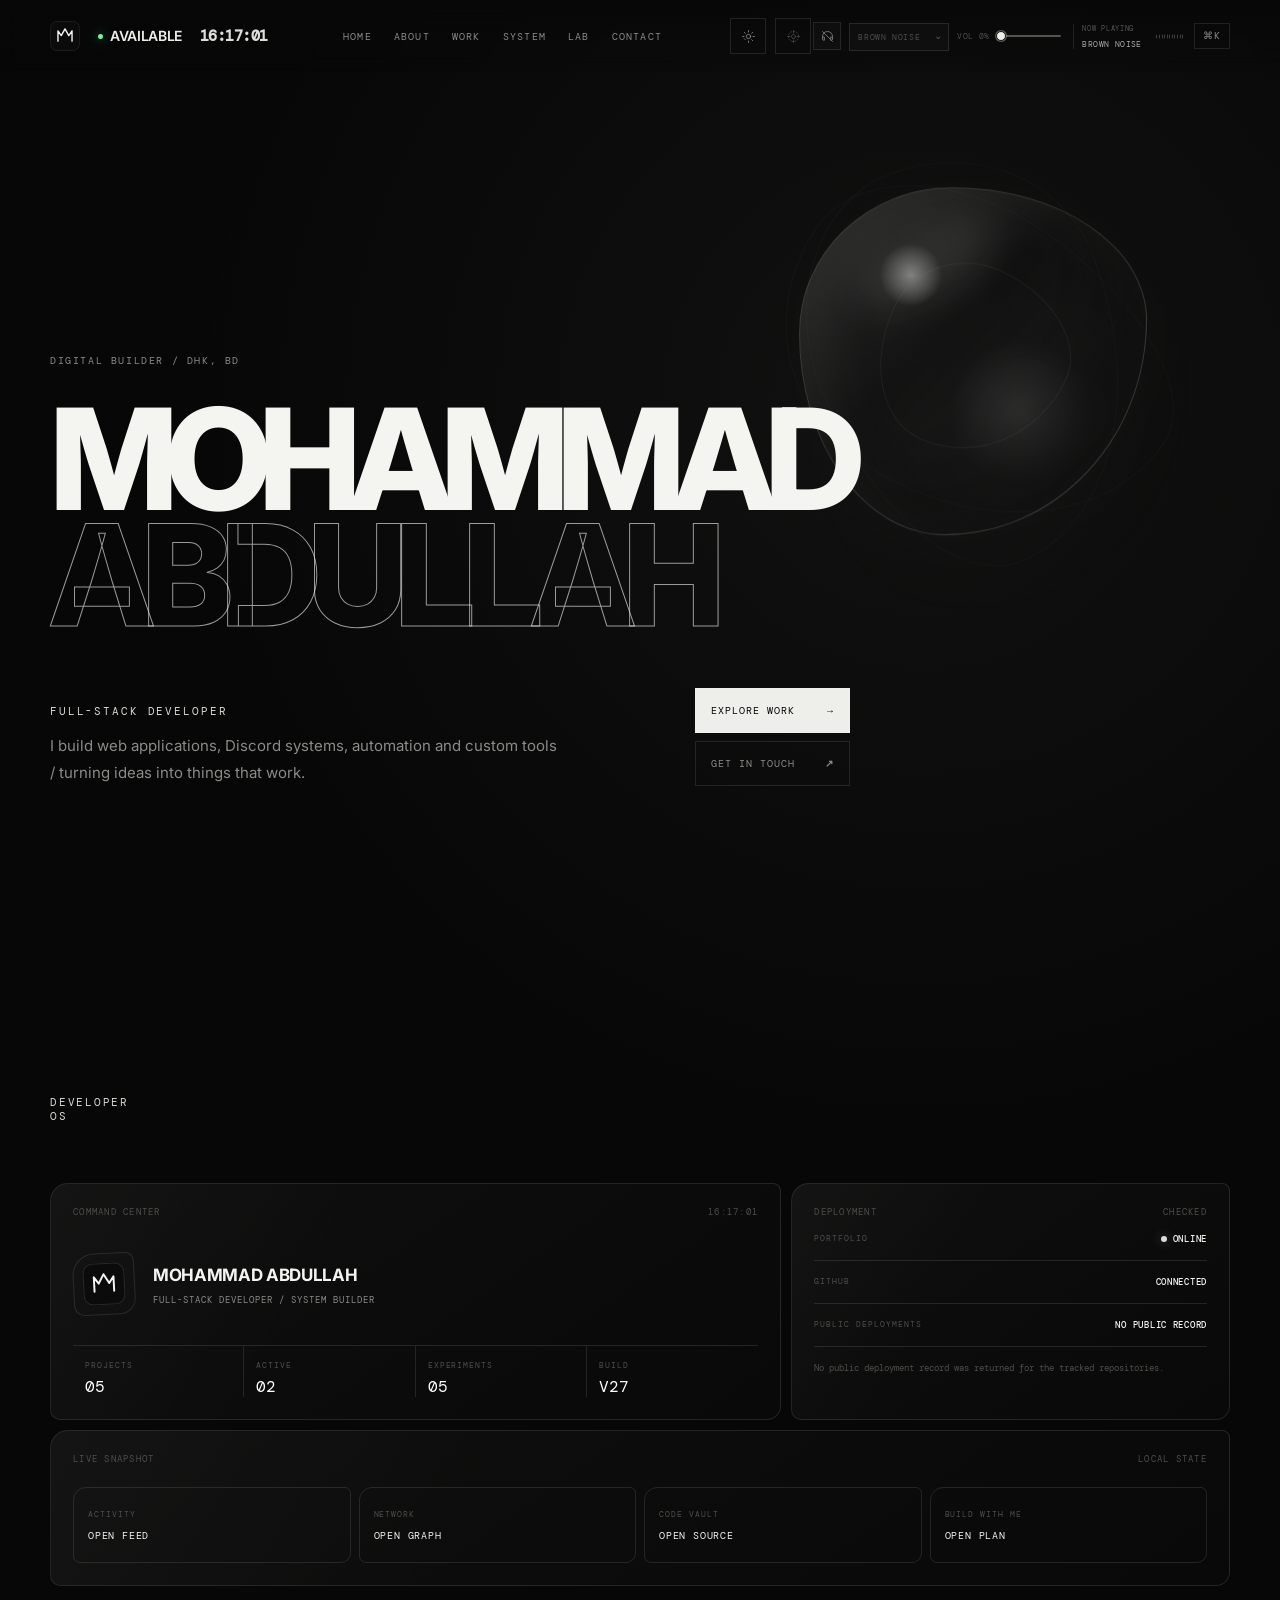
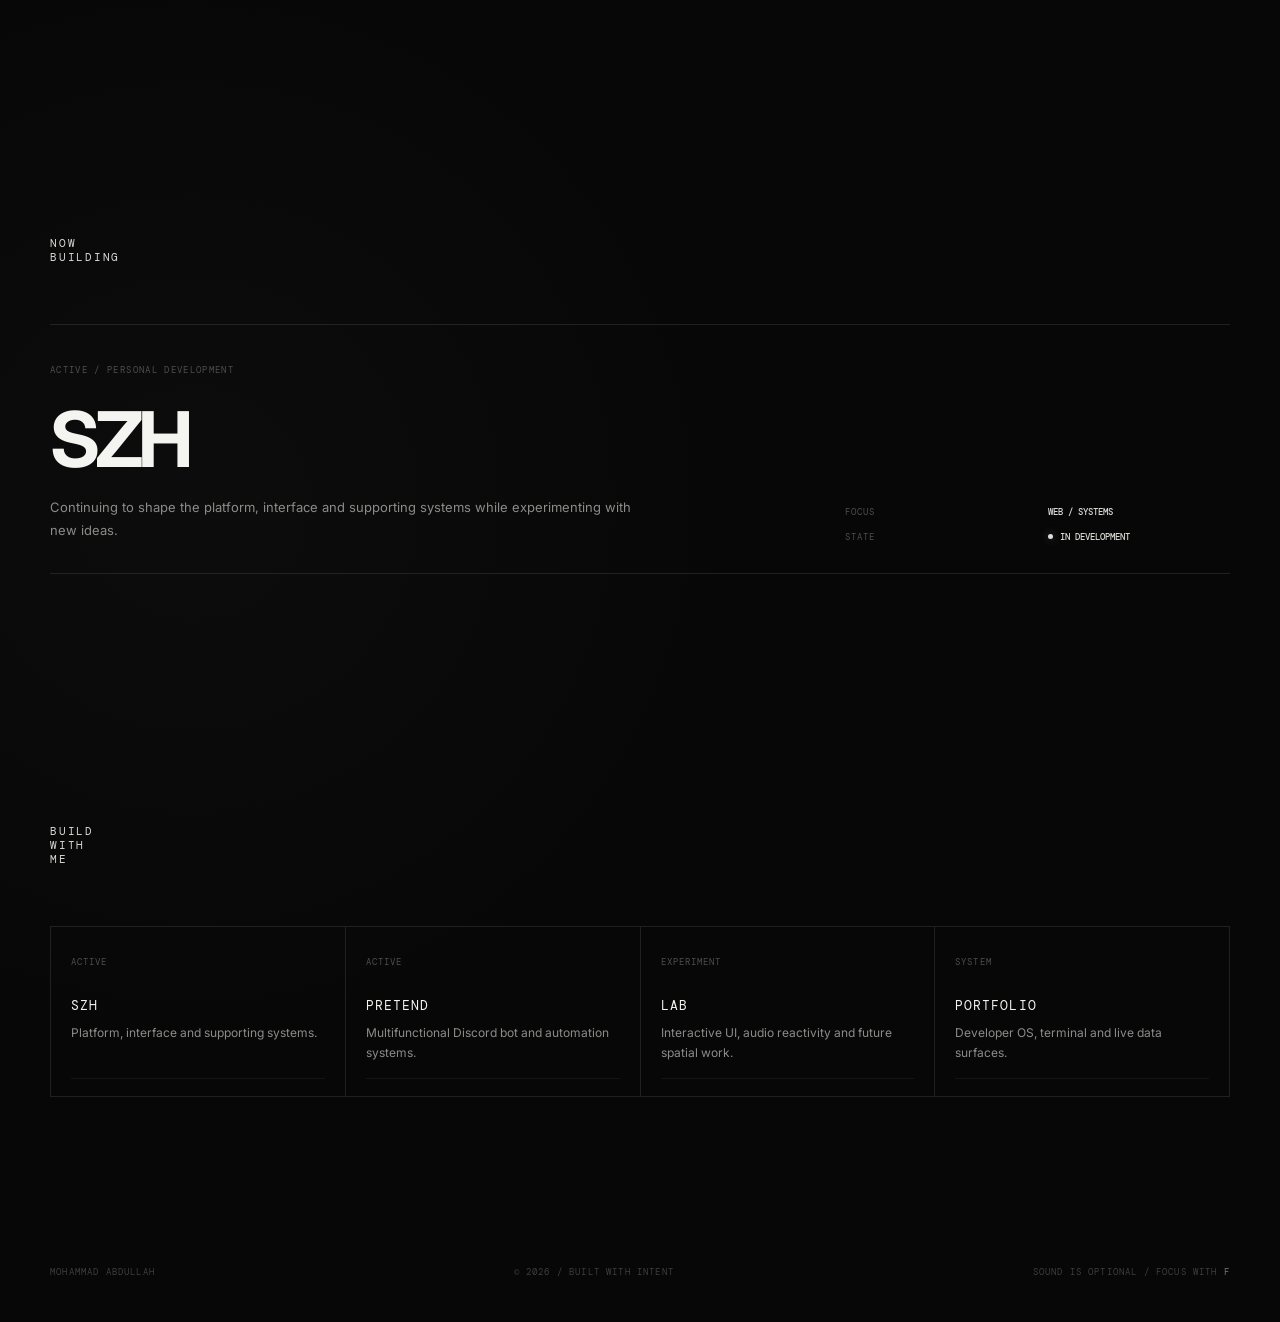
<file: index.html>
<!doctype html><html lang="en"><head><meta charset="UTF-8"><meta name="viewport" content="width=device-width, initial-scale=1.0"><meta name="theme-color" content="#080808"><meta name="description" content="Mohammad Abdullah / developer environment"><link rel="icon" type="image/svg+xml" href="assets/logo.svg"><script>try{if(localStorage.getItem("portfolio-theme")==="light")document.documentElement.classList.add("light-theme-preload")}catch{}</script><title>Mohammad Abdullah / Home</title><link rel="preconnect" href="https://fonts.googleapis.com"><link rel="preconnect" href="https://fonts.gstatic.com" crossorigin><link href="https://fonts.googleapis.com/css2?family=DM+Mono:wght@400;500&family=Inter:wght@400;500;600;700;800&display=swap" rel="stylesheet"><link rel="stylesheet" href="style.css"></head><body data-page="home"><div class="boot-screen" id="boot-screen" aria-hidden="true"><div class="boot-inner"><div class="boot-mark"><img src="assets/logo.svg" alt="Mohammad Abdullah logo"></div><div class="boot-line"><span>BOOT</span><i></i><strong id="boot-message">INITIALIZING INTERFACE</strong></div><div class="boot-progress"><i id="boot-progress-bar"></i></div></div></div><div class="noise" aria-hidden="true"></div><div class="custom-cursor" aria-hidden="true"></div><div class="custom-cursor-dot" aria-hidden="true"></div><nav class="site-nav"><div class="nav-content"><div class="nav-left"><a class="logo" href="index.html" aria-label="Mohammad Abdullah home"><img src="assets/logo.svg" alt="Mohammad Abdullah logo"></a><span class="nav-status"><i></i> AVAILABLE</span><span class="nav-clock" id="clock">00:00:00</span></div><div class="nav-links"><a data-page="home" href="index.html">Home</a><a data-page="about" href="about.html">About</a><a data-page="work" href="work.html">Work</a><a data-page="system" href="system.html">System</a><a data-page="lab" href="lab.html">Lab</a><a data-page="contact" href="contact.html">Contact</a></div><div class="nav-right"><button class="theme-toggle" id="theme-toggle" type="button" aria-label="Switch to light theme" aria-pressed="false" title="Switch theme"><svg viewBox="0 0 24 24" aria-hidden="true"><circle class="sun-core" cx="12" cy="12" r="3.5"></circle><g class="sun-rays"><path d="M12 2.5v2.2M12 19.3v2.2M2.5 12h2.2M19.3 12h2.2M5.3 5.3l1.6 1.6M17.1 17.1l1.6 1.6M18.7 5.3l-1.6 1.6M6.9 17.1l-1.6-1.6"></path></g><path class="moon-shape" d="M19 14.4A7.2 7.2 0 0 1 9.6 5a7.7 7.7 0 1 0 9.4 9.4Z"></path></svg></button><button class="nav-control" id="focus-toggle" type="button" aria-pressed="false" aria-label="Enable focus mode" title="Enable focus mode"><svg viewBox="0 0 24 24" aria-hidden="true"><circle cx="12" cy="12" r="3.2"></circle><path d="M12 2.5v4M12 17.5v4M2.5 12h4M17.5 12h4"></path><circle cx="12" cy="12" r="8.2" stroke-dasharray="1.5 3.2"></circle></svg></button><div class="sound-control" id="sound-control"><button class="sound-toggle" id="sound-toggle" type="button" aria-pressed="false" aria-label="Undeafen ambient sound" title="Undeafen ambient sound"><svg class="sound-icon" viewBox="0 0 24 24" aria-hidden="true"><path d="M4 13v-1a8 8 0 0 1 16 0v1M4 13v3a2 2 0 0 0 2 2h1v-5H4Zm16 0v3a2 2 0 0 1-2 2h-1v-5h3Z"/><path class="sound-slash" d="M4 4l16 16"/></svg></button><label class="sound-select-wrap" for="sound-track"><span class="sr-only">Background audio</span><select id="sound-track" aria-label="Choose background audio"><option value="brown-noise.mp3">BROWN NOISE</option><option value="rain.mp3">RAIN</option><option value="deep-space.mp3">DEEP SPACE</option><option value="night-drive.mp3">NIGHT DRIVE</option><option value="low-frequency.mp3">LOW FREQUENCY</option></select></label><label class="volume-control" for="sound-volume"><span class="volume-label">VOL <span id="sound-volume-value">18%</span></span><span class="volume-slider" id="volume-slider"><span class="volume-slider-track"><span class="volume-slider-fill"></span><span class="volume-slider-thumb"></span></span><input id="sound-volume" type="range" min="0" max="100" value="18" step="1" aria-label="Background audio volume"></span></label><div class="audio-now-playing" id="audio-now-playing" aria-live="polite"><div class="audio-now-playing-copy"><span>NOW PLAYING</span><strong id="audio-track-name">BROWN NOISE</strong></div><div class="audio-visualizer" id="audio-visualizer" aria-hidden="true"><i></i><i></i><i></i><i></i><i></i><i></i><i></i><i></i><i></i><i></i><i></i><i></i></div></div></div><button class="command-trigger" id="command-trigger" type="button" aria-label="Open command palette">⌘K</button><button class="mobile-menu-trigger" id="mobile-menu-trigger" type="button" aria-expanded="false" aria-controls="mobile-menu">MENU</button></div></div></nav><div class="mobile-menu" id="mobile-menu" aria-hidden="true"><div class="mobile-menu-backdrop" data-mobile-menu-close></div><div class="mobile-menu-panel" role="dialog" aria-modal="true" aria-label="Mobile navigation"><div class="mobile-menu-head"><span>NAVIGATION</span><button id="mobile-menu-close" type="button">ESC</button></div><div class="mobile-menu-links"><a href="index.html">Home </a><a href="about.html">About </a><a href="work.html">Work </a><a href="system.html">System </a><a href="lab.html">Lab </a><a href="contact.html">Contact </a><button class="mobile-theme-toggle" id="mobile-theme-toggle" type="button">LIGHT THEME </button></div><div class="mobile-menu-foot"><span>⌘K / COMMAND PALETTE</span><span>F / FOCUS</span></div></div></div><main class="page-main"><section class="hero" id="top"><div class="liquid-orb" aria-hidden="true"><div class="orb-core"></div><div class="orb-highlight"></div><div class="orb-ring orb-ring-a"></div><div class="orb-ring orb-ring-b"></div></div><div class="hero-copy reveal"><div class="eyebrow">DIGITAL BUILDER / DHK, BD</div><h1>Mohammad<br><span>Abdullah</span></h1><div class="hero-bottom"><div><p class="role">FULL-STACK DEVELOPER</p><p class="hero-description">I build web applications, Discord systems, automation and custom tools / turning ideas into things that work.</p></div><div class="hero-actions"><a class="button button-primary" href="work.html"><span>Explore work</span><b>→</b></a><a class="button button-ghost" href="contact.html"><span>Get in touch</span><b>↗</b></a></div></div></div></section><section class="section developer-os-section" id="command-center">
            <div class="section-header reveal"><h2>Developer OS</h2><div class="section-line"></div></div>
            <div class="os-grid reveal">
                <article class="os-panel os-primary">
                    <div class="os-panel-head"><span>COMMAND CENTER</span><span id="os-sync-time">LIVE</span></div>
                    <div class="os-identity"><span class="os-mark"><img src="assets/logo.svg" alt="Mohammad Abdullah logo"></span><div><strong>MOHAMMAD ABDULLAH</strong><p>FULL-STACK DEVELOPER / SYSTEM BUILDER</p></div></div>
                    <div class="os-metrics">
                        <div><span>PROJECTS</span><strong id="os-project-count">05</strong></div>
                        <div><span>ACTIVE</span><strong id="os-active-count">02</strong></div>
                        <div><span>EXPERIMENTS</span><strong>05</strong></div>
                        <div><span>BUILD</span><strong>V27</strong></div>
                    </div>
                </article>
                <article class="os-panel">
                    <div class="os-panel-head"><span>DEPLOYMENT</span><span id="deployment-state">CHECKING</span></div>
                    <div class="deployment-row"><span>PORTFOLIO</span><strong><i class="status-led online"></i> ONLINE</strong></div>
                    <div class="deployment-row"><span>GITHUB</span><strong id="deployment-github">SYNCING</strong></div>
                    <div class="deployment-row"><span>PUBLIC DEPLOYMENTS</span><strong id="deployment-public">CHECKING</strong></div>
                    <p class="os-note" id="deployment-note">Public deployment metadata is checked when the API exposes it.</p>
                </article>
                <article class="os-panel os-wide">
                    <div class="os-panel-head"><span>LIVE SNAPSHOT</span><span>LOCAL STATE</span></div>
                    <div class="snapshot-grid">
                        <button data-os-target="activity"><span>ACTIVITY</span><strong>OPEN FEED</strong></button>
                        <button data-os-target="network"><span>NETWORK</span><strong>OPEN GRAPH</strong></button>
                        <button data-os-target="vault"><span>CODE VAULT</span><strong>OPEN SOURCE</strong></button>
                        <button data-os-target="build-plan"><span>BUILD WITH ME</span><strong>OPEN PLAN</strong></button>
                    </div>
                </article>
            </div>
        </section><section class="section now-building" id="building">
            <div class="section-header reveal">
                
                <h2>Now Building</h2>
                <div class="section-line"></div>
            </div>
            <div class="building-card reveal">
                <div>
                    <span class="building-kicker">ACTIVE / PERSONAL DEVELOPMENT</span>
                    <h3>SZH</h3>
                    <p>Continuing to shape the platform, interface and supporting systems while experimenting with new ideas.</p>
                </div>
                <div class="building-meta">
                    <span>FOCUS</span><strong>WEB / SYSTEMS</strong>
                    <span>STATE</span><strong class="building-live"><i></i> IN DEVELOPMENT</strong>
                </div>
            </div>
        </section><section class="section build-plan-section" id="build-plan">
            <div class="section-header reveal"><h2>Build With Me</h2><div class="section-line"></div></div>
            <div class="build-plan-grid reveal" id="build-plan-grid">
                <article class="build-plan-item"><span>ACTIVE</span><b>SZH</b><p>Platform, interface and supporting systems.</p></article>
                <article class="build-plan-item"><span>ACTIVE</span><b>PRETEND</b><p>Multifunctional Discord bot and automation systems.</p></article>
                <article class="build-plan-item"><span>EXPERIMENT</span><b>LAB</b><p>Interactive UI, audio reactivity and future spatial work.</p></article>
                <article class="build-plan-item"><span>SYSTEM</span><b>PORTFOLIO</b><p>Developer OS, terminal and live data surfaces.</p></article>
            </div>
        </section></main><div class="diagnostics-modal" id="diagnostics-modal" aria-hidden="true"><div class="diagnostics-backdrop"></div><div class="diagnostics-dialog"><div class="terminal-bar"><div class="terminal-lights"><i></i><i></i><i></i></div><span id="diagnostics-title">system://diagnostics</span><button id="diagnostics-close" type="button">ESC</button></div><div class="diagnostics-body" id="diagnostics-body"></div></div></div><div class="developer-mode-indicator" id="developer-mode-indicator">DEVELOPER MODE / ENABLED</div><div class="developer-panel" id="developer-panel" aria-hidden="true">
        <div class="developer-panel-inner">
            <div class="terminal-bar"><div class="terminal-lights"><i></i><i></i><i></i></div><span>dev://internal</span><button id="developer-panel-close" type="button">ESC</button></div>
            <div class="developer-panel-content">
                <span>INTERNAL SYSTEMS</span><h2>Developer Mode</h2><p>Experimental controls exposed. These tools only alter the interface locally.</p>
                <div class="developer-tools">
                    <button data-dev-action="inspect">INSPECT UI</button><button data-dev-action="orbit">ORBIT SHIFT</button><button data-dev-action="matrix">MATRIX</button><button data-dev-action="debug">DEBUG STATE</button>
                </div>
                <pre id="developer-output">$ sudo mode
access granted</pre>
            </div>
        </div>
    </div><div class="build-mode-indicator" id="build-mode-indicator">BUILD MODE / INTERNALS EXPOSED</div><div class="shortcut-overlay" id="shortcut-overlay" aria-hidden="true">
        <div class="shortcut-dialog">
            <div class="terminal-bar"><div class="terminal-lights"><i></i><i></i><i></i></div><span>shortcuts://portfolio</span><button id="shortcut-close" type="button">ESC</button></div>
            <div class="shortcut-grid">
                <span>CTRL + K</span><b>COMMAND PALETTE</b><span>CTRL + /</span><b>TERMINAL</b><span>F</span><b>FOCUS MODE</b><span>J / K</span><b>SCROLL</b><span>?</span><b>SHORTCUTS</b><span>CTRL + SHIFT + D</span><b>BUILD MODE</b>
            </div>
        </div>
    </div><div class="unknown-overlay" id="unknown-overlay" aria-hidden="true">
        <div class="unknown-dialog"><div class="terminal-bar"><div class="terminal-lights"><i></i><i></i><i></i></div><span>unknown://system</span><button id="unknown-close" type="button">ESC</button></div><div class="unknown-body"><span>ROUTE FOUND</span><h2>UNKNOWN SYSTEM</h2><p>This interface was not indexed.</p><pre>$ whoami
visitor

$ status
ACTIVE

$ exit
Route remains open.</pre></div></div>
    </div><div class="project-terminal" id="project-terminal" aria-hidden="true">
        <div class="project-terminal-dialog" role="dialog" aria-modal="true">
            <div class="terminal-bar"><div class="terminal-lights"><i></i><i></i><i></i></div><span>casefile://szh</span><button id="project-terminal-close" type="button">ESC</button></div>
            <div class="project-terminal-body" id="project-terminal-body"></div>
            <div class="project-terminal-input"><span>$</span><input id="project-terminal-input" autocomplete="off" spellcheck="false" placeholder="type overview, architecture, technology, website..." aria-label="Project case file command"></div>
        </div>
    </div><div class="case-study-modal" id="case-study-modal" aria-hidden="true">
        <div class="case-study-backdrop" data-case-close></div>
        <div class="case-study-dialog" role="dialog" aria-modal="true" aria-labelledby="case-study-title">
            <div class="terminal-bar"><div class="terminal-lights"><i></i><i></i><i></i></div><span id="case-study-route">casefile://project</span><button id="case-study-close" type="button">ESC</button></div>
            <div class="case-study-body">
                <div class="case-study-kicker" id="case-study-kicker">PROJECT CASE FILE</div>
                <h2 id="case-study-title">PROJECT</h2>
                <p class="case-study-summary" id="case-study-summary"></p>
                <div class="case-study-grid">
                    <div><span>TYPE</span><strong id="case-study-type"></strong></div>
                    <div><span>STATUS</span><strong id="case-study-status"></strong></div>
                    <div><span>STACK</span><strong id="case-study-stack"></strong></div>
                    <div><span>FOCUS</span><strong id="case-study-focus"></strong></div>
                </div>
                <div class="case-study-copy"><span>WHAT I BUILT</span><p id="case-study-build"></p></div>
                <div class="case-study-actions"><a id="case-study-link" href="#" target="_blank" rel="noopener">VISIT PROJECT <span>↗</span></a><button id="case-study-close-bottom" type="button">CLOSE</button></div>
            </div>
        </div>
    </div><div class="command-palette" id="command-palette" aria-hidden="true"><div class="palette-backdrop" data-palette-close></div><div class="palette-dialog" role="dialog" aria-modal="true" aria-labelledby="palette-title"><div class="palette-header"><div><span class="palette-kicker">COMMAND</span><h2 id="palette-title">What do you want to open?</h2></div><button id="palette-close" class="palette-close" type="button">ESC</button></div><div class="palette-search-wrap"><span>/</span><input id="palette-search" type="search" autocomplete="off" placeholder="Search commands..." aria-label="Search commands"><kbd>ESC</kbd></div><div class="palette-list" id="palette-list" role="listbox" aria-label="Commands"></div><div class="palette-footer"><span>↑↓ navigate</span><span>↵ select</span><span>ESC close</span></div></div></div><footer><div>MOHAMMAD ABDULLAH</div><div>© 2026 / BUILT WITH INTENT</div><div class="footer-hint">SOUND IS OPTIONAL / FOCUS WITH <span>F</span></div></footer><script src="data.js"></script>
<script src="js/core.js"></script>
<script src="js/terminal.js"></script>
<script src="js/palette.js"></script>
<script src="js/integrations.js"></script>
<script src="js/interface.js"></script>
<script src="js/audio.js"></script>
<script src="js/focus.js"></script>
<script src="js/projects.js"></script>
<script src="js/environment.js"></script>
<script src="js/graphs.js"></script>
<script src="js/data-systems.js"></script>
<script src="js/activity.js"></script></body></html>
</file>
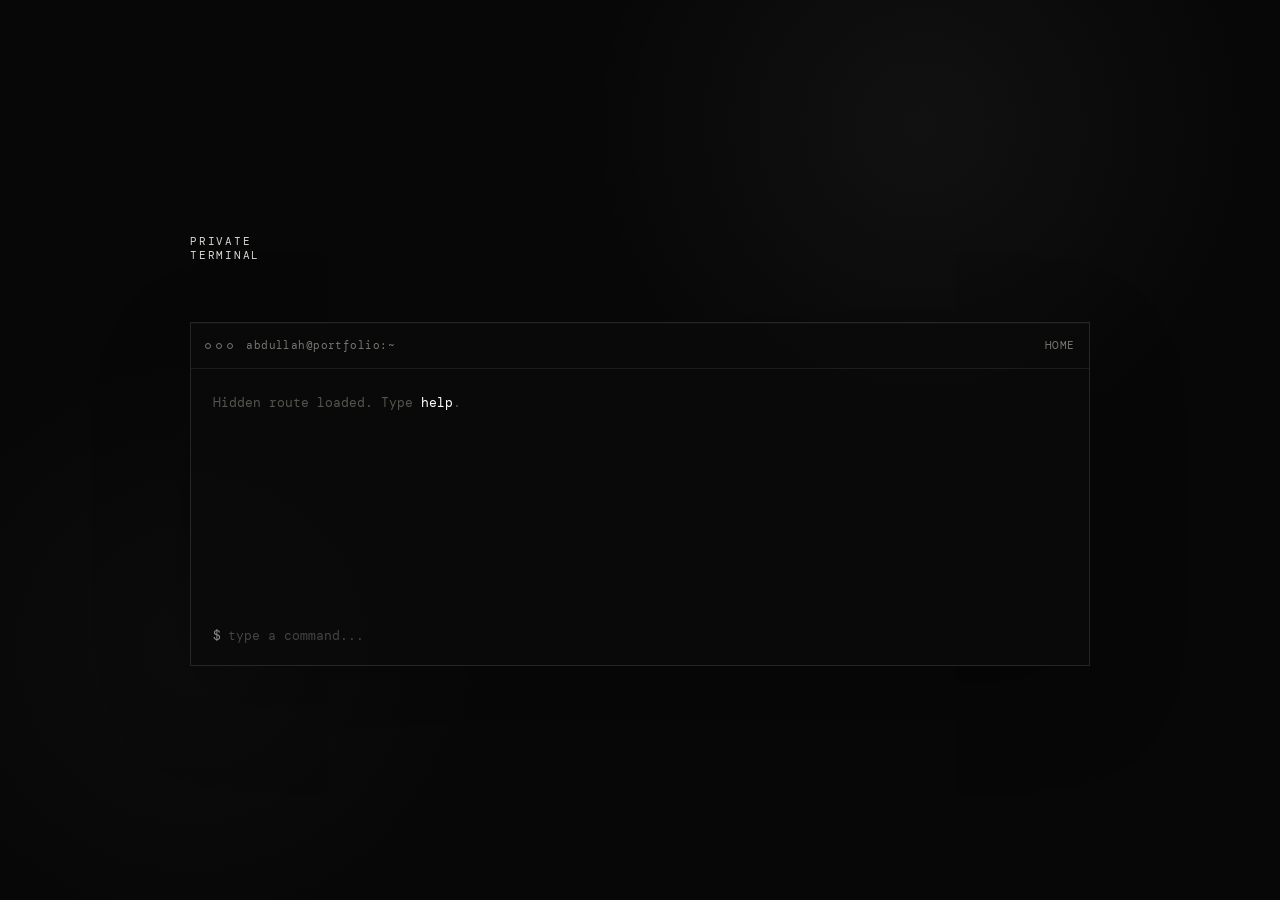
<file: terminal/index.html>
<!DOCTYPE html>
<html lang="en">
<head>
<meta charset="UTF-8">
<meta name="viewport" content="width=device-width, initial-scale=1.0">
<meta name="theme-color" content="#070707">
<link rel="icon" type="image/svg+xml" href="../assets/logo.svg">
    <title>Mohammad Abdullah</title>
<link rel="preconnect" href="https://fonts.googleapis.com">
<link rel="preconnect" href="https://fonts.gstatic.com" crossorigin>
<link href="https://fonts.googleapis.com/css2?family=DM+Mono:wght@400;500&family=Inter:wght@400;500;600;700;800&display=swap" rel="stylesheet">
<link rel="stylesheet" href="../style.css">
</head>
<body>
<main style="width:min(900px,calc(100% - 40px));margin:0 auto;padding:80px 0;min-height:100vh;display:grid;align-content:center;">
<div class="section-header"><h2>Private Terminal</h2><div class="section-line"></div></div>
<div class="terminal-window">
<div class="terminal-bar"><div class="terminal-lights"><i></i><i></i><i></i></div><span>abdullah@portfolio:~</span><a href="../index.html#top">HOME</a></div>
<div class="terminal-output" id="terminal-output"><div class="terminal-line terminal-muted">Hidden route loaded. Type <span>help</span>.</div></div>
<form class="terminal-input-row" id="terminal-form"><label for="terminal-input">$</label><input id="terminal-input" type="text" autocomplete="off" spellcheck="false" placeholder="type a command..." autofocus></form>
</div>
</main>
<script src="../data.js"></script><script src="../js/terminal.js"></script>
</body>
</html>
</file>
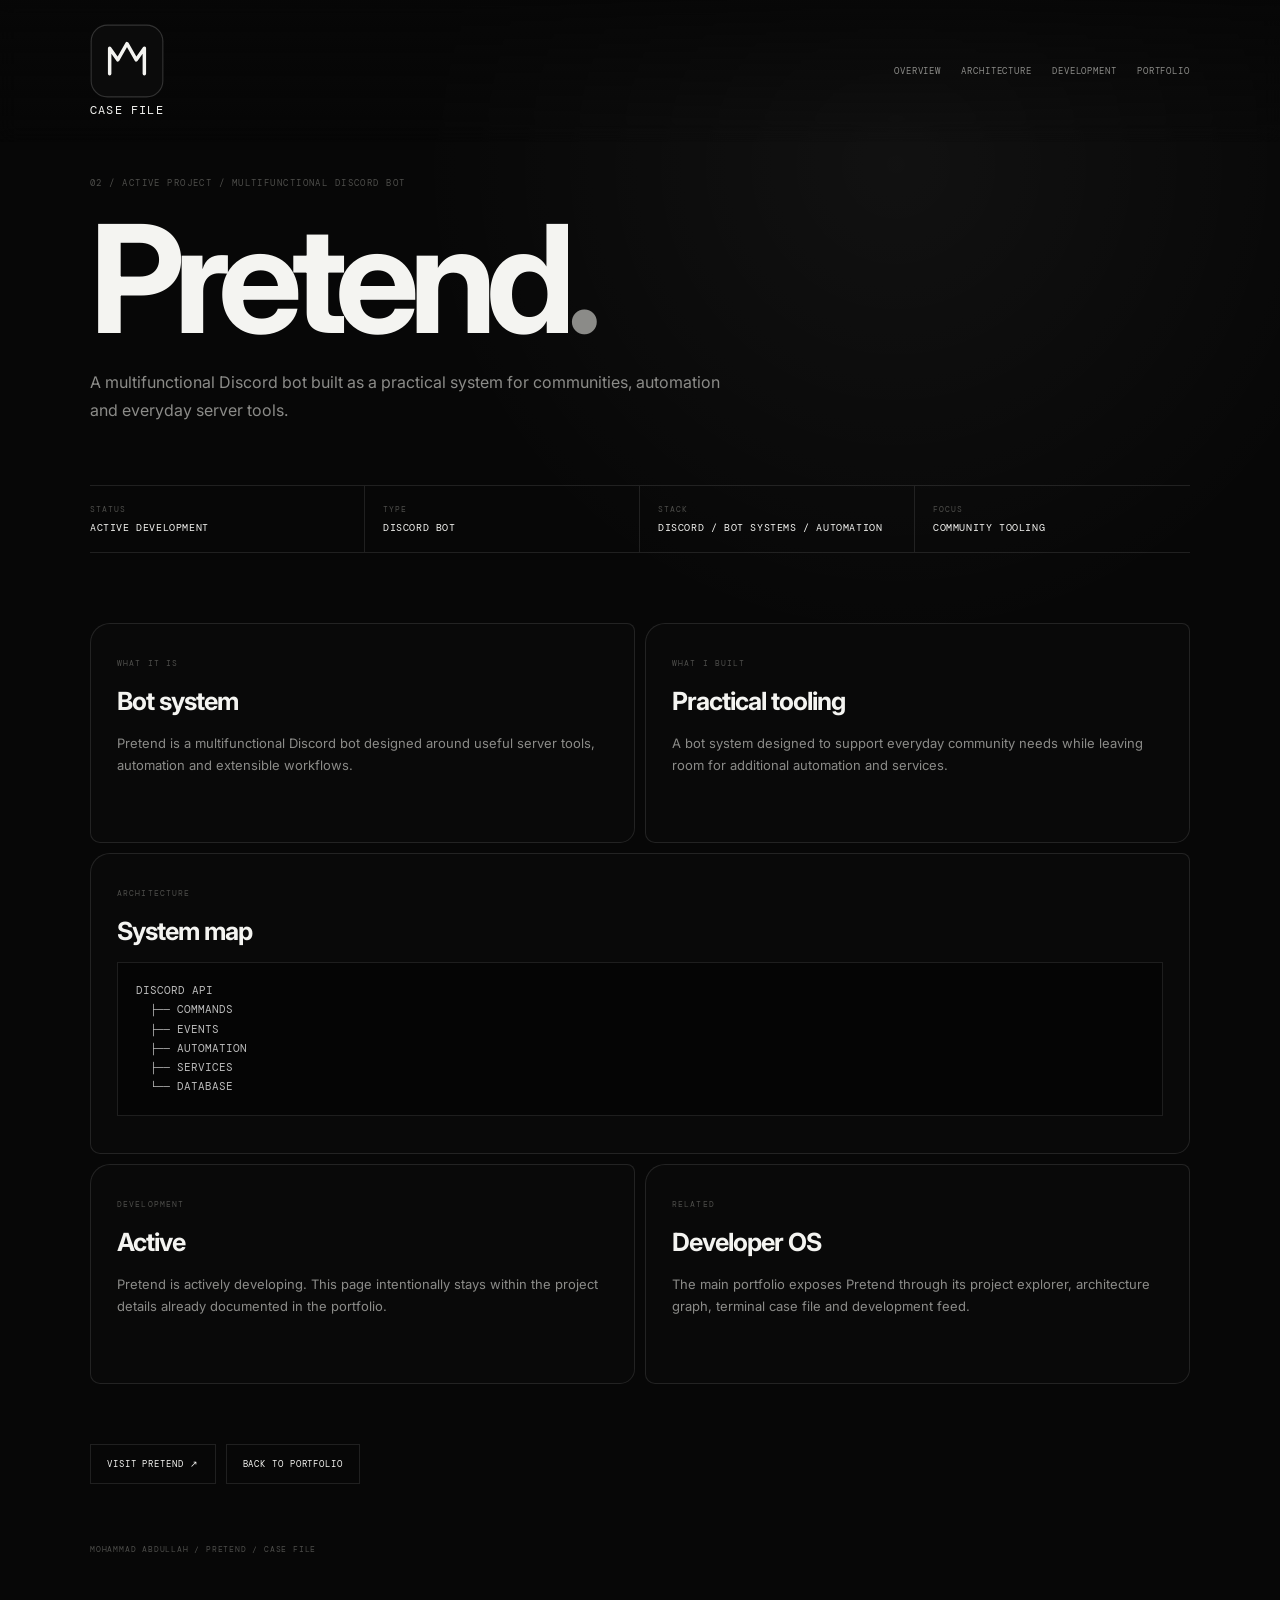
<file: projects/pretend/index.html>
<!DOCTYPE html><html lang="en"><head><meta charset="UTF-8"><meta name="viewport" content="width=device-width,initial-scale=1"><meta name="description" content="Pretend project case file by Mohammad Abdullah"><title>Pretend / Mohammad Abdullah</title><link rel="icon" href="../../assets/logo.svg"><link rel="preconnect" href="https://fonts.googleapis.com"><link rel="preconnect" href="https://fonts.gstatic.com" crossorigin><link href="https://fonts.googleapis.com/css2?family=DM+Mono:wght@400;500&family=Inter:wght@400;500;600;700;800&display=swap" rel="stylesheet"><link rel="stylesheet" href="../../project.css"></head><body><nav class="case-nav"><div class="case-nav-inner"><a class="case-logo" href="../../work.html"><img src="../../assets/logo.svg" alt="Mohammad Abdullah logo"><span>CASE FILE</span></a><div class="case-nav-links"><a href="#overview">Overview</a><a href="#architecture">Architecture</a><a href="#development">Development</a><a href="../../work.html">Portfolio</a></div></div></nav><main class="case-main"><header class="case-hero" id="overview"><span class="case-kicker">02 / ACTIVE PROJECT / MULTIFUNCTIONAL DISCORD BOT</span><h1>Pretend<span>.</span></h1><p class="case-summary">A multifunctional Discord bot built as a practical system for communities, automation and everyday server tools.</p></header><div class="case-meta"><div><span>STATUS</span><strong>ACTIVE DEVELOPMENT</strong></div><div><span>TYPE</span><strong>DISCORD BOT</strong></div><div><span>STACK</span><strong>DISCORD / BOT SYSTEMS / AUTOMATION</strong></div><div><span>FOCUS</span><strong>COMMUNITY TOOLING</strong></div></div><div class="case-grid"><section class="case-block"><span>WHAT IT IS</span><h2>Bot system</h2><p>Pretend is a multifunctional Discord bot designed around useful server tools, automation and extensible workflows.</p></section><section class="case-block"><span>WHAT I BUILT</span><h2>Practical tooling</h2><p>A bot system designed to support everyday community needs while leaving room for additional automation and services.</p></section><section class="case-block wide" id="architecture"><span>ARCHITECTURE</span><h2>System map</h2><pre class="case-code">DISCORD API
  ├── COMMANDS
  ├── EVENTS
  ├── AUTOMATION
  ├── SERVICES
  └── DATABASE</pre></section><section class="case-block" id="development"><span>DEVELOPMENT</span><h2>Active</h2><p>Pretend is actively developing. This page intentionally stays within the project details already documented in the portfolio.</p></section><section class="case-block"><span>RELATED</span><h2>Developer OS</h2><p>The main portfolio exposes Pretend through its project explorer, architecture graph, terminal case file and development feed.</p></section></div><div class="case-actions"><a class="case-button" href="https://quehole.github.io/pretend/" target="_blank" rel="noopener">VISIT PRETEND ↗</a><a class="case-button" href="../../work.html">BACK TO PORTFOLIO</a></div><footer class="case-footer">MOHAMMAD ABDULLAH / PRETEND / CASE FILE</footer></main></body></html>
</file>
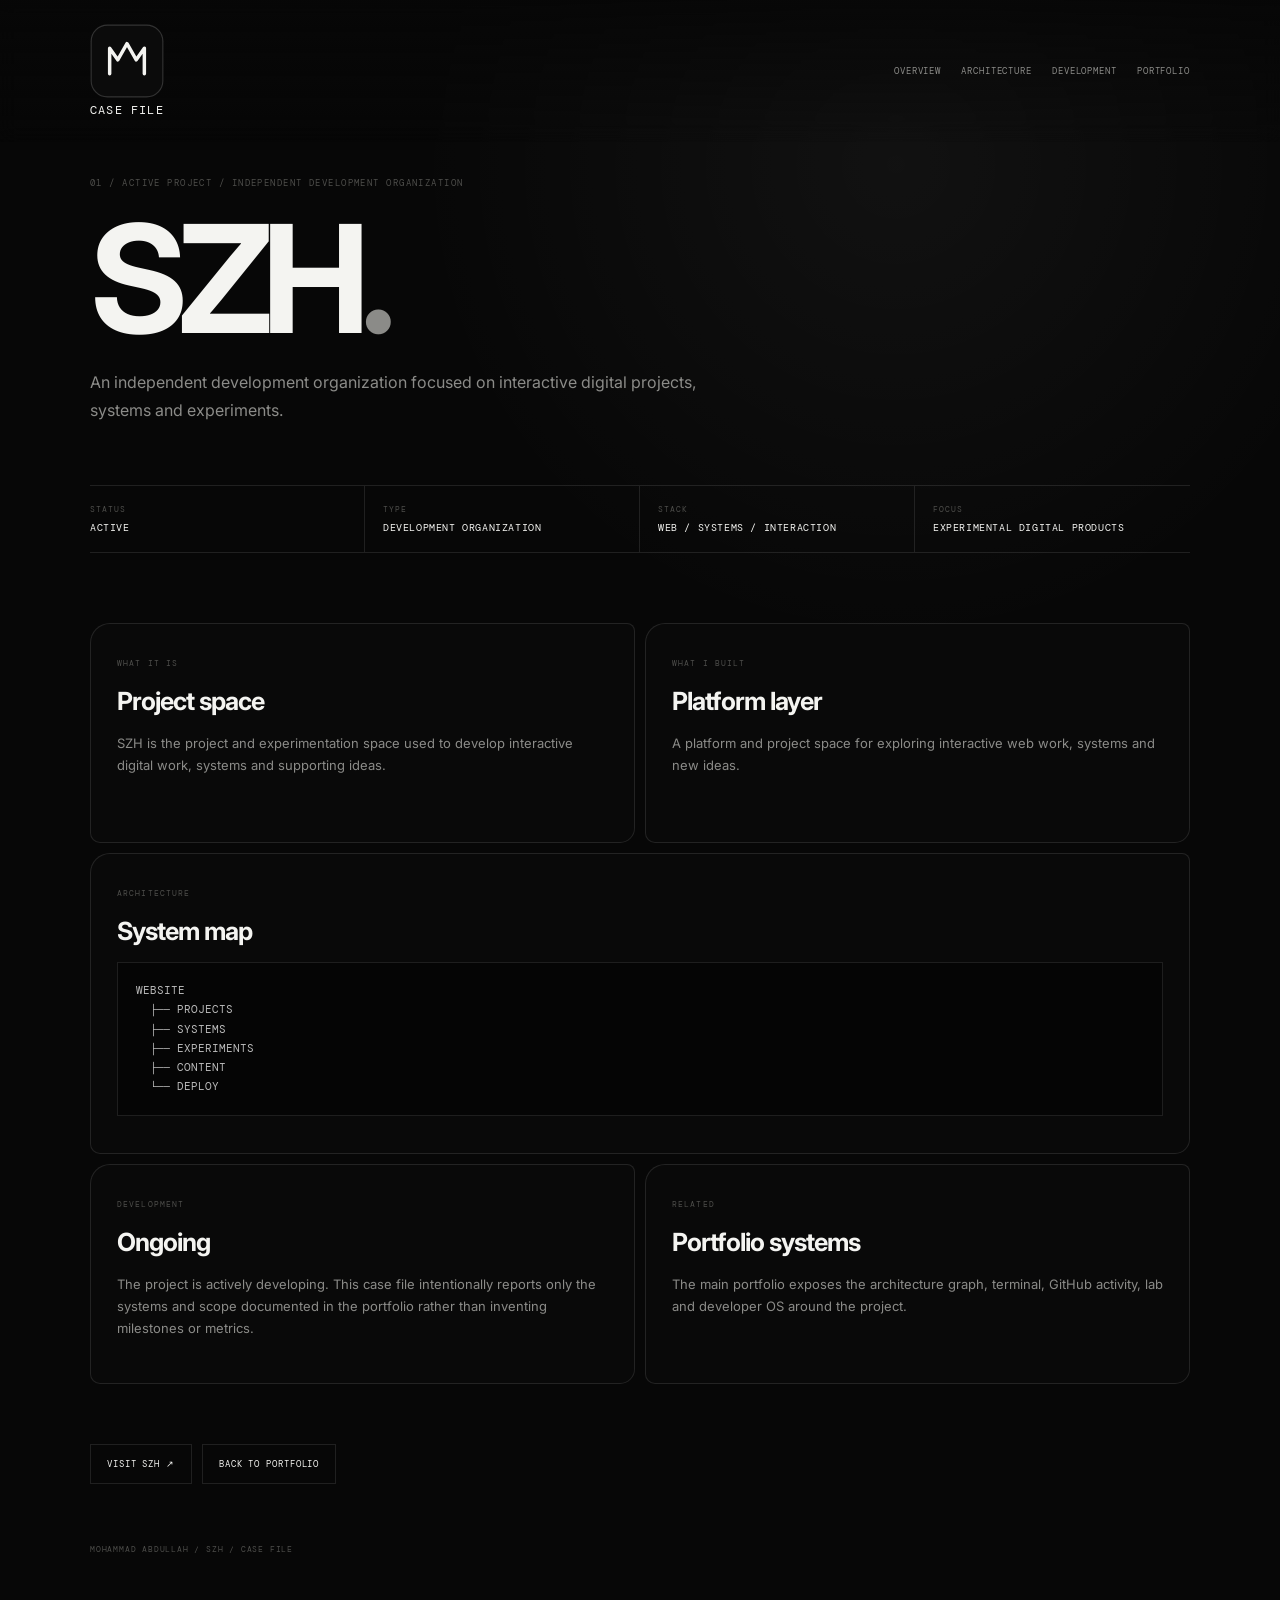
<file: projects/szh/index.html>
<!DOCTYPE html><html lang="en"><head><meta charset="UTF-8"><meta name="viewport" content="width=device-width,initial-scale=1"><meta name="description" content="SZH project case file by Mohammad Abdullah"><title>SZH / Mohammad Abdullah</title><link rel="icon" href="../../assets/logo.svg"><link rel="preconnect" href="https://fonts.googleapis.com"><link rel="preconnect" href="https://fonts.gstatic.com" crossorigin><link href="https://fonts.googleapis.com/css2?family=DM+Mono:wght@400;500&family=Inter:wght@400;500;600;700;800&display=swap" rel="stylesheet"><link rel="stylesheet" href="../../project.css"></head><body><nav class="case-nav"><div class="case-nav-inner"><a class="case-logo" href="../../work.html"><img src="../../assets/logo.svg" alt="Mohammad Abdullah logo"><span>CASE FILE</span></a><div class="case-nav-links"><a href="#overview">Overview</a><a href="#architecture">Architecture</a><a href="#development">Development</a><a href="../../work.html">Portfolio</a></div></div></nav><main class="case-main"><header class="case-hero" id="overview"><span class="case-kicker">01 / ACTIVE PROJECT / INDEPENDENT DEVELOPMENT ORGANIZATION</span><h1>SZH<span>.</span></h1><p class="case-summary">An independent development organization focused on interactive digital projects, systems and experiments.</p></header><div class="case-meta"><div><span>STATUS</span><strong>ACTIVE</strong></div><div><span>TYPE</span><strong>DEVELOPMENT ORGANIZATION</strong></div><div><span>STACK</span><strong>WEB / SYSTEMS / INTERACTION</strong></div><div><span>FOCUS</span><strong>EXPERIMENTAL DIGITAL PRODUCTS</strong></div></div><div class="case-grid"><section class="case-block"><span>WHAT IT IS</span><h2>Project space</h2><p>SZH is the project and experimentation space used to develop interactive digital work, systems and supporting ideas.</p></section><section class="case-block"><span>WHAT I BUILT</span><h2>Platform layer</h2><p>A platform and project space for exploring interactive web work, systems and new ideas.</p></section><section class="case-block wide" id="architecture"><span>ARCHITECTURE</span><h2>System map</h2><pre class="case-code">WEBSITE
  ├── PROJECTS
  ├── SYSTEMS
  ├── EXPERIMENTS
  ├── CONTENT
  └── DEPLOY</pre></section><section class="case-block" id="development"><span>DEVELOPMENT</span><h2>Ongoing</h2><p>The project is actively developing. This case file intentionally reports only the systems and scope documented in the portfolio rather than inventing milestones or metrics.</p></section><section class="case-block"><span>RELATED</span><h2>Portfolio systems</h2><p>The main portfolio exposes the architecture graph, terminal, GitHub activity, lab and developer OS around the project.</p></section></div><div class="case-actions"><a class="case-button" href="https://quehole.github.io/szh-website/" target="_blank" rel="noopener">VISIT SZH ↗</a><a class="case-button" href="../../work.html">BACK TO PORTFOLIO</a></div><footer class="case-footer">MOHAMMAD ABDULLAH / SZH / CASE FILE</footer></main></body></html>
</file>
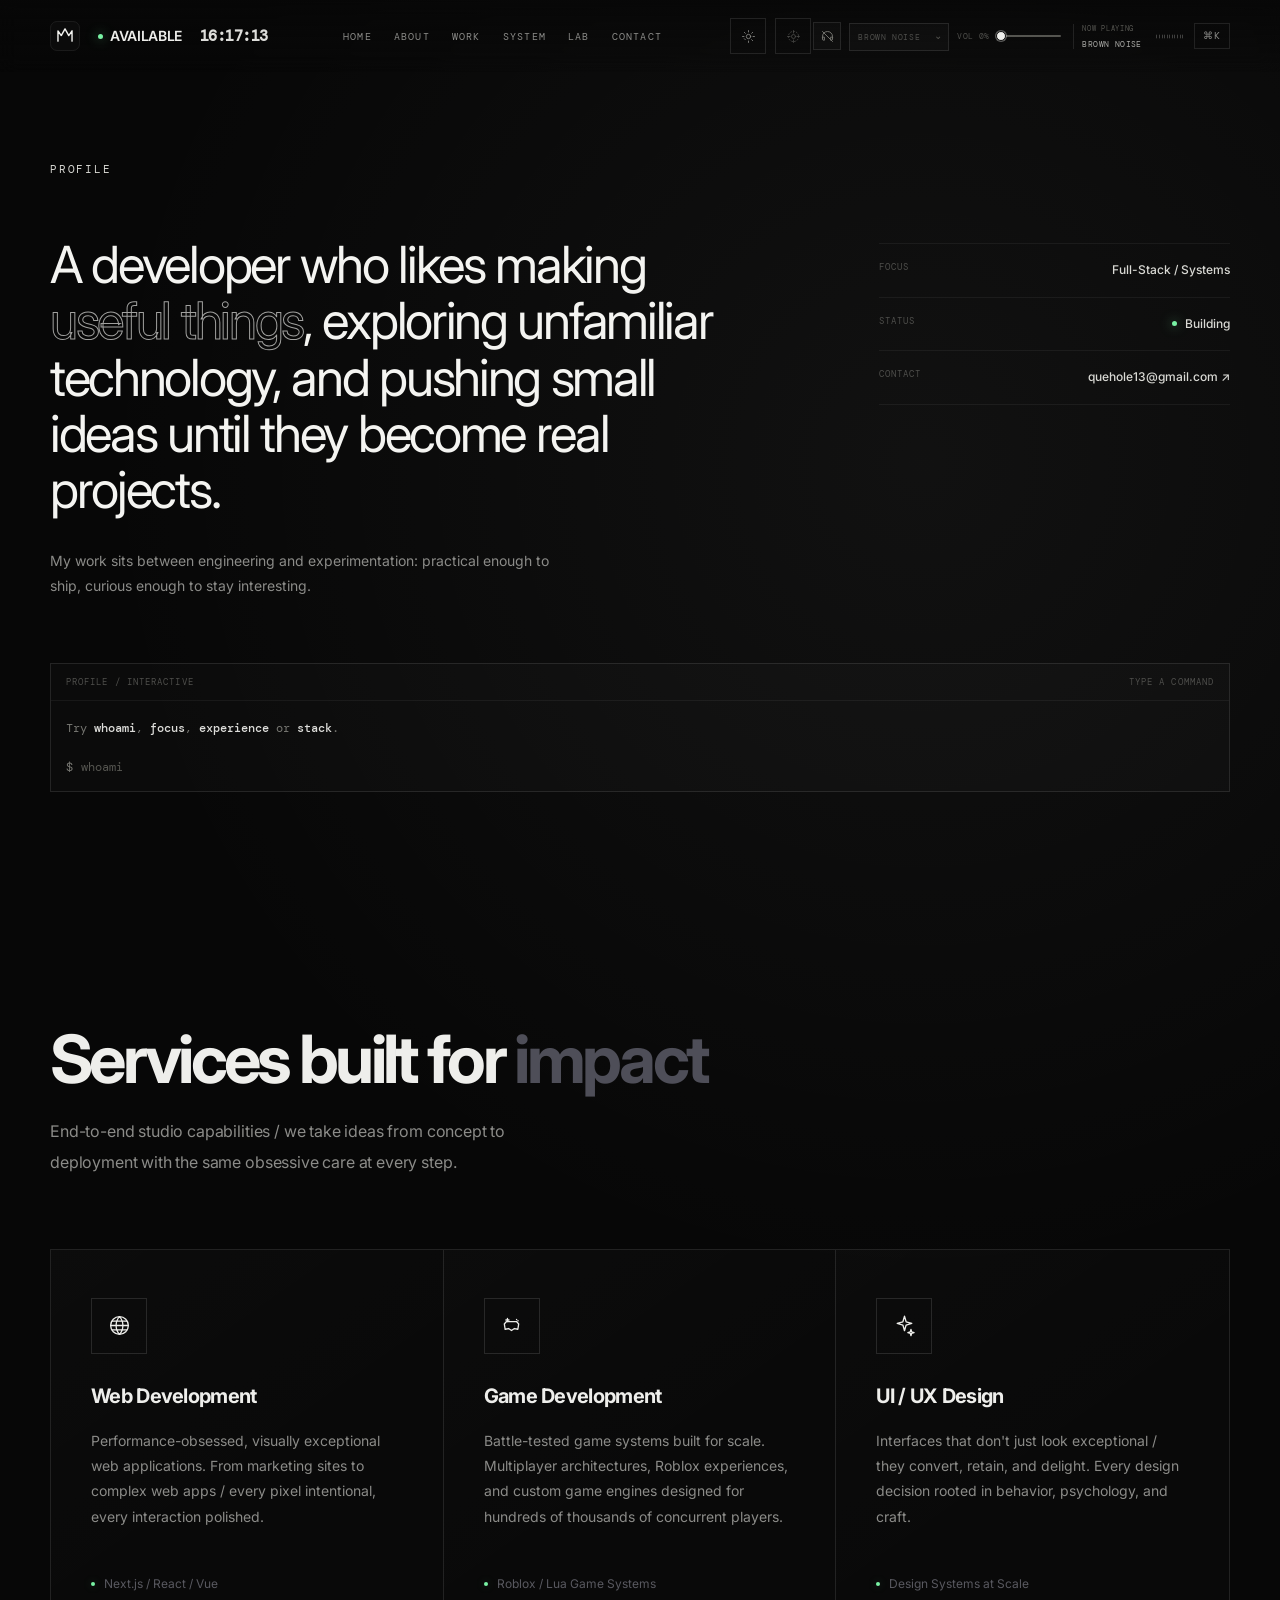
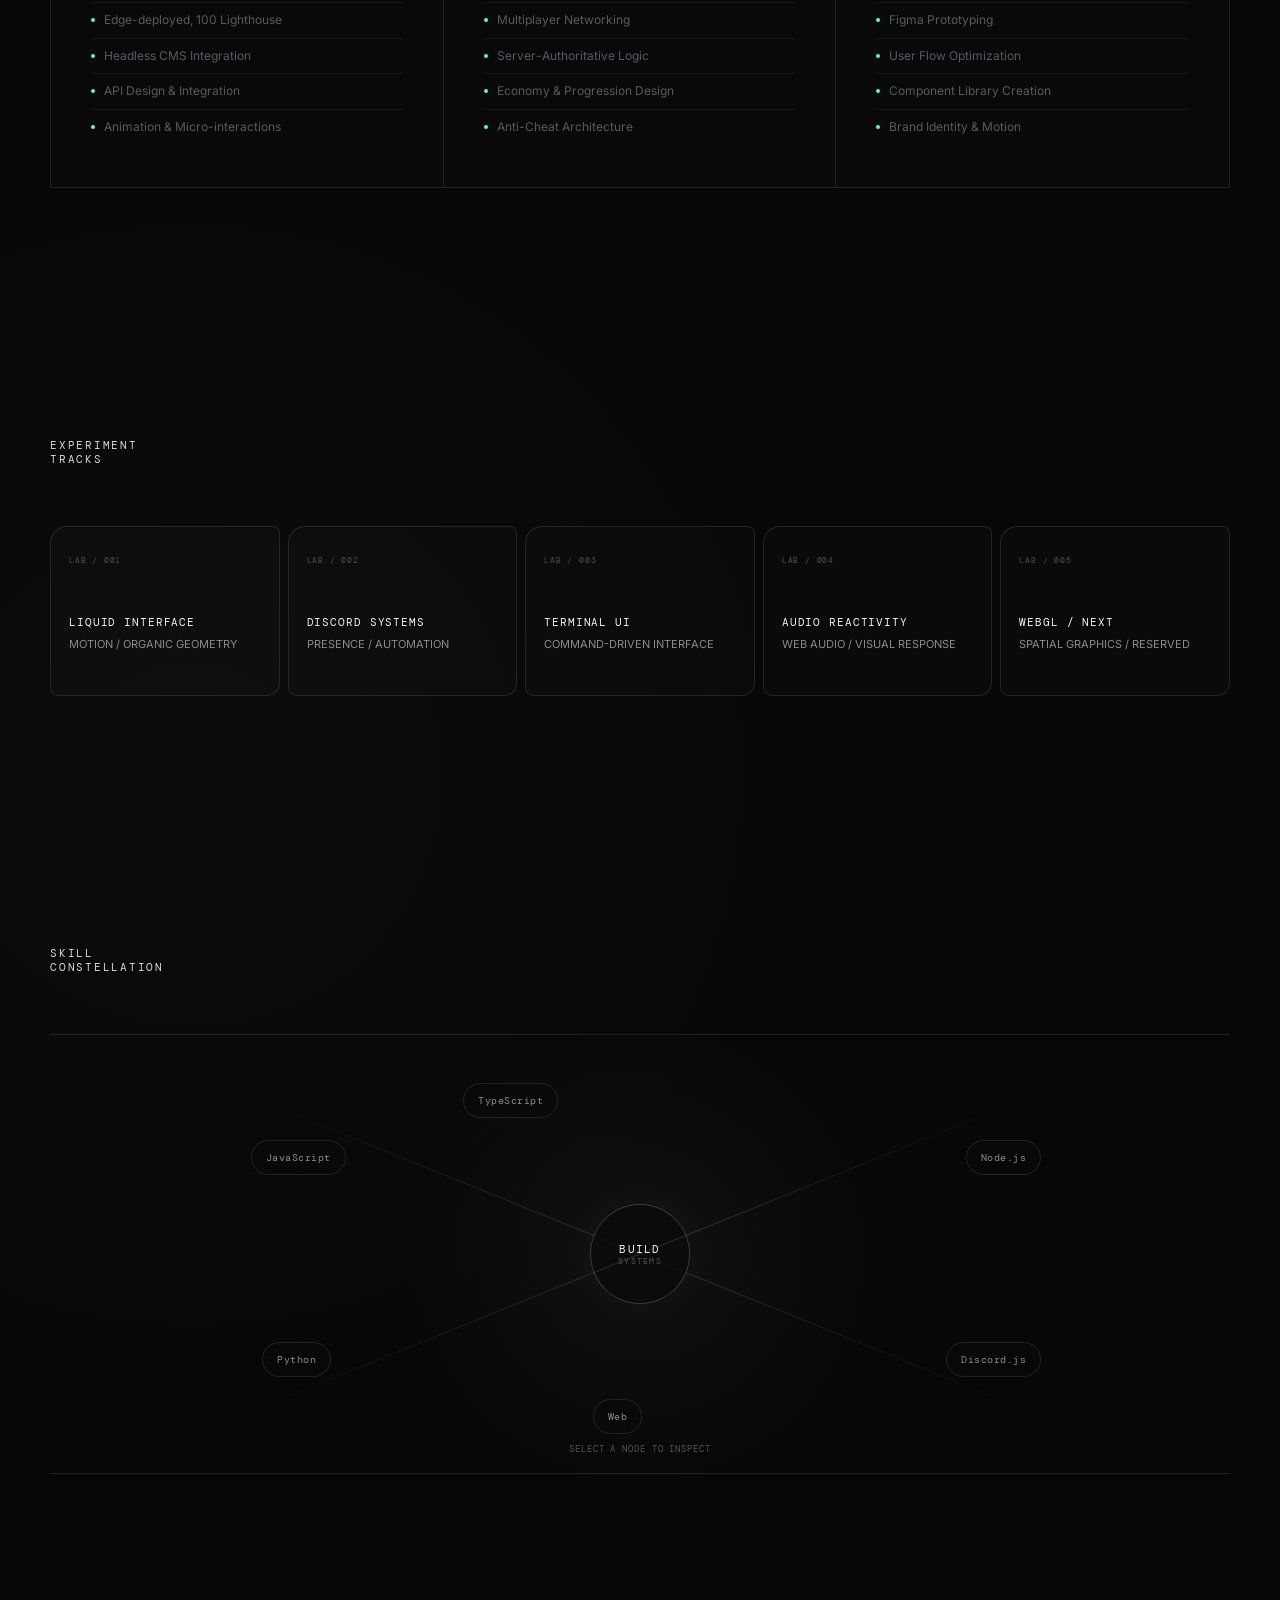
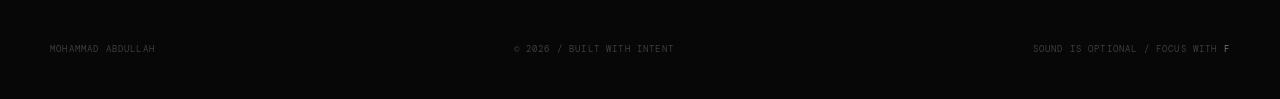
<file: about.html>
<!doctype html><html lang="en"><head><meta charset="UTF-8"><meta name="viewport" content="width=device-width, initial-scale=1.0"><meta name="theme-color" content="#080808"><meta name="description" content="Mohammad Abdullah / developer environment"><link rel="icon" type="image/svg+xml" href="assets/logo.svg"><script>try{if(localStorage.getItem("portfolio-theme")==="light")document.documentElement.classList.add("light-theme-preload")}catch{}</script><title>About / Mohammad Abdullah</title><link rel="preconnect" href="https://fonts.googleapis.com"><link rel="preconnect" href="https://fonts.gstatic.com" crossorigin><link href="https://fonts.googleapis.com/css2?family=DM+Mono:wght@400;500&family=Inter:wght@400;500;600;700;800&display=swap" rel="stylesheet"><link rel="stylesheet" href="style.css"></head><body data-page="about"><div class="boot-screen" id="boot-screen" aria-hidden="true"><div class="boot-inner"><div class="boot-mark"><img src="assets/logo.svg" alt="Mohammad Abdullah logo"></div><div class="boot-line"><span>BOOT</span><i></i><strong id="boot-message">INITIALIZING INTERFACE</strong></div><div class="boot-progress"><i id="boot-progress-bar"></i></div></div></div><div class="noise" aria-hidden="true"></div><div class="custom-cursor" aria-hidden="true"></div><div class="custom-cursor-dot" aria-hidden="true"></div><nav class="site-nav"><div class="nav-content"><div class="nav-left"><a class="logo" href="index.html" aria-label="Mohammad Abdullah home"><img src="assets/logo.svg" alt="Mohammad Abdullah logo"></a><span class="nav-status"><i></i> AVAILABLE</span><span class="nav-clock" id="clock">00:00:00</span></div><div class="nav-links"><a data-page="home" href="index.html">Home</a><a data-page="about" href="about.html">About</a><a data-page="work" href="work.html">Work</a><a data-page="system" href="system.html">System</a><a data-page="lab" href="lab.html">Lab</a><a data-page="contact" href="contact.html">Contact</a></div><div class="nav-right"><button class="theme-toggle" id="theme-toggle" type="button" aria-label="Switch to light theme" aria-pressed="false" title="Switch theme"><svg viewBox="0 0 24 24" aria-hidden="true"><circle class="sun-core" cx="12" cy="12" r="3.5"></circle><g class="sun-rays"><path d="M12 2.5v2.2M12 19.3v2.2M2.5 12h2.2M19.3 12h2.2M5.3 5.3l1.6 1.6M17.1 17.1l1.6 1.6M18.7 5.3l-1.6 1.6M6.9 17.1l-1.6-1.6"></path></g><path class="moon-shape" d="M19 14.4A7.2 7.2 0 0 1 9.6 5a7.7 7.7 0 1 0 9.4 9.4Z"></path></svg></button><button class="nav-control" id="focus-toggle" type="button" aria-pressed="false" aria-label="Enable focus mode" title="Enable focus mode"><svg viewBox="0 0 24 24" aria-hidden="true"><circle cx="12" cy="12" r="3.2"></circle><path d="M12 2.5v4M12 17.5v4M2.5 12h4M17.5 12h4"></path><circle cx="12" cy="12" r="8.2" stroke-dasharray="1.5 3.2"></circle></svg></button><div class="sound-control" id="sound-control"><button class="sound-toggle" id="sound-toggle" type="button" aria-pressed="false" aria-label="Undeafen ambient sound" title="Undeafen ambient sound"><svg class="sound-icon" viewBox="0 0 24 24" aria-hidden="true"><path d="M4 13v-1a8 8 0 0 1 16 0v1M4 13v3a2 2 0 0 0 2 2h1v-5H4Zm16 0v3a2 2 0 0 1-2 2h-1v-5h3Z"/><path class="sound-slash" d="M4 4l16 16"/></svg></button><label class="sound-select-wrap" for="sound-track"><span class="sr-only">Background audio</span><select id="sound-track" aria-label="Choose background audio"><option value="brown-noise.mp3">BROWN NOISE</option><option value="rain.mp3">RAIN</option><option value="deep-space.mp3">DEEP SPACE</option><option value="night-drive.mp3">NIGHT DRIVE</option><option value="low-frequency.mp3">LOW FREQUENCY</option></select></label><label class="volume-control" for="sound-volume"><span class="volume-label">VOL <span id="sound-volume-value">18%</span></span><span class="volume-slider" id="volume-slider"><span class="volume-slider-track"><span class="volume-slider-fill"></span><span class="volume-slider-thumb"></span></span><input id="sound-volume" type="range" min="0" max="100" value="18" step="1" aria-label="Background audio volume"></span></label><div class="audio-now-playing" id="audio-now-playing" aria-live="polite"><div class="audio-now-playing-copy"><span>NOW PLAYING</span><strong id="audio-track-name">BROWN NOISE</strong></div><div class="audio-visualizer" id="audio-visualizer" aria-hidden="true"><i></i><i></i><i></i><i></i><i></i><i></i><i></i><i></i><i></i><i></i><i></i><i></i></div></div></div><button class="command-trigger" id="command-trigger" type="button" aria-label="Open command palette">⌘K</button><button class="mobile-menu-trigger" id="mobile-menu-trigger" type="button" aria-expanded="false" aria-controls="mobile-menu">MENU</button></div></div></nav><div class="mobile-menu" id="mobile-menu" aria-hidden="true"><div class="mobile-menu-backdrop" data-mobile-menu-close></div><div class="mobile-menu-panel" role="dialog" aria-modal="true" aria-label="Mobile navigation"><div class="mobile-menu-head"><span>NAVIGATION</span><button id="mobile-menu-close" type="button">ESC</button></div><div class="mobile-menu-links"><a href="index.html">Home </a><a href="about.html">About </a><a href="work.html">Work </a><a href="system.html">System </a><a href="lab.html">Lab </a><a href="contact.html">Contact </a><button class="mobile-theme-toggle" id="mobile-theme-toggle" type="button">LIGHT THEME </button></div><div class="mobile-menu-foot"><span>⌘K / COMMAND PALETTE</span><span>F / FOCUS</span></div></div></div><main class="page-main"><section id="about" class="section">
            <div class="section-header reveal">
                
                <h2>Profile</h2>
                <div class="section-line"></div>
            </div>

            <div class="profile-grid">
                <div class="profile-statement reveal">
                    <p class="large-copy">
                        A developer who likes making <em>useful things</em>,
                        exploring unfamiliar technology, and pushing small ideas
                        until they become real projects.
                    </p>
                    <p class="muted-copy">
                        My work sits between engineering and experimentation:
                        practical enough to ship, curious enough to stay interesting.
                    </p>
                </div>

                <div class="profile-aside reveal">
                    <div class="data-row">
                        <span>FOCUS</span>
                        <strong>Full-Stack / Systems</strong>
                    </div>
                    <div class="data-row">
                        <span>STATUS</span>
                        <strong class="live"><i></i> Building</strong>
                    </div>
                    <div class="data-row">
                        <span>CONTACT</span>
                        <a href="mailto:quehole13@gmail.com">quehole13@gmail.com ↗</a>
                    </div>
                </div>
            </div>

            <div class="about-terminal reveal">
                <div class="about-terminal-head"><span>PROFILE / INTERACTIVE</span><span>TYPE A COMMAND</span></div>
                <div class="about-terminal-output" id="about-terminal-output">Try <strong>whoami</strong>, <strong>focus</strong>, <strong>experience</strong> or <strong>stack</strong>.</div>
                <form class="about-terminal-input" id="about-terminal-form">
                    <span>$</span><input id="about-terminal-command" autocomplete="off" spellcheck="false" placeholder="whoami" aria-label="About terminal command">
                </form>
            </div>
        </section><section class="section services-section" id="services">
            <div class="services-intro reveal">
                <h2>Services built for <span>impact</span></h2>
                <p>End-to-end studio capabilities  /  we take ideas from concept to<br class="services-break"> deployment with the same obsessive care at every step.</p>
            </div>

            <div class="services-grid reveal">
                <article class="service-card">
                    <div class="service-icon" aria-hidden="true">
                        <svg viewBox="0 0 24 24"><circle cx="12" cy="12" r="8.5"/><path d="M3.8 12h16.4M12 3.5c2.2 2.35 3.25 5.2 3.25 8.5S14.2 18.15 12 20.5C9.8 18.15 8.75 15.3 8.75 12S9.8 5.85 12 3.5ZM4.9 7.8h14.2M4.9 16.2h14.2"/></svg>
                    </div>
                    <h3>Web Development</h3>
                    <p>Performance-obsessed, visually exceptional web applications. From marketing sites to complex web apps  /  every pixel intentional, every interaction polished.</p>
                    <ul>
                        <li>Next.js / React / Vue</li>
                        <li>Edge-deployed, 100 Lighthouse</li>
                        <li>Headless CMS Integration</li>
                        <li>API Design &amp; Integration</li>
                        <li>Animation &amp; Micro-interactions</li>
                    </ul>
                </article>

                <article class="service-card">
                    <div class="service-icon" aria-hidden="true">
                        <svg viewBox="0 0 24 24"><path d="M7.2 8.2h9.6l2.1 2.3-.8 5.1-3.3-.7-2.8 1.9-2.8-1.9-3.3.7-.8-5.1 2.1-2.3Z"/><path d="M8.1 5.2v3M6.6 6.7h3M16.8 6.1l.1.1M18.2 7.4l.1.1"/></svg>
                    </div>
                    <h3>Game Development</h3>
                    <p>Battle-tested game systems built for scale. Multiplayer architectures, Roblox experiences, and custom game engines designed for hundreds of thousands of concurrent players.</p>
                    <ul>
                        <li>Roblox / Lua Game Systems</li>
                        <li>Multiplayer Networking</li>
                        <li>Server-Authoritative Logic</li>
                        <li>Economy &amp; Progression Design</li>
                        <li>Anti-Cheat Architecture</li>
                    </ul>
                </article>

                <article class="service-card">
                    <div class="service-icon" aria-hidden="true">
                        <svg viewBox="0 0 24 24"><path d="m12 3 1.55 5.45L19 10l-5.45 1.55L12 17l-1.55-5.45L5 10l5.45-1.55L12 3Z"/><path d="m18.2 15.8.65 2.35 2.35.65-2.35.65-.65 2.35-.65-2.35-2.35-.65 2.35-.65.65-2.35Z"/></svg>
                    </div>
                    <h3>UI / UX Design</h3>
                    <p>Interfaces that don't just look exceptional  /  they convert, retain, and delight. Every design decision rooted in behavior, psychology, and craft.</p>
                    <ul>
                        <li>Design Systems at Scale</li>
                        <li>Figma Prototyping</li>
                        <li>User Flow Optimization</li>
                        <li>Component Library Creation</li>
                        <li>Brand Identity &amp; Motion</li>
                    </ul>
                </article>
            </div>
        </section><section class="section learning-section" id="learning">
            <div class="section-header reveal"><h2>Experiment Tracks</h2><div class="section-line"></div></div>
            <div class="track-grid reveal" id="experiment-tracks"></div>
        </section><section class="section constellation-section" id="stack-map">
            <div class="section-header reveal">
                
                <h2>Skill Constellation</h2>
                <div class="section-line"></div>
            </div>
            <div class="constellation reveal" aria-label="Interactive technology map">
                <button class="constellation-node node-js" data-skill="JavaScript">JavaScript</button>
                <button class="constellation-node node-ts" data-skill="TypeScript">TypeScript</button>
                <button class="constellation-node node-node" data-skill="Node.js">Node.js</button>
                <button class="constellation-node node-python" data-skill="Python">Python</button>
                <button class="constellation-node node-discord" data-skill="Discord.js">Discord.js</button>
                <button class="constellation-node node-web" data-skill="Web">Web</button>
                <div class="constellation-core">BUILD<br><span>SYSTEMS</span></div>
                <div class="constellation-info" id="constellation-info">SELECT A NODE TO INSPECT</div>
            </div>
        </section></main><div class="diagnostics-modal" id="diagnostics-modal" aria-hidden="true"><div class="diagnostics-backdrop"></div><div class="diagnostics-dialog"><div class="terminal-bar"><div class="terminal-lights"><i></i><i></i><i></i></div><span id="diagnostics-title">system://diagnostics</span><button id="diagnostics-close" type="button">ESC</button></div><div class="diagnostics-body" id="diagnostics-body"></div></div></div><div class="developer-mode-indicator" id="developer-mode-indicator">DEVELOPER MODE / ENABLED</div><div class="developer-panel" id="developer-panel" aria-hidden="true">
        <div class="developer-panel-inner">
            <div class="terminal-bar"><div class="terminal-lights"><i></i><i></i><i></i></div><span>dev://internal</span><button id="developer-panel-close" type="button">ESC</button></div>
            <div class="developer-panel-content">
                <span>INTERNAL SYSTEMS</span><h2>Developer Mode</h2><p>Experimental controls exposed. These tools only alter the interface locally.</p>
                <div class="developer-tools">
                    <button data-dev-action="inspect">INSPECT UI</button><button data-dev-action="orbit">ORBIT SHIFT</button><button data-dev-action="matrix">MATRIX</button><button data-dev-action="debug">DEBUG STATE</button>
                </div>
                <pre id="developer-output">$ sudo mode
access granted</pre>
            </div>
        </div>
    </div><div class="build-mode-indicator" id="build-mode-indicator">BUILD MODE / INTERNALS EXPOSED</div><div class="shortcut-overlay" id="shortcut-overlay" aria-hidden="true">
        <div class="shortcut-dialog">
            <div class="terminal-bar"><div class="terminal-lights"><i></i><i></i><i></i></div><span>shortcuts://portfolio</span><button id="shortcut-close" type="button">ESC</button></div>
            <div class="shortcut-grid">
                <span>CTRL + K</span><b>COMMAND PALETTE</b><span>CTRL + /</span><b>TERMINAL</b><span>F</span><b>FOCUS MODE</b><span>J / K</span><b>SCROLL</b><span>?</span><b>SHORTCUTS</b><span>CTRL + SHIFT + D</span><b>BUILD MODE</b>
            </div>
        </div>
    </div><div class="unknown-overlay" id="unknown-overlay" aria-hidden="true">
        <div class="unknown-dialog"><div class="terminal-bar"><div class="terminal-lights"><i></i><i></i><i></i></div><span>unknown://system</span><button id="unknown-close" type="button">ESC</button></div><div class="unknown-body"><span>ROUTE FOUND</span><h2>UNKNOWN SYSTEM</h2><p>This interface was not indexed.</p><pre>$ whoami
visitor

$ status
ACTIVE

$ exit
Route remains open.</pre></div></div>
    </div><div class="project-terminal" id="project-terminal" aria-hidden="true">
        <div class="project-terminal-dialog" role="dialog" aria-modal="true">
            <div class="terminal-bar"><div class="terminal-lights"><i></i><i></i><i></i></div><span>casefile://szh</span><button id="project-terminal-close" type="button">ESC</button></div>
            <div class="project-terminal-body" id="project-terminal-body"></div>
            <div class="project-terminal-input"><span>$</span><input id="project-terminal-input" autocomplete="off" spellcheck="false" placeholder="type overview, architecture, technology, website..." aria-label="Project case file command"></div>
        </div>
    </div><div class="case-study-modal" id="case-study-modal" aria-hidden="true">
        <div class="case-study-backdrop" data-case-close></div>
        <div class="case-study-dialog" role="dialog" aria-modal="true" aria-labelledby="case-study-title">
            <div class="terminal-bar"><div class="terminal-lights"><i></i><i></i><i></i></div><span id="case-study-route">casefile://project</span><button id="case-study-close" type="button">ESC</button></div>
            <div class="case-study-body">
                <div class="case-study-kicker" id="case-study-kicker">PROJECT CASE FILE</div>
                <h2 id="case-study-title">PROJECT</h2>
                <p class="case-study-summary" id="case-study-summary"></p>
                <div class="case-study-grid">
                    <div><span>TYPE</span><strong id="case-study-type"></strong></div>
                    <div><span>STATUS</span><strong id="case-study-status"></strong></div>
                    <div><span>STACK</span><strong id="case-study-stack"></strong></div>
                    <div><span>FOCUS</span><strong id="case-study-focus"></strong></div>
                </div>
                <div class="case-study-copy"><span>WHAT I BUILT</span><p id="case-study-build"></p></div>
                <div class="case-study-actions"><a id="case-study-link" href="#" target="_blank" rel="noopener">VISIT PROJECT <span>↗</span></a><button id="case-study-close-bottom" type="button">CLOSE</button></div>
            </div>
        </div>
    </div><div class="command-palette" id="command-palette" aria-hidden="true"><div class="palette-backdrop" data-palette-close></div><div class="palette-dialog" role="dialog" aria-modal="true" aria-labelledby="palette-title"><div class="palette-header"><div><span class="palette-kicker">COMMAND</span><h2 id="palette-title">What do you want to open?</h2></div><button id="palette-close" class="palette-close" type="button">ESC</button></div><div class="palette-search-wrap"><span>/</span><input id="palette-search" type="search" autocomplete="off" placeholder="Search commands..." aria-label="Search commands"><kbd>ESC</kbd></div><div class="palette-list" id="palette-list" role="listbox" aria-label="Commands"></div><div class="palette-footer"><span>↑↓ navigate</span><span>↵ select</span><span>ESC close</span></div></div></div><footer><div>MOHAMMAD ABDULLAH</div><div>© 2026 / BUILT WITH INTENT</div><div class="footer-hint">SOUND IS OPTIONAL / FOCUS WITH <span>F</span></div></footer><script src="data.js"></script>
<script src="js/core.js"></script>
<script src="js/terminal.js"></script>
<script src="js/palette.js"></script>
<script src="js/integrations.js"></script>
<script src="js/interface.js"></script>
<script src="js/audio.js"></script>
<script src="js/focus.js"></script>
<script src="js/projects.js"></script>
<script src="js/environment.js"></script>
<script src="js/graphs.js"></script>
<script src="js/data-systems.js"></script>
<script src="js/activity.js"></script></body></html>
</file>
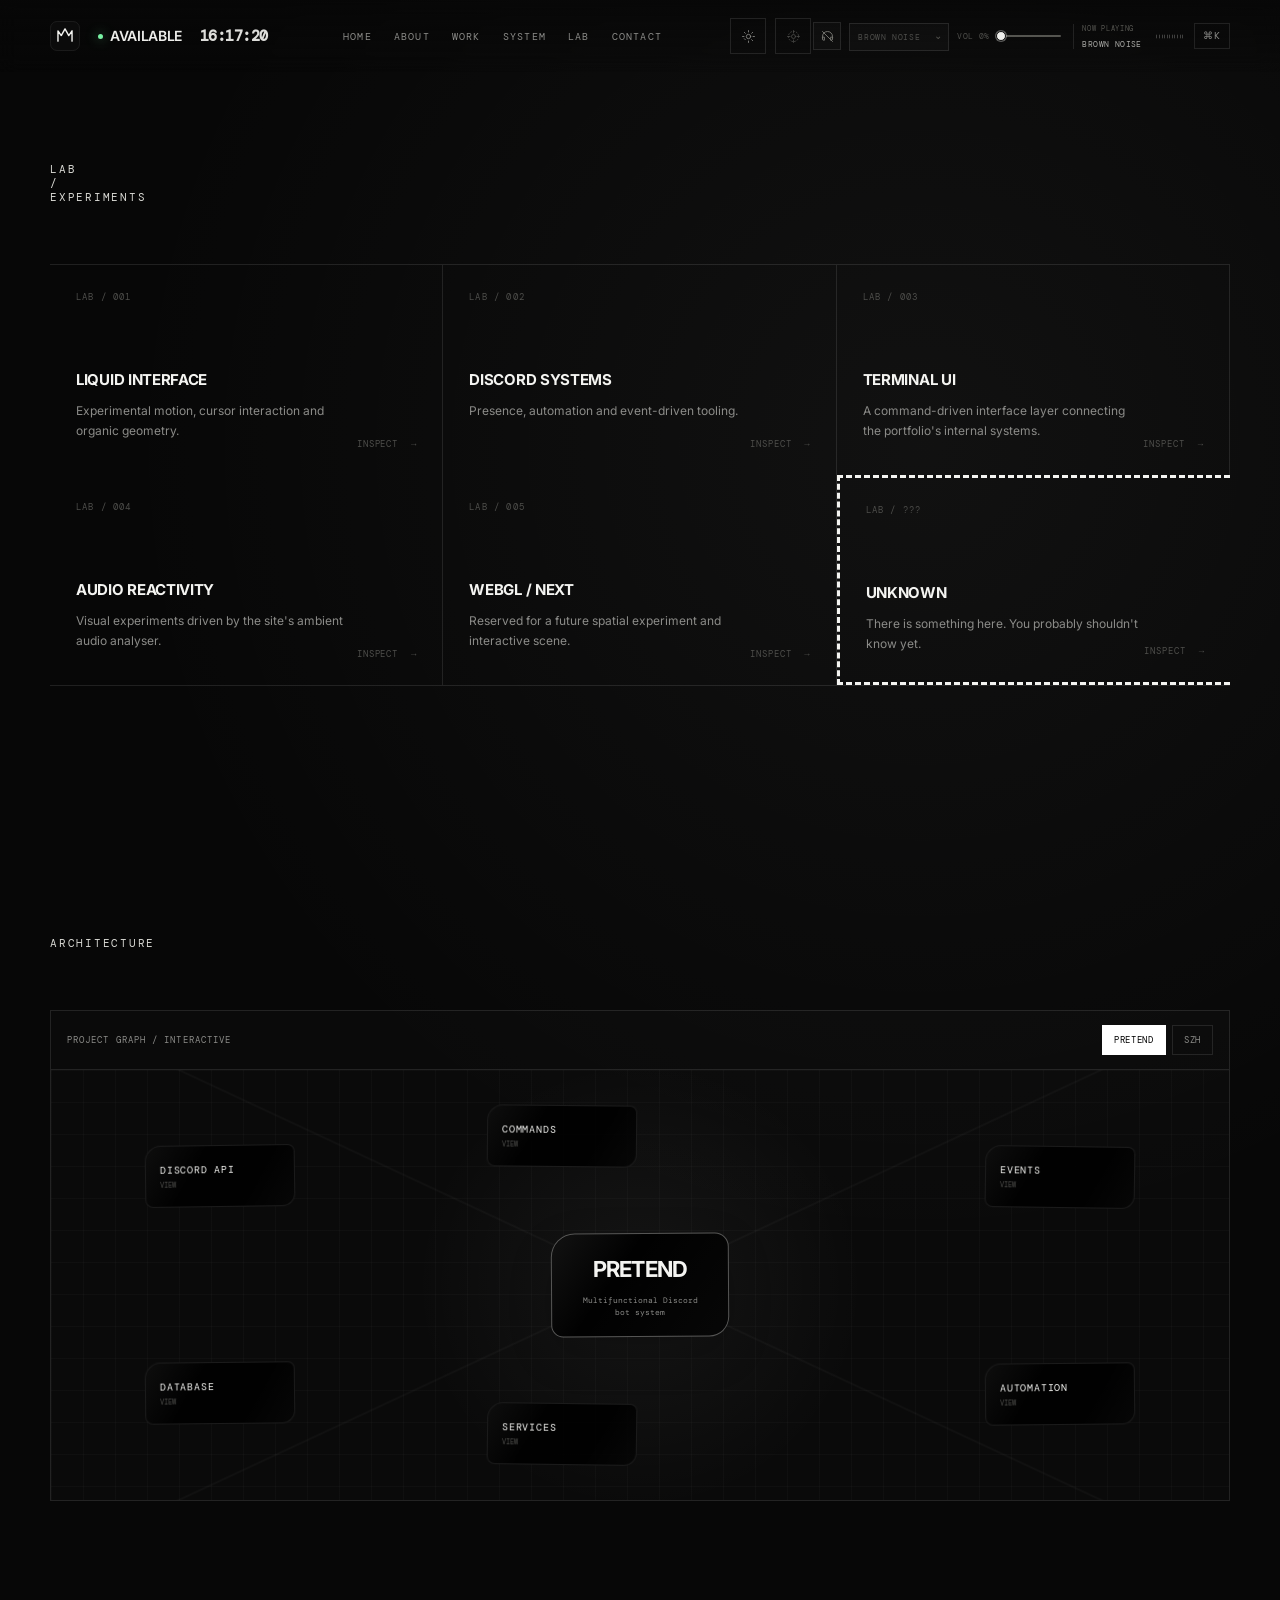
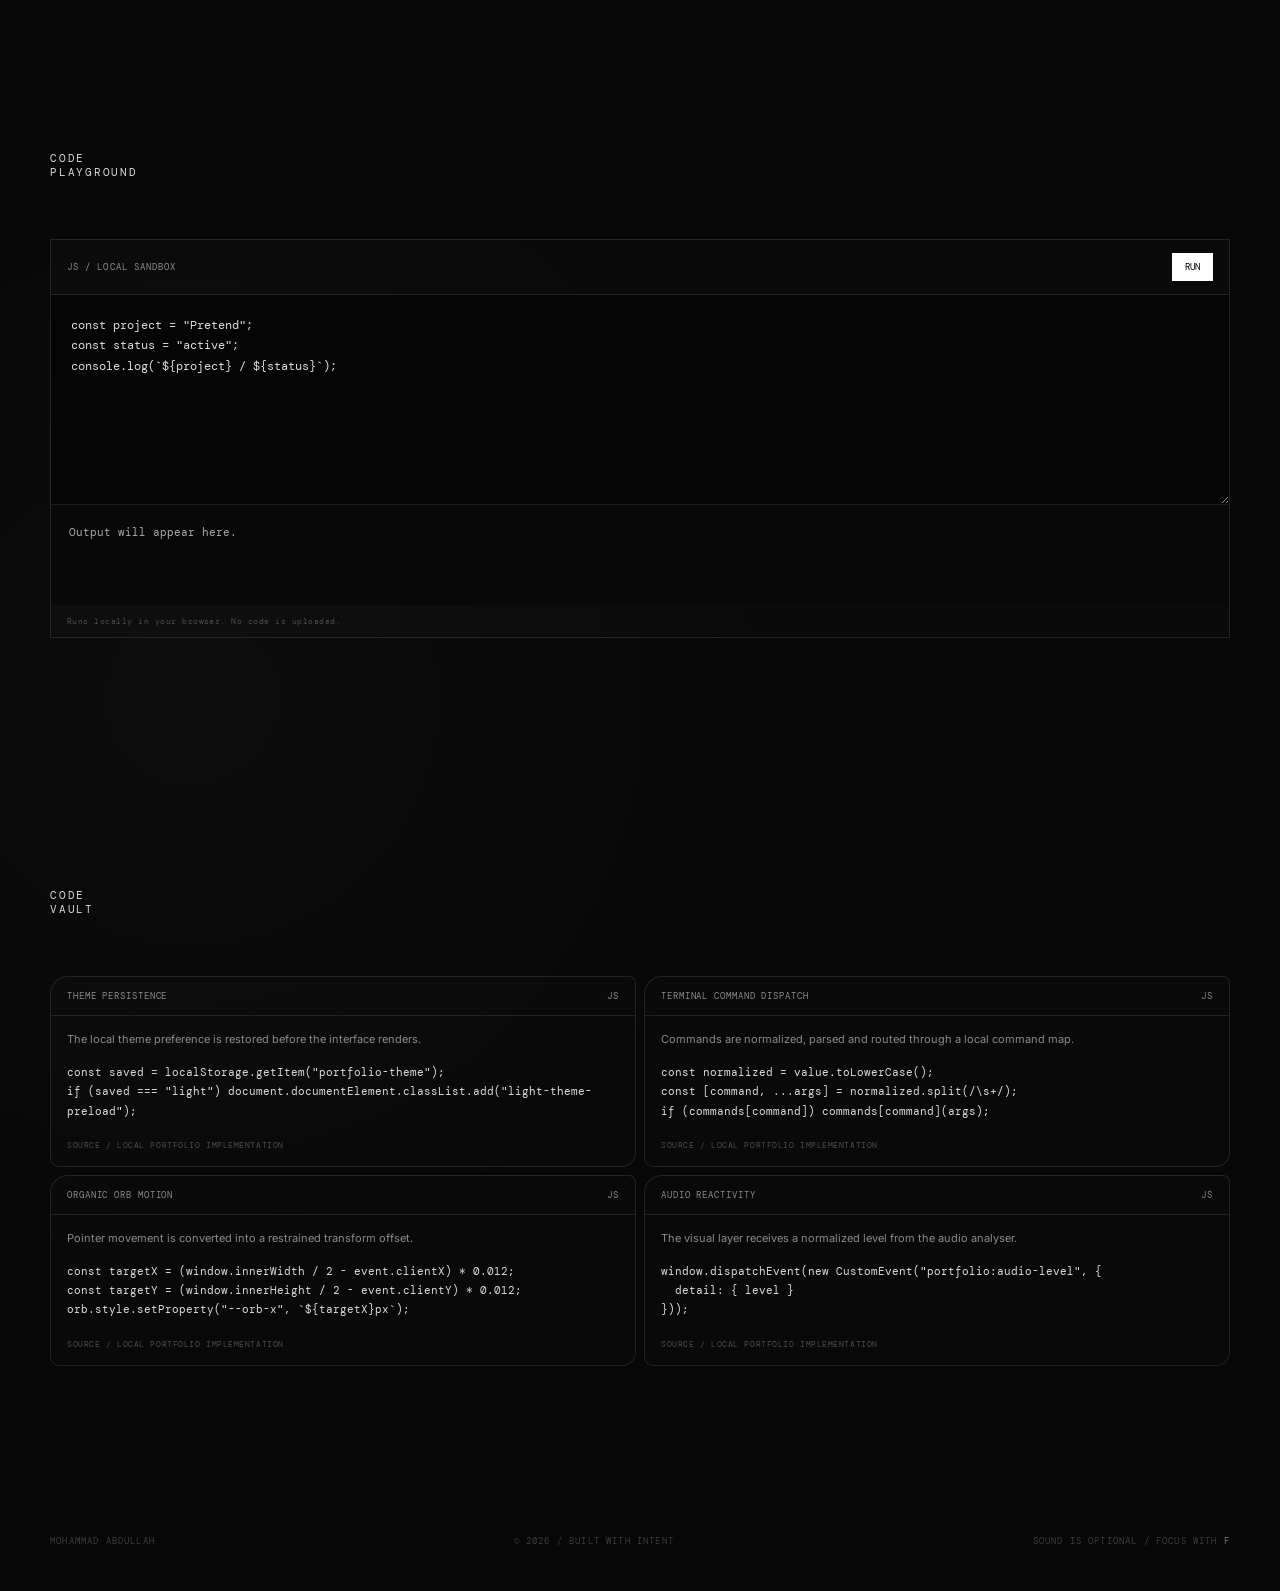
<file: lab.html>
<!doctype html><html lang="en"><head><meta charset="UTF-8"><meta name="viewport" content="width=device-width, initial-scale=1.0"><meta name="theme-color" content="#080808"><meta name="description" content="Mohammad Abdullah / developer environment"><link rel="icon" type="image/svg+xml" href="assets/logo.svg"><script>try{if(localStorage.getItem("portfolio-theme")==="light")document.documentElement.classList.add("light-theme-preload")}catch{}</script><title>Lab / Mohammad Abdullah</title><link rel="preconnect" href="https://fonts.googleapis.com"><link rel="preconnect" href="https://fonts.gstatic.com" crossorigin><link href="https://fonts.googleapis.com/css2?family=DM+Mono:wght@400;500&family=Inter:wght@400;500;600;700;800&display=swap" rel="stylesheet"><link rel="stylesheet" href="style.css"></head><body data-page="lab"><div class="boot-screen" id="boot-screen" aria-hidden="true"><div class="boot-inner"><div class="boot-mark"><img src="assets/logo.svg" alt="Mohammad Abdullah logo"></div><div class="boot-line"><span>BOOT</span><i></i><strong id="boot-message">INITIALIZING INTERFACE</strong></div><div class="boot-progress"><i id="boot-progress-bar"></i></div></div></div><div class="noise" aria-hidden="true"></div><div class="custom-cursor" aria-hidden="true"></div><div class="custom-cursor-dot" aria-hidden="true"></div><nav class="site-nav"><div class="nav-content"><div class="nav-left"><a class="logo" href="index.html" aria-label="Mohammad Abdullah home"><img src="assets/logo.svg" alt="Mohammad Abdullah logo"></a><span class="nav-status"><i></i> AVAILABLE</span><span class="nav-clock" id="clock">00:00:00</span></div><div class="nav-links"><a data-page="home" href="index.html">Home</a><a data-page="about" href="about.html">About</a><a data-page="work" href="work.html">Work</a><a data-page="system" href="system.html">System</a><a data-page="lab" href="lab.html">Lab</a><a data-page="contact" href="contact.html">Contact</a></div><div class="nav-right"><button class="theme-toggle" id="theme-toggle" type="button" aria-label="Switch to light theme" aria-pressed="false" title="Switch theme"><svg viewBox="0 0 24 24" aria-hidden="true"><circle class="sun-core" cx="12" cy="12" r="3.5"></circle><g class="sun-rays"><path d="M12 2.5v2.2M12 19.3v2.2M2.5 12h2.2M19.3 12h2.2M5.3 5.3l1.6 1.6M17.1 17.1l1.6 1.6M18.7 5.3l-1.6 1.6M6.9 17.1l-1.6-1.6"></path></g><path class="moon-shape" d="M19 14.4A7.2 7.2 0 0 1 9.6 5a7.7 7.7 0 1 0 9.4 9.4Z"></path></svg></button><button class="nav-control" id="focus-toggle" type="button" aria-pressed="false" aria-label="Enable focus mode" title="Enable focus mode"><svg viewBox="0 0 24 24" aria-hidden="true"><circle cx="12" cy="12" r="3.2"></circle><path d="M12 2.5v4M12 17.5v4M2.5 12h4M17.5 12h4"></path><circle cx="12" cy="12" r="8.2" stroke-dasharray="1.5 3.2"></circle></svg></button><div class="sound-control" id="sound-control"><button class="sound-toggle" id="sound-toggle" type="button" aria-pressed="false" aria-label="Undeafen ambient sound" title="Undeafen ambient sound"><svg class="sound-icon" viewBox="0 0 24 24" aria-hidden="true"><path d="M4 13v-1a8 8 0 0 1 16 0v1M4 13v3a2 2 0 0 0 2 2h1v-5H4Zm16 0v3a2 2 0 0 1-2 2h-1v-5h3Z"/><path class="sound-slash" d="M4 4l16 16"/></svg></button><label class="sound-select-wrap" for="sound-track"><span class="sr-only">Background audio</span><select id="sound-track" aria-label="Choose background audio"><option value="brown-noise.mp3">BROWN NOISE</option><option value="rain.mp3">RAIN</option><option value="deep-space.mp3">DEEP SPACE</option><option value="night-drive.mp3">NIGHT DRIVE</option><option value="low-frequency.mp3">LOW FREQUENCY</option></select></label><label class="volume-control" for="sound-volume"><span class="volume-label">VOL <span id="sound-volume-value">18%</span></span><span class="volume-slider" id="volume-slider"><span class="volume-slider-track"><span class="volume-slider-fill"></span><span class="volume-slider-thumb"></span></span><input id="sound-volume" type="range" min="0" max="100" value="18" step="1" aria-label="Background audio volume"></span></label><div class="audio-now-playing" id="audio-now-playing" aria-live="polite"><div class="audio-now-playing-copy"><span>NOW PLAYING</span><strong id="audio-track-name">BROWN NOISE</strong></div><div class="audio-visualizer" id="audio-visualizer" aria-hidden="true"><i></i><i></i><i></i><i></i><i></i><i></i><i></i><i></i><i></i><i></i><i></i><i></i></div></div></div><button class="command-trigger" id="command-trigger" type="button" aria-label="Open command palette">⌘K</button><button class="mobile-menu-trigger" id="mobile-menu-trigger" type="button" aria-expanded="false" aria-controls="mobile-menu">MENU</button></div></div></nav><div class="mobile-menu" id="mobile-menu" aria-hidden="true"><div class="mobile-menu-backdrop" data-mobile-menu-close></div><div class="mobile-menu-panel" role="dialog" aria-modal="true" aria-label="Mobile navigation"><div class="mobile-menu-head"><span>NAVIGATION</span><button id="mobile-menu-close" type="button">ESC</button></div><div class="mobile-menu-links"><a href="index.html">Home </a><a href="about.html">About </a><a href="work.html">Work </a><a href="system.html">System </a><a href="lab.html">Lab </a><a href="contact.html">Contact </a><button class="mobile-theme-toggle" id="mobile-theme-toggle" type="button">LIGHT THEME </button></div><div class="mobile-menu-foot"><span>⌘K / COMMAND PALETTE</span><span>F / FOCUS</span></div></div></div><main class="page-main"><section class="section lab-section" id="lab">
            <div class="section-header reveal">
                
                <h2>Lab / Experiments</h2>
                <div class="section-line"></div>
            </div>
            <div class="lab-grid reveal">
                <article class="lab-card"><span>LAB / 001</span><strong>LIQUID INTERFACE</strong><p>Experimental motion, cursor interaction and organic geometry.</p><button type="button" class="lab-expand" data-lab="liquid">INSPECT <b>→</b></button></article>
                <article class="lab-card"><span>LAB / 002</span><strong>DISCORD SYSTEMS</strong><p>Presence, automation and event-driven tooling.</p><button type="button" class="lab-expand" data-lab="discord">INSPECT <b>→</b></button></article>
                <article class="lab-card"><span>LAB / 003</span><strong>TERMINAL UI</strong><p>A command-driven interface layer connecting the portfolio's internal systems.</p><button type="button" class="lab-expand" data-lab="terminal">INSPECT <b>→</b></button></article>
                <article class="lab-card"><span>LAB / 004</span><strong>AUDIO REACTIVITY</strong><p>Visual experiments driven by the site's ambient audio analyser.</p><button type="button" class="lab-expand" data-lab="audio">INSPECT <b>→</b></button></article>
                <article class="lab-card"><span>LAB / 005</span><strong>WEBGL / NEXT</strong><p>Reserved for a future spatial experiment and interactive scene.</p><button type="button" class="lab-expand" data-lab="webgl">INSPECT <b>→</b></button></article>
                <article class="lab-card lab-card-secret"><span>LAB / ???</span><strong>UNKNOWN</strong><p>There is something here. You probably shouldn't know yet.</p><button type="button" class="lab-expand" data-lab="unknown">INSPECT <b>→</b></button></article>
            </div>
            <div class="lab-inspector" id="lab-inspector" aria-hidden="true"><div><span id="lab-inspector-label">LAB</span><strong id="lab-inspector-title">EXPERIMENT</strong><p id="lab-inspector-copy"></p></div><button id="lab-inspector-close" type="button">ESC</button></div>
        </section><section class="section architecture-section" id="architecture">
            <div class="section-header reveal"><h2>Architecture</h2><div class="section-line"></div></div>
            <div class="architecture-wrap reveal">
                <div class="architecture-toolbar"><span>PROJECT GRAPH / INTERACTIVE</span><div class="architecture-tabs"><button class="arch-tab active" data-arch="pretend">PRETEND</button><button class="arch-tab" data-arch="szh">SZH</button></div></div>
                <div class="architecture-graph" id="architecture-graph"></div>
            </div>
        </section><section class="section playground-section" id="playground">
            <div class="section-header reveal"><h2>Code Playground</h2><div class="section-line"></div></div>
            <div class="playground reveal">
                <div class="playground-head"><span>JS / LOCAL SANDBOX</span><button id="playground-run" type="button">RUN</button></div>
                <textarea id="playground-code" spellcheck="false">const project = "Pretend";
const status = "active";
console.log(`${project} / ${status}`);</textarea>
                <pre id="playground-output">Output will appear here.</pre>
                <small>Runs locally in your browser. No code is uploaded.</small>
            </div>
        </section><section class="section vault-section" id="vault">
            <div class="section-header reveal"><h2>Code Vault</h2><div class="section-line"></div></div>
            <div class="vault-grid reveal" id="vault-grid"></div>
        </section></main><div class="diagnostics-modal" id="diagnostics-modal" aria-hidden="true"><div class="diagnostics-backdrop"></div><div class="diagnostics-dialog"><div class="terminal-bar"><div class="terminal-lights"><i></i><i></i><i></i></div><span id="diagnostics-title">system://diagnostics</span><button id="diagnostics-close" type="button">ESC</button></div><div class="diagnostics-body" id="diagnostics-body"></div></div></div><div class="developer-mode-indicator" id="developer-mode-indicator">DEVELOPER MODE / ENABLED</div><div class="developer-panel" id="developer-panel" aria-hidden="true">
        <div class="developer-panel-inner">
            <div class="terminal-bar"><div class="terminal-lights"><i></i><i></i><i></i></div><span>dev://internal</span><button id="developer-panel-close" type="button">ESC</button></div>
            <div class="developer-panel-content">
                <span>INTERNAL SYSTEMS</span><h2>Developer Mode</h2><p>Experimental controls exposed. These tools only alter the interface locally.</p>
                <div class="developer-tools">
                    <button data-dev-action="inspect">INSPECT UI</button><button data-dev-action="orbit">ORBIT SHIFT</button><button data-dev-action="matrix">MATRIX</button><button data-dev-action="debug">DEBUG STATE</button>
                </div>
                <pre id="developer-output">$ sudo mode
access granted</pre>
            </div>
        </div>
    </div><div class="build-mode-indicator" id="build-mode-indicator">BUILD MODE / INTERNALS EXPOSED</div><div class="shortcut-overlay" id="shortcut-overlay" aria-hidden="true">
        <div class="shortcut-dialog">
            <div class="terminal-bar"><div class="terminal-lights"><i></i><i></i><i></i></div><span>shortcuts://portfolio</span><button id="shortcut-close" type="button">ESC</button></div>
            <div class="shortcut-grid">
                <span>CTRL + K</span><b>COMMAND PALETTE</b><span>CTRL + /</span><b>TERMINAL</b><span>F</span><b>FOCUS MODE</b><span>J / K</span><b>SCROLL</b><span>?</span><b>SHORTCUTS</b><span>CTRL + SHIFT + D</span><b>BUILD MODE</b>
            </div>
        </div>
    </div><div class="unknown-overlay" id="unknown-overlay" aria-hidden="true">
        <div class="unknown-dialog"><div class="terminal-bar"><div class="terminal-lights"><i></i><i></i><i></i></div><span>unknown://system</span><button id="unknown-close" type="button">ESC</button></div><div class="unknown-body"><span>ROUTE FOUND</span><h2>UNKNOWN SYSTEM</h2><p>This interface was not indexed.</p><pre>$ whoami
visitor

$ status
ACTIVE

$ exit
Route remains open.</pre></div></div>
    </div><div class="project-terminal" id="project-terminal" aria-hidden="true">
        <div class="project-terminal-dialog" role="dialog" aria-modal="true">
            <div class="terminal-bar"><div class="terminal-lights"><i></i><i></i><i></i></div><span>casefile://szh</span><button id="project-terminal-close" type="button">ESC</button></div>
            <div class="project-terminal-body" id="project-terminal-body"></div>
            <div class="project-terminal-input"><span>$</span><input id="project-terminal-input" autocomplete="off" spellcheck="false" placeholder="type overview, architecture, technology, website..." aria-label="Project case file command"></div>
        </div>
    </div><div class="case-study-modal" id="case-study-modal" aria-hidden="true">
        <div class="case-study-backdrop" data-case-close></div>
        <div class="case-study-dialog" role="dialog" aria-modal="true" aria-labelledby="case-study-title">
            <div class="terminal-bar"><div class="terminal-lights"><i></i><i></i><i></i></div><span id="case-study-route">casefile://project</span><button id="case-study-close" type="button">ESC</button></div>
            <div class="case-study-body">
                <div class="case-study-kicker" id="case-study-kicker">PROJECT CASE FILE</div>
                <h2 id="case-study-title">PROJECT</h2>
                <p class="case-study-summary" id="case-study-summary"></p>
                <div class="case-study-grid">
                    <div><span>TYPE</span><strong id="case-study-type"></strong></div>
                    <div><span>STATUS</span><strong id="case-study-status"></strong></div>
                    <div><span>STACK</span><strong id="case-study-stack"></strong></div>
                    <div><span>FOCUS</span><strong id="case-study-focus"></strong></div>
                </div>
                <div class="case-study-copy"><span>WHAT I BUILT</span><p id="case-study-build"></p></div>
                <div class="case-study-actions"><a id="case-study-link" href="#" target="_blank" rel="noopener">VISIT PROJECT <span>↗</span></a><button id="case-study-close-bottom" type="button">CLOSE</button></div>
            </div>
        </div>
    </div><div class="command-palette" id="command-palette" aria-hidden="true"><div class="palette-backdrop" data-palette-close></div><div class="palette-dialog" role="dialog" aria-modal="true" aria-labelledby="palette-title"><div class="palette-header"><div><span class="palette-kicker">COMMAND</span><h2 id="palette-title">What do you want to open?</h2></div><button id="palette-close" class="palette-close" type="button">ESC</button></div><div class="palette-search-wrap"><span>/</span><input id="palette-search" type="search" autocomplete="off" placeholder="Search commands..." aria-label="Search commands"><kbd>ESC</kbd></div><div class="palette-list" id="palette-list" role="listbox" aria-label="Commands"></div><div class="palette-footer"><span>↑↓ navigate</span><span>↵ select</span><span>ESC close</span></div></div></div><footer><div>MOHAMMAD ABDULLAH</div><div>© 2026 / BUILT WITH INTENT</div><div class="footer-hint">SOUND IS OPTIONAL / FOCUS WITH <span>F</span></div></footer><script src="data.js"></script>
<script src="js/core.js"></script>
<script src="js/terminal.js"></script>
<script src="js/palette.js"></script>
<script src="js/integrations.js"></script>
<script src="js/interface.js"></script>
<script src="js/audio.js"></script>
<script src="js/focus.js"></script>
<script src="js/projects.js"></script>
<script src="js/environment.js"></script>
<script src="js/graphs.js"></script>
<script src="js/data-systems.js"></script>
<script src="js/activity.js"></script></body></html>
</file>
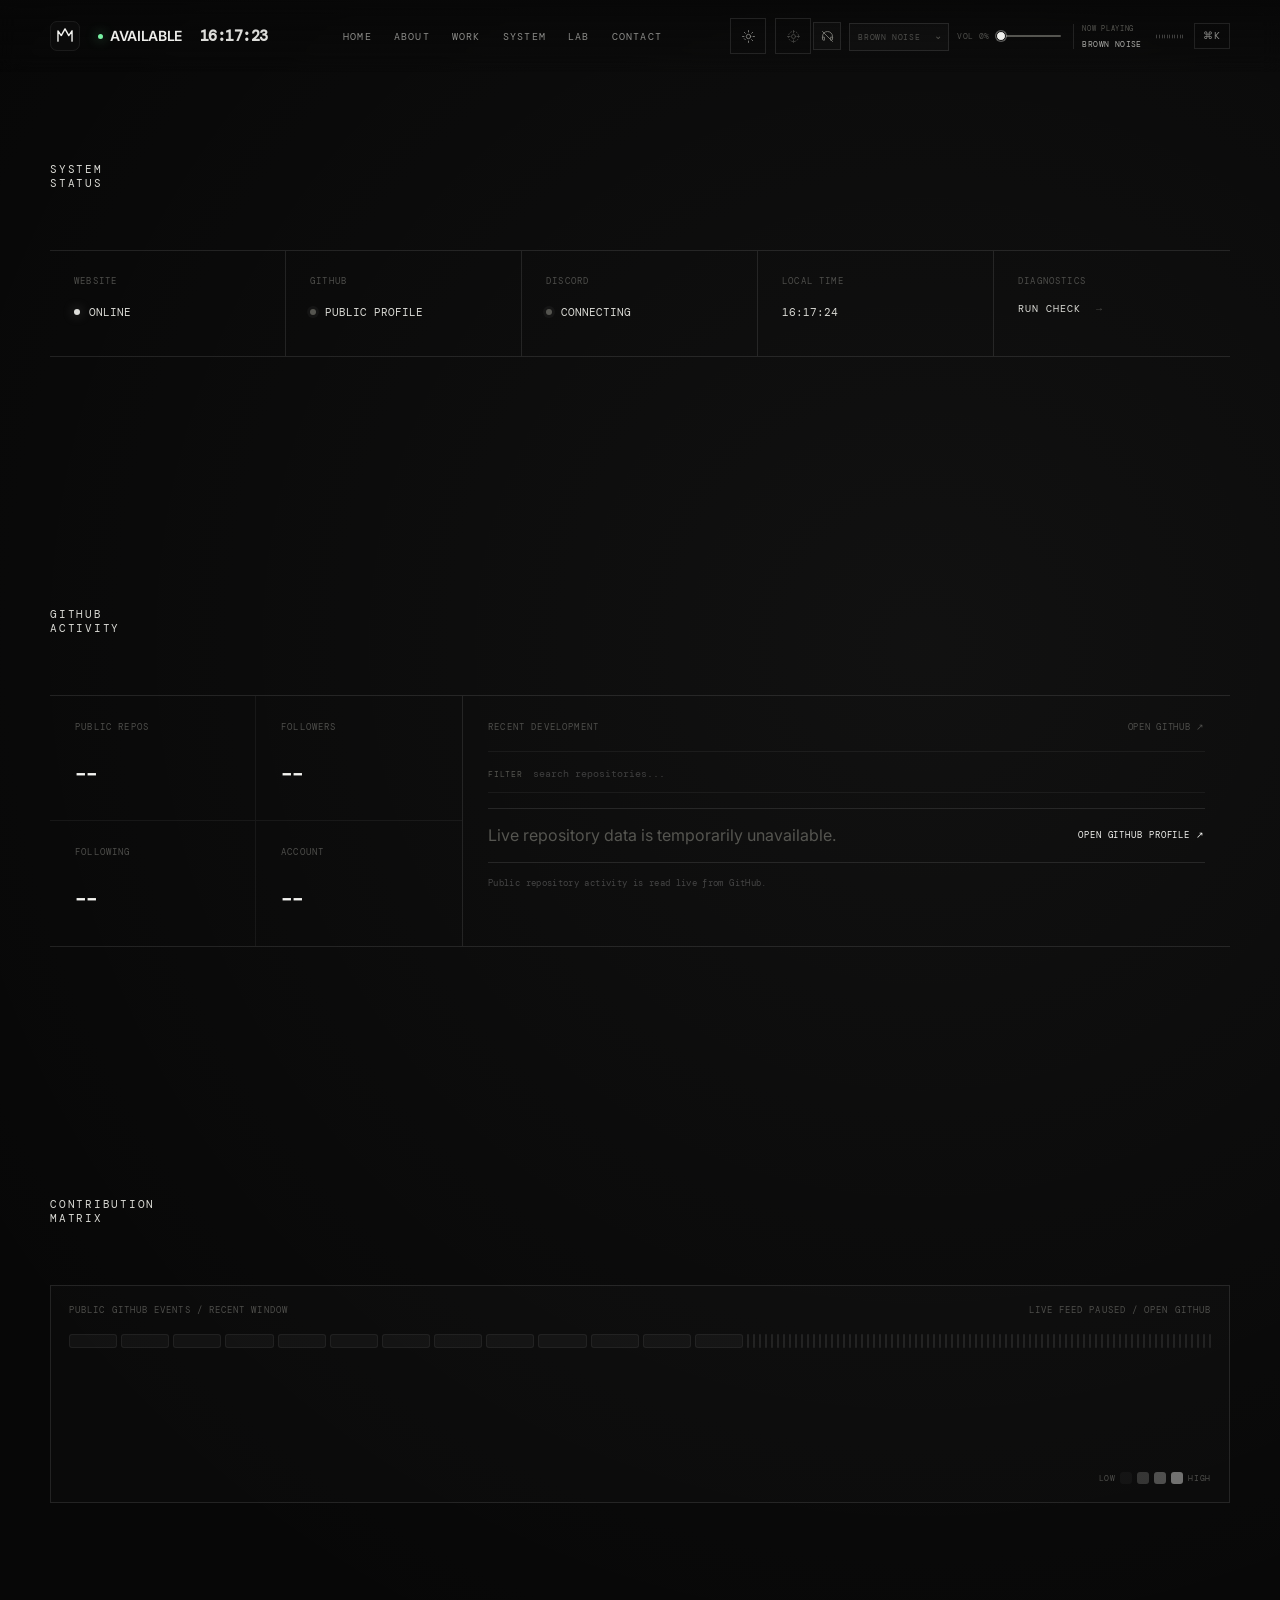
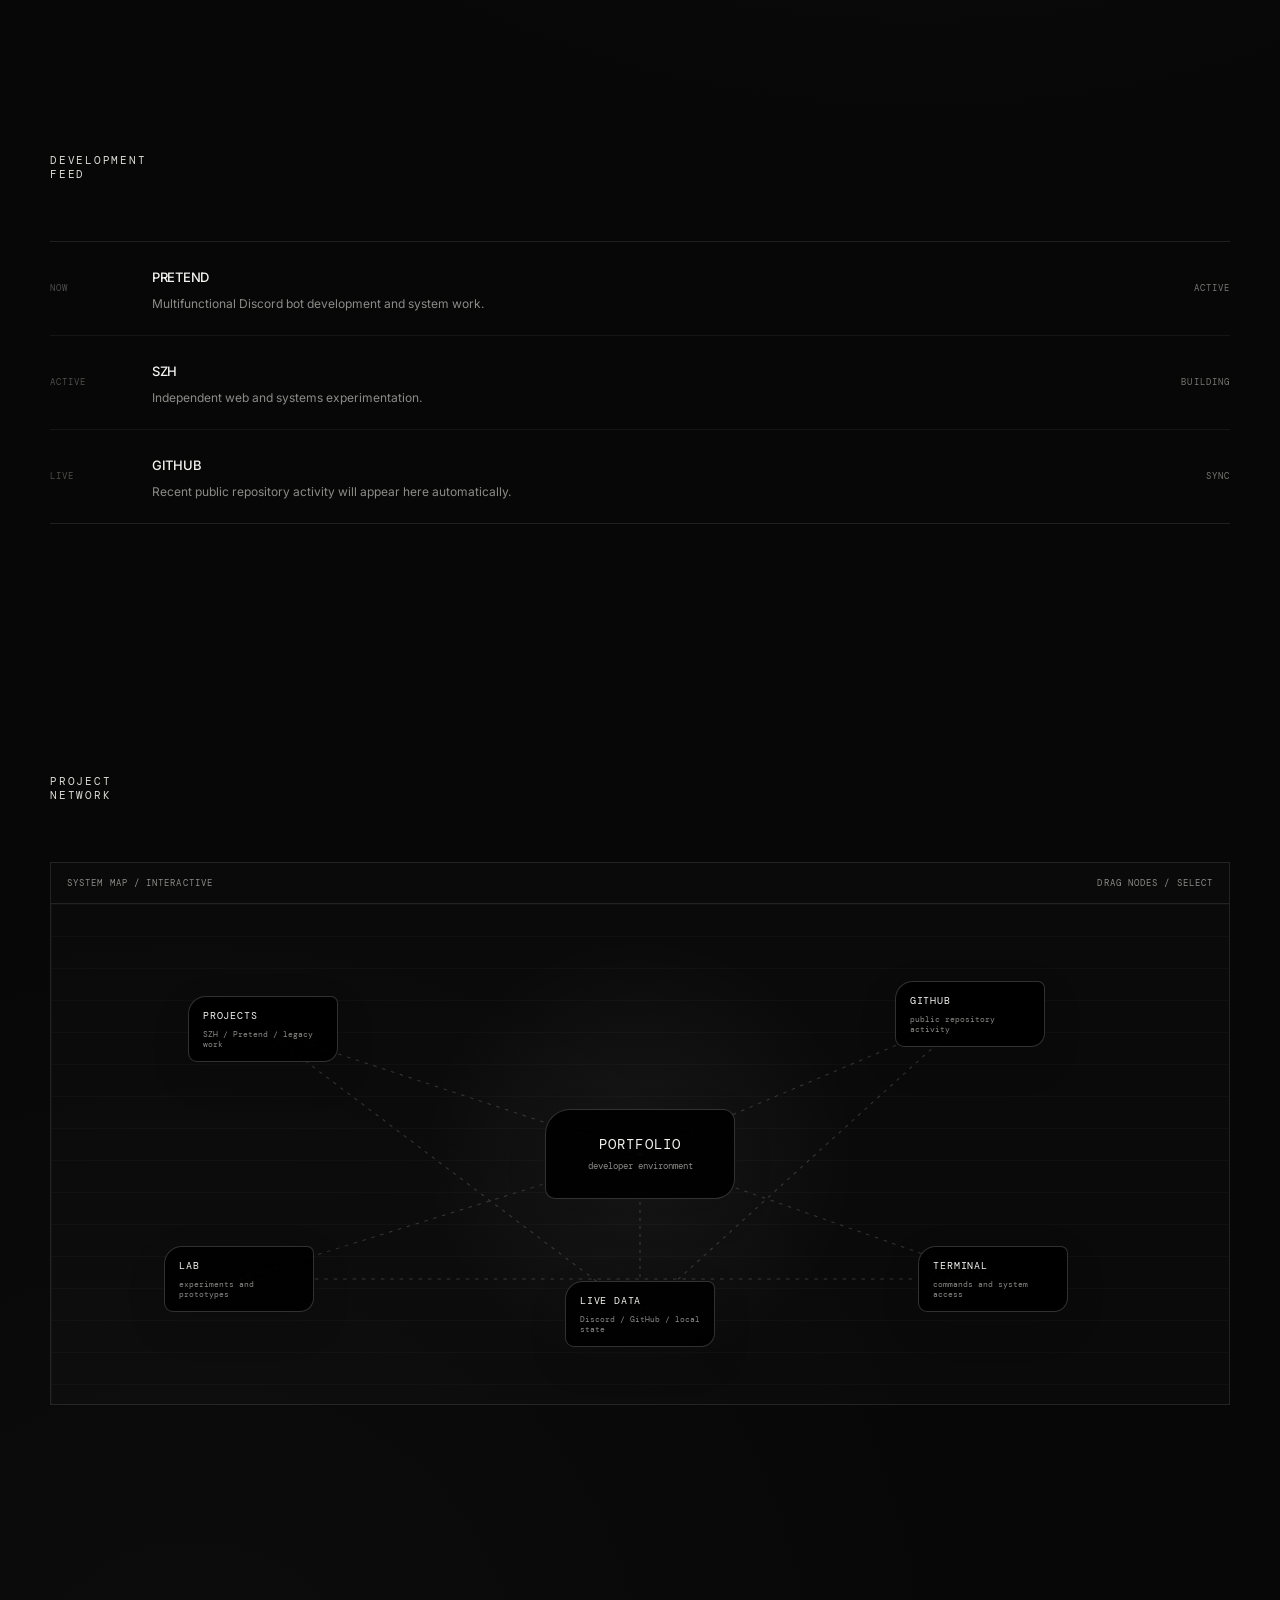
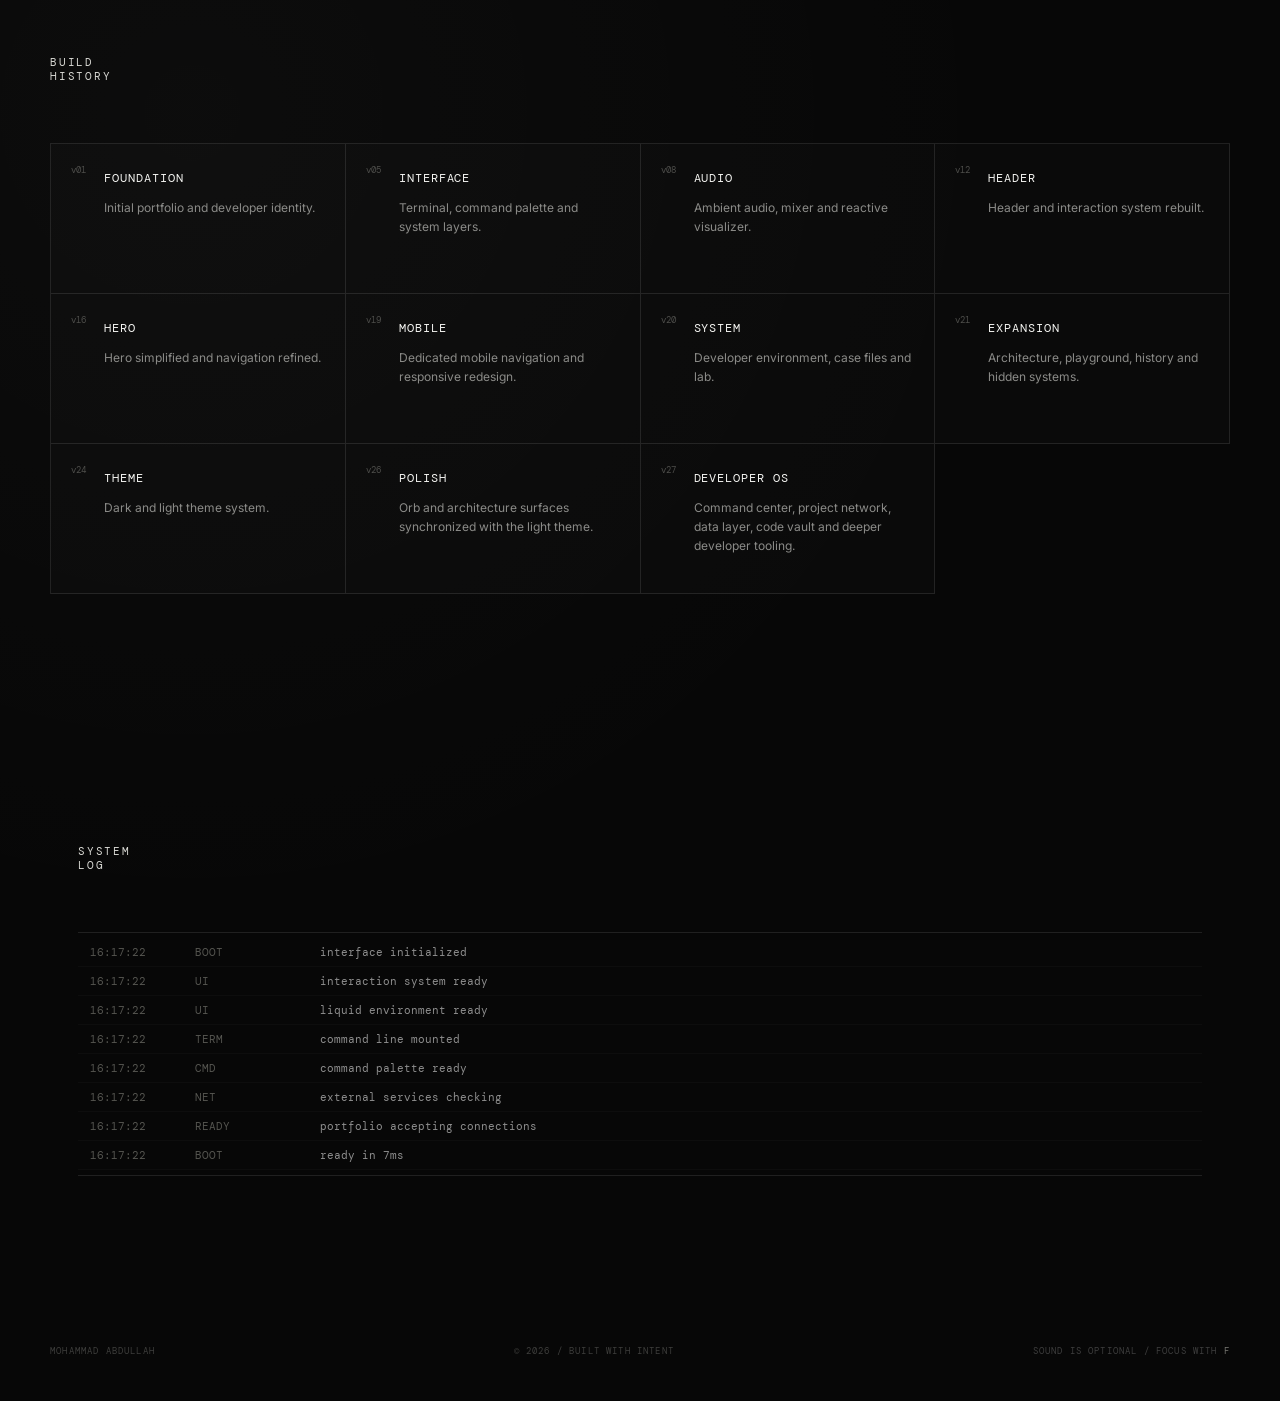
<file: system.html>
<!doctype html><html lang="en"><head><meta charset="UTF-8"><meta name="viewport" content="width=device-width, initial-scale=1.0"><meta name="theme-color" content="#080808"><meta name="description" content="Mohammad Abdullah / developer environment"><link rel="icon" type="image/svg+xml" href="assets/logo.svg"><script>try{if(localStorage.getItem("portfolio-theme")==="light")document.documentElement.classList.add("light-theme-preload")}catch{}</script><title>System / Mohammad Abdullah</title><link rel="preconnect" href="https://fonts.googleapis.com"><link rel="preconnect" href="https://fonts.gstatic.com" crossorigin><link href="https://fonts.googleapis.com/css2?family=DM+Mono:wght@400;500&family=Inter:wght@400;500;600;700;800&display=swap" rel="stylesheet"><link rel="stylesheet" href="style.css"></head><body data-page="system"><div class="boot-screen" id="boot-screen" aria-hidden="true"><div class="boot-inner"><div class="boot-mark"><img src="assets/logo.svg" alt="Mohammad Abdullah logo"></div><div class="boot-line"><span>BOOT</span><i></i><strong id="boot-message">INITIALIZING INTERFACE</strong></div><div class="boot-progress"><i id="boot-progress-bar"></i></div></div></div><div class="noise" aria-hidden="true"></div><div class="custom-cursor" aria-hidden="true"></div><div class="custom-cursor-dot" aria-hidden="true"></div><nav class="site-nav"><div class="nav-content"><div class="nav-left"><a class="logo" href="index.html" aria-label="Mohammad Abdullah home"><img src="assets/logo.svg" alt="Mohammad Abdullah logo"></a><span class="nav-status"><i></i> AVAILABLE</span><span class="nav-clock" id="clock">00:00:00</span></div><div class="nav-links"><a data-page="home" href="index.html">Home</a><a data-page="about" href="about.html">About</a><a data-page="work" href="work.html">Work</a><a data-page="system" href="system.html">System</a><a data-page="lab" href="lab.html">Lab</a><a data-page="contact" href="contact.html">Contact</a></div><div class="nav-right"><button class="theme-toggle" id="theme-toggle" type="button" aria-label="Switch to light theme" aria-pressed="false" title="Switch theme"><svg viewBox="0 0 24 24" aria-hidden="true"><circle class="sun-core" cx="12" cy="12" r="3.5"></circle><g class="sun-rays"><path d="M12 2.5v2.2M12 19.3v2.2M2.5 12h2.2M19.3 12h2.2M5.3 5.3l1.6 1.6M17.1 17.1l1.6 1.6M18.7 5.3l-1.6 1.6M6.9 17.1l-1.6-1.6"></path></g><path class="moon-shape" d="M19 14.4A7.2 7.2 0 0 1 9.6 5a7.7 7.7 0 1 0 9.4 9.4Z"></path></svg></button><button class="nav-control" id="focus-toggle" type="button" aria-pressed="false" aria-label="Enable focus mode" title="Enable focus mode"><svg viewBox="0 0 24 24" aria-hidden="true"><circle cx="12" cy="12" r="3.2"></circle><path d="M12 2.5v4M12 17.5v4M2.5 12h4M17.5 12h4"></path><circle cx="12" cy="12" r="8.2" stroke-dasharray="1.5 3.2"></circle></svg></button><div class="sound-control" id="sound-control"><button class="sound-toggle" id="sound-toggle" type="button" aria-pressed="false" aria-label="Undeafen ambient sound" title="Undeafen ambient sound"><svg class="sound-icon" viewBox="0 0 24 24" aria-hidden="true"><path d="M4 13v-1a8 8 0 0 1 16 0v1M4 13v3a2 2 0 0 0 2 2h1v-5H4Zm16 0v3a2 2 0 0 1-2 2h-1v-5h3Z"/><path class="sound-slash" d="M4 4l16 16"/></svg></button><label class="sound-select-wrap" for="sound-track"><span class="sr-only">Background audio</span><select id="sound-track" aria-label="Choose background audio"><option value="brown-noise.mp3">BROWN NOISE</option><option value="rain.mp3">RAIN</option><option value="deep-space.mp3">DEEP SPACE</option><option value="night-drive.mp3">NIGHT DRIVE</option><option value="low-frequency.mp3">LOW FREQUENCY</option></select></label><label class="volume-control" for="sound-volume"><span class="volume-label">VOL <span id="sound-volume-value">18%</span></span><span class="volume-slider" id="volume-slider"><span class="volume-slider-track"><span class="volume-slider-fill"></span><span class="volume-slider-thumb"></span></span><input id="sound-volume" type="range" min="0" max="100" value="18" step="1" aria-label="Background audio volume"></span></label><div class="audio-now-playing" id="audio-now-playing" aria-live="polite"><div class="audio-now-playing-copy"><span>NOW PLAYING</span><strong id="audio-track-name">BROWN NOISE</strong></div><div class="audio-visualizer" id="audio-visualizer" aria-hidden="true"><i></i><i></i><i></i><i></i><i></i><i></i><i></i><i></i><i></i><i></i><i></i><i></i></div></div></div><button class="command-trigger" id="command-trigger" type="button" aria-label="Open command palette">⌘K</button><button class="mobile-menu-trigger" id="mobile-menu-trigger" type="button" aria-expanded="false" aria-controls="mobile-menu">MENU</button></div></div></nav><div class="mobile-menu" id="mobile-menu" aria-hidden="true"><div class="mobile-menu-backdrop" data-mobile-menu-close></div><div class="mobile-menu-panel" role="dialog" aria-modal="true" aria-label="Mobile navigation"><div class="mobile-menu-head"><span>NAVIGATION</span><button id="mobile-menu-close" type="button">ESC</button></div><div class="mobile-menu-links"><a href="index.html">Home </a><a href="about.html">About </a><a href="work.html">Work </a><a href="system.html">System </a><a href="lab.html">Lab </a><a href="contact.html">Contact </a><button class="mobile-theme-toggle" id="mobile-theme-toggle" type="button">LIGHT THEME </button></div><div class="mobile-menu-foot"><span>⌘K / COMMAND PALETTE</span><span>F / FOCUS</span></div></div></div><main class="page-main"><section class="section system-status-section">
            <div class="section-header reveal">
                
                <h2>System Status</h2>
                <div class="section-line"></div>
            </div>
            <div class="system-grid reveal">
                <div class="system-panel">
                    <span>WEBSITE</span><strong><i class="status-led online"></i> ONLINE</strong>
                </div>
                <div class="system-panel">
                    <span>GITHUB</span><strong id="github-api-status"><i class="status-led"></i> CHECKING</strong>
                </div>
                <div class="system-panel">
                    <span>DISCORD</span><strong id="system-discord-status"><i class="status-led"></i> CONNECTING</strong>
                </div>
                <div class="system-panel">
                    <span>LOCAL TIME</span><strong id="system-time">--:--:--</strong>
                </div>
                <div class="system-panel system-panel-action">
                    <span>DIAGNOSTICS</span><button id="diagnostics-trigger" type="button">RUN CHECK <b>→</b></button>
                </div>
            </div>
        </section><section class="section github-section" id="github">
            <div class="section-header reveal">
                
                <h2>GitHub Activity</h2>
                <div class="section-line"></div>
            </div>
            <div class="github-grid reveal">
                <div class="github-stats">
                    <div class="github-stat"><span>PUBLIC REPOS</span><strong id="github-repos">--</strong></div>
                    <div class="github-stat"><span>FOLLOWERS</span><strong id="github-followers">--</strong></div>
                    <div class="github-stat"><span>FOLLOWING</span><strong id="github-following">--</strong></div>
                    <div class="github-stat"><span>ACCOUNT</span><strong id="github-account-age">--</strong></div>
                </div>
                <div class="github-recent">
                    <div class="github-recent-head"><span>RECENT DEVELOPMENT</span><a href="https://github.com/quehole" target="_blank" rel="noopener">OPEN GITHUB ↗</a></div>
                    <label class="repo-search"><span>FILTER</span><input id="repo-search" type="search" placeholder="search repositories..." autocomplete="off"></label>
                    <div id="github-repo-list" class="repo-list"><span class="terminal-muted">Fetching public repositories...</span></div>
                    <div class="github-development-note" id="github-development-note">Public repository activity is read live from GitHub.</div>
                </div>
            </div>
        </section><section class="section contribution-section" id="contributions">
            <div class="section-header reveal"><h2>Contribution Matrix</h2><div class="section-line"></div></div>
            <div class="contribution-panel reveal">
                <div class="contribution-head"><span>PUBLIC GITHUB EVENTS / RECENT WINDOW</span><span id="contribution-summary">SYNCING</span></div>
                <div class="contribution-grid" id="contribution-grid" aria-label="GitHub contribution activity"></div>
                <div class="contribution-legend"><span>LOW</span><i></i><i></i><i></i><i></i><span>HIGH</span></div>
            </div>
        </section><section class="section activity-section" id="activity">
            <div class="section-header reveal">
                
                <h2>Development Feed</h2>
                <div class="section-line"></div>
            </div>
            <div class="activity-feed reveal" id="activity-feed">
                <article class="activity-item"><span>NOW</span><div><strong>PRETEND</strong><p>Multifunctional Discord bot development and system work.</p></div><b>ACTIVE</b></article>
                <article class="activity-item"><span>ACTIVE</span><div><strong>SZH</strong><p>Independent web and systems experimentation.</p></div><b>BUILDING</b></article>
                <article class="activity-item"><span>LIVE</span><div><strong>GITHUB</strong><p>Recent public repository activity will appear here automatically.</p></div><b>SYNC</b></article>
            </div>
        </section><section class="section network-section" id="network">
            <div class="section-header reveal"><h2>Project Network</h2><div class="section-line"></div></div>
            <div class="network-wrap reveal">
                <div class="network-toolbar"><span>SYSTEM MAP / INTERACTIVE</span><span>DRAG NODES / SELECT</span></div>
                <div class="network-canvas" id="network-canvas"></div>
            </div>
        </section><section class="section history-section" id="history">
            <div class="section-header reveal"><h2>Build History</h2><div class="section-line"></div></div>
            <div class="history-grid reveal" id="history-grid"></div>
        </section><section class="section logs-section" id="logs">
        <div class="section-header reveal">
            
            <h2>System Log</h2>
            <div class="section-line"></div>
        </div>
        <div class="system-log reveal" id="system-log" aria-live="polite"></div>
    </section></main><div class="diagnostics-modal" id="diagnostics-modal" aria-hidden="true"><div class="diagnostics-backdrop"></div><div class="diagnostics-dialog"><div class="terminal-bar"><div class="terminal-lights"><i></i><i></i><i></i></div><span id="diagnostics-title">system://diagnostics</span><button id="diagnostics-close" type="button">ESC</button></div><div class="diagnostics-body" id="diagnostics-body"></div></div></div><div class="developer-mode-indicator" id="developer-mode-indicator">DEVELOPER MODE / ENABLED</div><div class="developer-panel" id="developer-panel" aria-hidden="true">
        <div class="developer-panel-inner">
            <div class="terminal-bar"><div class="terminal-lights"><i></i><i></i><i></i></div><span>dev://internal</span><button id="developer-panel-close" type="button">ESC</button></div>
            <div class="developer-panel-content">
                <span>INTERNAL SYSTEMS</span><h2>Developer Mode</h2><p>Experimental controls exposed. These tools only alter the interface locally.</p>
                <div class="developer-tools">
                    <button data-dev-action="inspect">INSPECT UI</button><button data-dev-action="orbit">ORBIT SHIFT</button><button data-dev-action="matrix">MATRIX</button><button data-dev-action="debug">DEBUG STATE</button>
                </div>
                <pre id="developer-output">$ sudo mode
access granted</pre>
            </div>
        </div>
    </div><div class="build-mode-indicator" id="build-mode-indicator">BUILD MODE / INTERNALS EXPOSED</div><div class="shortcut-overlay" id="shortcut-overlay" aria-hidden="true">
        <div class="shortcut-dialog">
            <div class="terminal-bar"><div class="terminal-lights"><i></i><i></i><i></i></div><span>shortcuts://portfolio</span><button id="shortcut-close" type="button">ESC</button></div>
            <div class="shortcut-grid">
                <span>CTRL + K</span><b>COMMAND PALETTE</b><span>CTRL + /</span><b>TERMINAL</b><span>F</span><b>FOCUS MODE</b><span>J / K</span><b>SCROLL</b><span>?</span><b>SHORTCUTS</b><span>CTRL + SHIFT + D</span><b>BUILD MODE</b>
            </div>
        </div>
    </div><div class="unknown-overlay" id="unknown-overlay" aria-hidden="true">
        <div class="unknown-dialog"><div class="terminal-bar"><div class="terminal-lights"><i></i><i></i><i></i></div><span>unknown://system</span><button id="unknown-close" type="button">ESC</button></div><div class="unknown-body"><span>ROUTE FOUND</span><h2>UNKNOWN SYSTEM</h2><p>This interface was not indexed.</p><pre>$ whoami
visitor

$ status
ACTIVE

$ exit
Route remains open.</pre></div></div>
    </div><div class="project-terminal" id="project-terminal" aria-hidden="true">
        <div class="project-terminal-dialog" role="dialog" aria-modal="true">
            <div class="terminal-bar"><div class="terminal-lights"><i></i><i></i><i></i></div><span>casefile://szh</span><button id="project-terminal-close" type="button">ESC</button></div>
            <div class="project-terminal-body" id="project-terminal-body"></div>
            <div class="project-terminal-input"><span>$</span><input id="project-terminal-input" autocomplete="off" spellcheck="false" placeholder="type overview, architecture, technology, website..." aria-label="Project case file command"></div>
        </div>
    </div><div class="case-study-modal" id="case-study-modal" aria-hidden="true">
        <div class="case-study-backdrop" data-case-close></div>
        <div class="case-study-dialog" role="dialog" aria-modal="true" aria-labelledby="case-study-title">
            <div class="terminal-bar"><div class="terminal-lights"><i></i><i></i><i></i></div><span id="case-study-route">casefile://project</span><button id="case-study-close" type="button">ESC</button></div>
            <div class="case-study-body">
                <div class="case-study-kicker" id="case-study-kicker">PROJECT CASE FILE</div>
                <h2 id="case-study-title">PROJECT</h2>
                <p class="case-study-summary" id="case-study-summary"></p>
                <div class="case-study-grid">
                    <div><span>TYPE</span><strong id="case-study-type"></strong></div>
                    <div><span>STATUS</span><strong id="case-study-status"></strong></div>
                    <div><span>STACK</span><strong id="case-study-stack"></strong></div>
                    <div><span>FOCUS</span><strong id="case-study-focus"></strong></div>
                </div>
                <div class="case-study-copy"><span>WHAT I BUILT</span><p id="case-study-build"></p></div>
                <div class="case-study-actions"><a id="case-study-link" href="#" target="_blank" rel="noopener">VISIT PROJECT <span>↗</span></a><button id="case-study-close-bottom" type="button">CLOSE</button></div>
            </div>
        </div>
    </div><div class="command-palette" id="command-palette" aria-hidden="true"><div class="palette-backdrop" data-palette-close></div><div class="palette-dialog" role="dialog" aria-modal="true" aria-labelledby="palette-title"><div class="palette-header"><div><span class="palette-kicker">COMMAND</span><h2 id="palette-title">What do you want to open?</h2></div><button id="palette-close" class="palette-close" type="button">ESC</button></div><div class="palette-search-wrap"><span>/</span><input id="palette-search" type="search" autocomplete="off" placeholder="Search commands..." aria-label="Search commands"><kbd>ESC</kbd></div><div class="palette-list" id="palette-list" role="listbox" aria-label="Commands"></div><div class="palette-footer"><span>↑↓ navigate</span><span>↵ select</span><span>ESC close</span></div></div></div><footer><div>MOHAMMAD ABDULLAH</div><div>© 2026 / BUILT WITH INTENT</div><div class="footer-hint">SOUND IS OPTIONAL / FOCUS WITH <span>F</span></div></footer><script src="data.js"></script>
<script src="js/core.js"></script>
<script src="js/terminal.js"></script>
<script src="js/palette.js"></script>
<script src="js/integrations.js"></script>
<script src="js/interface.js"></script>
<script src="js/audio.js"></script>
<script src="js/focus.js"></script>
<script src="js/projects.js"></script>
<script src="js/environment.js"></script>
<script src="js/graphs.js"></script>
<script src="js/data-systems.js"></script>
<script src="js/activity.js"></script></body></html>
</file>
<file: style.css>
:root {
    --bg: #070707;
    --surface: #0d0d0d;
    --surface-2: #111111;
    --text: #f4f4f1;
    --muted: #8b8b88;
    --dim: #4e4e4b;
    --line: rgba(255,255,255,.10);
    --line-soft: rgba(255,255,255,.055);
    --silver: #d9d9d4;
    --green: #79f2a4;
    --max: 1180px;
    --mono: "DM Mono", monospace;
    --panel: #080808;
    --panel-deep: #050505;
    --panel-alt: #0b0b0b;
    --text-strong: #ffffff;
    --text-bright: #eeeeeb;
    --gray-high: #ddddda;
    --gray-mid: #aaaaa6;
    --gray-low: #777772;
    --gray-deep: #555550;
    --rgb-text: 244,244,241;
    --rgb-shadow: 0,0,0;
}

* { box-sizing: border-box; margin: 0; padding: 0; }

html { scroll-behavior: smooth; }

::selection {
    background: rgba(var(--rgb-text),.18);
    color: var(--text-strong);
}

html {
    scrollbar-width: thin;
    scrollbar-color: rgba(var(--rgb-text),.18) transparent;
}

::-webkit-scrollbar { width: 7px; }
::-webkit-scrollbar-track { background: transparent; }
::-webkit-scrollbar-thumb {
    background: rgba(var(--rgb-text),.16);
    border-radius: 999px;
}
::-webkit-scrollbar-thumb:hover { background: rgba(var(--rgb-text),.28); }

body {
    min-height: 100vh;
    overflow-x: hidden;
    background:
        radial-gradient(circle at 72% 14%, rgba(var(--rgb-text),.045), transparent 28%),
        radial-gradient(circle at 15% 72%, rgba(var(--rgb-text),.025), transparent 24%),
        var(--bg);
    color: var(--text);
    font-family: Inter, -apple-system, BlinkMacSystemFont, "Segoe UI", sans-serif;
    line-height: 1.55;
}

body, a, button { cursor: auto; }

a {
    color: inherit;
    text-decoration: none;
}

a:focus-visible,
button:focus-visible,
input:focus-visible {
    outline: 1px solid rgba(var(--rgb-text),.65);
    outline-offset: 4px;
}

.custom-cursor,
.custom-cursor-dot {
    position: fixed;
    left: 0;
    top: 0;
    pointer-events: none;
    z-index: 200;
    opacity: 0;
}

/* Minimal pointer: one small point, no ring, trail, or expansion. */
.custom-cursor {
    width: 7px;
    height: 7px;
    border-radius: 50%;
    background: var(--text-strong);
    box-shadow: 0 0 0 1px rgba(var(--rgb-text),.18);
    transform: translate3d(-50%, -50%, 0);
    transition: transform .14s ease, opacity .2s ease;
    mix-blend-mode: difference;
}

.custom-cursor-dot {
    display: none;
}

/* The portfolio uses the browser pointer rather than a decorative custom cursor. */
.custom-cursor,
.custom-cursor-dot {
    display: none !important;
}

@media (pointer: coarse), (max-width: 850px) {
    body, a, button { cursor: auto; }
}

.liquid-orb {
    position: fixed;
    z-index: 1;
    right: 7vw;
    top: 19vh;
    width: min(34vw, 470px);
    height: min(34vw, 470px);
    pointer-events: none;
    opacity: .52;
    filter: drop-shadow(0 30px 70px rgba(var(--rgb-text),.07));
    transform: translate3d(var(--orb-x, 0px), var(--orb-y, 0px), 0);
    will-change: transform;
    transition: opacity .55s cubic-bezier(.22,1,.36,1), filter .55s cubic-bezier(.22,1,.36,1);
}

.orb-core {
    position: absolute;
    inset: 10%;
    border-radius: 44% 56% 58% 42% / 42% 38% 62% 58%;
    background:
        radial-gradient(circle at 32% 25%, rgba(var(--rgb-text),.95), transparent 9%),
        radial-gradient(circle at 64% 65%, rgba(var(--rgb-text),.24), transparent 23%),
        linear-gradient(135deg, rgba(var(--rgb-text),.24), rgba(var(--rgb-text),.025) 42%, rgba(var(--rgb-text),.14));
    border: 1px solid rgba(var(--rgb-text),.28);
    box-shadow:
        inset -40px -50px 90px rgba(var(--rgb-shadow),.52),
        inset 25px 20px 50px rgba(var(--rgb-text),.12),
        0 0 100px rgba(var(--rgb-text),.04);
    backdrop-filter: blur(10px);
    animation: morph 12s ease-in-out infinite alternate;
}

.orb-core::after {
    content: "";
    position: absolute;
    inset: 17%;
    border-radius: inherit;
    border: 1px solid rgba(var(--rgb-text),.13);
    transform: rotate(25deg) scale(.82);
}

.orb-highlight {
    position: absolute;
    width: 35%;
    height: 15%;
    top: 20%;
    left: 22%;
    border-radius: 50%;
    background: rgba(var(--rgb-text),.20);
    filter: blur(18px);
    transform: rotate(-28deg);
    animation: highlightMove 7s ease-in-out infinite alternate;
}

.orb-ring {
    position: absolute;
    inset: 3%;
    border: 1px solid rgba(var(--rgb-text),.06);
    border-radius: 47% 53% 60% 40% / 43% 36% 64% 57%;
}

.orb-ring-a { transform: rotate(35deg) scaleY(.72); animation: ringRotate 20s linear infinite; }
.orb-ring-b { transform: rotate(-22deg) scaleX(.74); animation: ringRotate 27s linear infinite reverse; }

.site-nav {
    position: fixed;
    top: 0;
    left: 0;
    right: 0;
    z-index: 100;
    padding: 25px 0;
    background: linear-gradient(to bottom, rgba(7,7,7,.78), transparent);
    backdrop-filter: blur(10px);
}

.nav-content {
    width: min(var(--max), calc(100% - 56px));
    margin: auto;
    display: grid;
    grid-template-columns: 1fr auto 1fr;
    align-items: center;
}

.logo {
    width: max-content;
    display: inline-flex;
    align-items: center;
}

.logo img {
    display: block;
    width: 30px;
    height: 30px;
    object-fit: contain;
}

.logo img:not([src]), .logo img[src=""] { display: none; }

.nav-meta {
    display: flex;
    gap: 20px;
    align-items: center;
    color: var(--dim);
    font: 10px var(--mono);
    letter-spacing: .14em;
}

.nav-status { display: flex; gap: 7px; align-items: center; }
.nav-status i, .live i {
    width: 5px;
    height: 5px;
    display: inline-block;
    border-radius: 50%;
    background: var(--green);
    box-shadow: 0 0 12px rgba(121,242,164,.65);
}

.nav-links {
    display: flex;
    justify-content: flex-end;
    gap: 27px;
    font: 10px var(--mono);
    letter-spacing: .12em;
    color: var(--muted);
    text-transform: uppercase;
}

.nav-links a, .social-links a, .project-link, .contact-email {
    transition: color .25s ease, opacity .25s ease, border-color .25s ease, transform .25s ease;
}
.nav-links a:hover, .social-links a:hover, .project-link:hover, .contact-email:hover { color: white; }
.nav-links a:hover, .social-links a:hover { opacity: .92; }

/* Quiet underline reveal for ordinary text links. */
.data-row a,
.github-recent-head a,
.repo-item a {
    position: relative;
}

.data-row a::after,
.github-recent-head a::after,
.repo-item a::after {
    content: "";
    position: absolute;
    left: 0;
    right: 0;
    bottom: -3px;
    height: 1px;
    background: currentColor;
    transform: scaleX(0);
    transform-origin: right;
    transition: transform .25s ease;
    opacity: .45;
}

.data-row a:hover::after,
.github-recent-head a:hover::after,
.repo-item a:hover::after {
    transform: scaleX(1);
    transform-origin: left;
}

main {
    width: min(var(--max), calc(100% - 56px));
    margin: auto;
    position: relative;
    z-index: 1;
}

.hero {
    min-height: 100vh;
    padding: 170px 0 90px;
    display: flex;
    align-items: center;
    position: relative;
    isolation: isolate;
}

.hero-copy {
    width: min(800px, 75%);
    position: relative;
    z-index: 3;
}

.hero-index { z-index: 3; }

.eyebrow, .section-number, .skill-label, .project-topline, .project-kicker,
.presence-label, .contact-label, .work-note span {
    font: 10px var(--mono);
    letter-spacing: .16em;
    color: var(--muted);
}

.eyebrow {
    display: flex;
    align-items: center;
    gap: 16px;
    margin-bottom: 35px;
}

.eyebrow span, .section-number { color: var(--silver); }

h1 {
    font-size: clamp(4.8rem, 11vw, 9.4rem);
    line-height: .82;
    letter-spacing: -.085em;
    font-weight: 800;
    text-transform: uppercase;
}

h1 span {
    color: transparent;
    -webkit-text-stroke: 1px rgba(var(--rgb-text),.62);
}

.hero-bottom {
    display: grid;
    grid-template-columns: 1fr auto;
    gap: 70px;
    align-items: end;
    margin-top: 55px;
    max-width: 800px;
}

.role {
    font: 11px var(--mono);
    letter-spacing: .17em;
    color: var(--silver);
    margin-bottom: 14px;
}

.hero-description {
    max-width: 510px;
    color: var(--muted);
    font-size: 15px;
    line-height: 1.8;
}

.hero-actions {
    display: flex;
    flex-direction: column;
    gap: 8px;
    min-width: 155px;
}

.button {
    height: 45px;
    padding: 0 15px;
    display: flex;
    align-items: center;
    justify-content: space-between;
    gap: 25px;
    border: 1px solid var(--line);
    font: 10px var(--mono);
    letter-spacing: .1em;
    text-transform: uppercase;
    transition: background .25s ease, border-color .25s ease, transform .25s ease;
}

.button:hover { transform: translateX(4px); }
.button-primary { background: var(--text-bright); color: var(--panel); }
.button-primary:hover { background: white; }
.button-ghost { color: var(--muted); }
.button-ghost:hover { border-color: rgba(var(--rgb-text),.25); color: white; }

.hero-index {
    position: absolute;
    left: 0;
    bottom: 42px;
    display: flex;
    align-items: center;
    gap: 13px;
    color: var(--dim);
    font: 9px var(--mono);
    letter-spacing: .15em;
}
.hero-index i { width: 45px; height: 1px; background: var(--line); }

.section { padding: 125px 0; position: relative; }

.section-header {
    display: grid;
    grid-template-columns: 30px auto 1fr;
    align-items: center;
    gap: 15px;
    margin-bottom: 60px;
}

.section-header h2 {
    font: 11px var(--mono);
    letter-spacing: .16em;
    text-transform: uppercase;
    color: var(--silver);
}

.section-line { height: 1px; background: var(--line-soft); }

.profile-grid {
    display: grid;
    grid-template-columns: 1.35fr .65fr;
    gap: 100px;
}

.large-copy {
    max-width: 720px;
    font-size: clamp(2rem, 4vw, 3.5rem);
    line-height: 1.1;
    letter-spacing: -.045em;
}

.large-copy em {
    font-style: normal;
    color: transparent;
    -webkit-text-stroke: 1px rgba(var(--rgb-text),.65);
}

.muted-copy {
    max-width: 510px;
    margin-top: 30px;
    color: var(--muted);
    font-size: 14px;
    line-height: 1.8;
}

.profile-aside { padding-top: 7px; }

.data-row {
    padding: 17px 0;
    border-top: 1px solid var(--line-soft);
    display: flex;
    justify-content: space-between;
    gap: 20px;
    font-size: 12px;
}

.data-row:last-child { border-bottom: 1px solid var(--line-soft); }
.data-row span { color: var(--dim); font: 9px var(--mono); letter-spacing: .12em; }
.data-row strong, .data-row a { font-weight: 500; color: var(--silver); }
.live { display: flex; align-items: center; gap: 8px; }

.skills-grid {
    display: grid;
    grid-template-columns: repeat(3, 1fr);
    border-top: 1px solid var(--line);
    border-bottom: 1px solid var(--line);
}

.skill-column {
    min-height: 230px;
    padding: 28px;
    border-right: 1px solid var(--line);
}
.skill-column:last-child { border-right: 0; }

.skill-label { display: block; margin-bottom: 32px; }

.skill-list { display: flex; flex-wrap: wrap; gap: 9px; }

.skill-list span {
    padding: 8px 11px;
    border: 1px solid var(--line);
    color: #c9c9c5;
    font: 11px var(--mono);
    transition: background .25s ease, border-color .25s ease, transform .25s ease;
}

.skill-list span:hover {
    background: rgba(var(--rgb-text),.06);
    border-color: rgba(var(--rgb-text),.22);
    transform: translateY(-2px);
}

.featured-project {
    padding: 30px 0 0;
    border-top: 1px solid rgba(var(--rgb-text),.18);
    border-bottom: 1px solid var(--line);
    transition: padding .4s ease;
}

.featured-project:hover { padding-left: 15px; padding-right: 15px; background: rgba(var(--rgb-text),.018); }

.project-topline {
    display: flex;
    justify-content: space-between;
    padding-bottom: 50px;
}

.project-main {
    display: grid;
    grid-template-columns: 1.1fr .9fr;
    gap: 70px;
    align-items: end;
    padding-bottom: 65px;
}

.project-kicker { margin-bottom: 14px; }

.project-main h3 {
    font-size: clamp(4rem, 8vw, 7.5rem);
    line-height: .8;
    letter-spacing: -.08em;
    font-weight: 700;
}

.project-main h3 span { color: var(--dim); }

.project-description {
    max-width: 430px;
    color: var(--muted);
    font-size: 15px;
    line-height: 1.8;
}

.project-footer {
    min-height: 75px;
    border-top: 1px solid var(--line-soft);
    display: flex;
    align-items: center;
    justify-content: space-between;
}

.project-stack { display: flex; gap: 9px; flex-wrap: wrap; }
.project-stack span {
    color: var(--dim);
    font: 9px var(--mono);
    letter-spacing: .08em;
    text-transform: uppercase;
}

.project-link {
    color: var(--silver);
    font: 10px var(--mono);
    letter-spacing: .1em;
    text-transform: uppercase;
}
.project-link span { margin-left: 10px; display: inline-block; transition: transform .25s ease; }
.project-link:hover span { transform: translateX(3px); }

.work-note {
    margin-top: 22px;
    display: flex;
    justify-content: space-between;
    gap: 30px;
    color: var(--dim);
}
.work-note p { font-size: 12px; }

.presence-card {
    display: grid;
    grid-template-columns: 1fr auto;
    gap: 40px;
    align-items: center;
    padding: 27px;
    border: 1px solid var(--line);
    background: linear-gradient(110deg, rgba(var(--rgb-text),.025), rgba(var(--rgb-text),.008));
}

.presence-profile { display: flex; align-items: center; gap: 18px; }

.avatar-wrapper { width: 58px; height: 58px; position: relative; }
.avatar {
    width: 100%; height: 100%;
    border-radius: 50%;
    object-fit: cover;
    background: #151515;
    border: 1px solid rgba(var(--rgb-text),.12);
}
.status-dot {
    position: absolute;
    width: 12px; height: 12px;
    right: -1px; bottom: 1px;
    border-radius: 50%;
    border: 3px solid var(--surface);
    background: var(--gray-deep);
}

.presence-profile h3 { font-size: 16px; font-weight: 600; }
.presence-status { color: var(--muted); font-size: 12px; margin-top: 2px; }

.spotify-info {
    min-width: 300px;
    display: flex;
    align-items: center;
    gap: 13px;
    padding: 14px 17px;
    border: 1px solid var(--line-soft);
    background: rgba(0,0,0,.2);
}
.spotify-mark { font-size: 22px; color: var(--gray-high); }
.spotify-info p:not(.presence-label) { max-width: 230px; white-space: nowrap; overflow: hidden; text-overflow: ellipsis; font-size: 12px; }
#spotify-artist { color: var(--muted); font-size: 10px !important; }

.milestone-grid {
    display: grid;
    grid-template-columns: repeat(3, 1fr);
    border-top: 1px solid var(--line);
}
.milestone {
    padding: 27px;
    min-height: 200px;
    border-right: 1px solid var(--line);
}
.milestone:last-child { border-right: 0; }
.milestone > span { color: var(--dim); font: 9px var(--mono); }
.milestone strong { display: block; margin-top: 55px; font-size: 17px; font-weight: 600; letter-spacing: -.02em; }
.milestone p { margin-top: 9px; color: var(--muted); font-size: 12px; line-height: 1.65; }
.muted-milestone { opacity: .5; }

.contact {
    padding-top: 150px;
    padding-bottom: 90px;
    border-bottom: 1px solid var(--line-soft);
}
.contact-inner { max-width: 760px; }
.contact-label { display: block; margin-bottom: 35px; }
.contact h2 {
    font-size: clamp(4rem, 9vw, 8rem);
    line-height: .84;
    letter-spacing: -.08em;
}
.contact h2 em {
    font-style: normal;
    color: transparent;
    -webkit-text-stroke: 1px rgba(var(--rgb-text),.55);
}
.contact-email {
    display: inline-flex;
    align-items: center;
    gap: 20px;
    margin-top: 45px;
    padding-bottom: 8px;
    border-bottom: 1px solid rgba(var(--rgb-text),.3);
    font: 12px var(--mono);
}
.contact-email span { color: var(--dim); }

.social-links {
    display: flex;
    flex-wrap: wrap;
    gap: 28px;
    margin-top: 100px;
}
.social-links a {
    color: var(--muted);
    font: 10px var(--mono);
    letter-spacing: .1em;
    text-transform: uppercase;
}
.social-links span { color: var(--dim); margin-left: 7px; }

footer {
    width: min(var(--max), calc(100% - 56px));
    margin: auto;
    min-height: 100px;
    display: flex;
    justify-content: space-between;
    align-items: center;
    color: #3e3e3c;
    font: 9px var(--mono);
    letter-spacing: .13em;
}

.reveal {
    opacity: 0;
    transform: translateY(28px);
    transition: opacity .8s ease, transform .8s cubic-bezier(.23,1,.32,1);
}
.reveal.active { opacity: 1; transform: translateY(0); }

@keyframes morph {
    0% { border-radius: 44% 56% 58% 42% / 42% 38% 62% 58%; transform: rotate(-5deg) scale(1); }
    100% { border-radius: 60% 40% 42% 58% / 54% 58% 42% 46%; transform: rotate(8deg) scale(1.035); }
}
@keyframes highlightMove {
    from { transform: translate(0,0) rotate(-28deg); opacity: .55; }
    to { transform: translate(65px,35px) rotate(-12deg); opacity: .85; }
}
@keyframes ringRotate {
    from { transform: rotate(0deg) scaleY(.72); }
    to { transform: rotate(360deg) scaleY(.72); }
}

@media (max-width: 850px) {
    body, a, button { cursor: auto; }
    .liquid-orb { width: 330px; height: 330px; right: -110px; top: 20vh; opacity: .34; }
    .nav-content { grid-template-columns: 1fr auto; }
    .nav-meta { display: none; }
    .nav-links { display: none; }
    .hero-copy { width: 100%; }
    .hero-bottom, .profile-grid, .project-main { grid-template-columns: 1fr; gap: 35px; }
    .hero-bottom { margin-top: 45px; }
    .hero-actions { flex-direction: row; }
    .button { flex: 1; }
    .skills-grid, .milestone-grid { grid-template-columns: 1fr; }
    .skill-column, .milestone { border-right: 0; border-bottom: 1px solid var(--line); min-height: auto; }
    .skill-column:last-child, .milestone:last-child { border-bottom: 0; }
    .skill-column { padding: 25px; }
    .milestone { min-height: 170px; }
    .presence-card { grid-template-columns: 1fr; }
    .spotify-info { min-width: 0; width: 100%; }
    .section { padding: 90px 0; }
    .work-note { flex-direction: column; }
}

@media (max-width: 520px) {
    main, footer { width: min(100% - 32px, var(--max)); }
    .site-nav { padding: 19px 0; }
    .hero { padding-top: 135px; }
    h1 { font-size: clamp(4rem, 20vw, 6rem); }
    .hero-bottom { margin-top: 35px; }
    .hero-actions { flex-direction: column; }
    .section-header { margin-bottom: 40px; }
    .project-topline { flex-direction: column; gap: 8px; padding-bottom: 35px; }
    .project-main h3 { font-size: 4rem; }
    .project-main { padding-bottom: 45px; }
    .project-footer { align-items: flex-start; flex-direction: column; gap: 20px; padding: 20px 0; }
    .social-links { margin-top: 70px; gap: 20px; }
    footer { flex-direction: column; align-items: flex-start; justify-content: center; gap: 8px; }
}


/* ------------------------------
   Theme system
------------------------------ */
html { color-scheme: dark; }
html.light-theme-preload body { background: #f3f3f0; }
html.light-theme-preload body * { transition: none !important; }


body,
.site-nav,
.button,
.service-card,
.terminal-window,
.case-study-dialog,
.developer-panel-inner,
.mobile-menu-panel,
.palette,
.diagnostics-dialog,
.shortcut-overlay,
.unknown-overlay,
.arch-node,
.architecture-panel,
.playground-editor,
.history-card,
.repo-item,
.activity-item,
.system-panel,
.project-card,
.presence-card,
.contact-card {
    transition-property: background-color, color, border-color, box-shadow, opacity;
    transition-duration: .55s;
    transition-timing-function: cubic-bezier(.22,1,.36,1);
}

body.light-theme {
    --bg: #f3f3f0;
    --surface: #e9e9e5;
    --surface-2: #deded9;
    --panel: #f8f8f5;
    --panel-deep: #ecece8;
    --panel-alt: #f1f1ee;
    --text: #171715;
    --muted: #666661;
    --dim: #8b8b85;
    --line: rgba(20,20,18,.16);
    --line-soft: rgba(20,20,18,.08);
    --silver: #30302d;
    --text-strong: #11110f;
    --text-bright: #20201d;
    --gray-high: #3f3f3b;
    --gray-mid: #5f5f59;
    --gray-low: #777770;
    --gray-deep: #999991;
    --rgb-text: 24,24,21;
    --rgb-shadow: 20,20,18;
    color-scheme: light;
    background:
        radial-gradient(circle at 72% 14%, rgba(20,20,18,.045), transparent 28%),
        radial-gradient(circle at 15% 72%, rgba(20,20,18,.028), transparent 24%),
        var(--bg);
}

body.light-theme .site-nav {
    background: rgba(243,243,240,.78);
    border-bottom-color: var(--line);
}
body.light-theme .noise { opacity: .025; }
body.light-theme .liquid-orb { opacity: .20; filter: drop-shadow(0 30px 70px rgba(var(--rgb-text),.06)); }
body.light-theme .orb-core { filter: none; }
body.light-theme h1 span { -webkit-text-stroke-color: rgba(20,20,18,.48); }
body.light-theme .button-primary { background: #171715; color: #f5f5f2; }
body.light-theme .button-primary:hover { background: #2a2a27; }
body.light-theme .arch-lines { background: linear-gradient(25deg,transparent 49.8%,rgba(20,20,18,.12) 50%,transparent 50.2%),linear-gradient(-25deg,transparent 49.8%,rgba(20,20,18,.12) 50%,transparent 50.2%); }
body.light-theme .arch-node { background: rgba(248,248,245,.92); }
body.light-theme .arch-node:hover,
body.light-theme .arch-node.selected { background: #ffffff; box-shadow: 0 10px 30px rgba(20,20,18,.10); }
body.light-theme .terminal-output,
body.light-theme .terminal-input-row,
body.light-theme .playground-output,
body.light-theme .playground-editor { background: var(--panel-deep); }
body.light-theme .mobile-menu-backdrop,
body.light-theme .case-study-backdrop,
body.light-theme .developer-panel { background: rgba(20,20,18,.32); }
body.light-theme .custom-cursor { background: #11110f; box-shadow: 0 0 0 1px rgba(20,20,18,.18); }

/* A soft directional wash makes the mode change feel like the interface is changing material. */
body::before {
    content: "";
    position: fixed;
    inset: 0;
    z-index: 1900;
    pointer-events: none;
    opacity: 0;
    background: radial-gradient(circle at var(--theme-x, 50%) var(--theme-y, 50%), rgba(var(--rgb-text), .12), transparent 30%);
}
body.theme-transition::before {
    animation: themeWash .7s cubic-bezier(.22,1,.36,1) both;
}

@keyframes themeWash {
    0% { opacity: 0; transform: scale(.55); }
    28% { opacity: 1; }
    100% { opacity: 0; transform: scale(1.8); }
}

.theme-toggle {
    flex: 0 0 36px;
    position: relative;
    width: 36px;
    min-width: 36px;
    height: 36px;
    display: grid;
    place-items: center;
    border: 1px solid var(--line);
    background: transparent;
    color: var(--muted);
    cursor: pointer;
    overflow: hidden;
    transition: color .25s ease, border-color .25s ease, background-color .25s ease, transform .25s cubic-bezier(.22,1,.36,1);
}
.theme-toggle:hover { color: var(--text); border-color: rgba(var(--rgb-text),.28); background: rgba(var(--rgb-text),.045); }
.theme-toggle:active { transform: scale(.9); }
.theme-toggle svg { width: 15px; height: 15px; fill: none; stroke: currentColor; stroke-width: 1.35; stroke-linecap: round; stroke-linejoin: round; }
.theme-toggle .sun-rays { opacity: 1; transform-origin: center; transition: opacity .25s ease, transform .45s cubic-bezier(.22,1,.36,1); }
.theme-toggle .moon-shape { opacity: 0; transform: translate(3px,-3px) rotate(-35deg); transition: opacity .25s ease, transform .45s cubic-bezier(.22,1,.36,1); }
body.light-theme .theme-toggle .sun-rays { opacity: 0; transform: rotate(100deg) scale(.5); }
body.light-theme .theme-toggle .moon-shape { opacity: 1; transform: translate(0,0) rotate(0deg); }
.theme-toggle.is-animating svg { animation: themeButtonSpin .55s cubic-bezier(.22,1,.36,1); }
.theme-toggle.is-animating::after { content:""; position:absolute; inset:5px; border:1px solid currentColor; border-radius:50%; opacity:0; animation: themeButtonPulse .55s ease-out; }
@keyframes themeButtonSpin { 0% { transform: rotate(0) scale(1); } 45% { transform: rotate(180deg) scale(.72); } 100% { transform: rotate(360deg) scale(1); } }
@keyframes themeButtonPulse { 0% { transform:scale(.45); opacity:.35; } 100% { transform:scale(1.5); opacity:0; } }

@media (max-width: 850px) {
    .theme-toggle { width:36px; min-width:36px; height:36px; }
}

@media (prefers-reduced-motion: reduce) {
    html { scroll-behavior: auto; }
    *, *::before, *::after {
        animation-duration: .01ms !important;
        transition-duration: .01ms !important;
    }
}

/* ------------------------------
   Command palette + terminal
------------------------------ */
.command-trigger,
#terminal-clear,
#open-palette-from-terminal,
.palette-close {
    appearance: none;
    border: 0;
    background: transparent;
    color: var(--muted);
    font: inherit;
    cursor: pointer;
}

.command-trigger {
    border: 1px solid rgba(var(--rgb-text),.10);
    padding: .25rem .5rem;
    font-family: 'DM Mono', monospace;
    font-size: .65rem;
    letter-spacing: .08em;
    transition: .25s ease;
}

.command-trigger:hover,
#terminal-clear:hover,
#open-palette-from-terminal:hover,
.palette-close:hover { color: var(--text); border-color: rgba(var(--rgb-text),.28); }

.nav-meta { gap: .7rem; }

.terminal-window {
    border: 1px solid rgba(var(--rgb-text),.12);
    background: rgba(10,10,10,.72);
    box-shadow: 0 30px 90px rgba(0,0,0,.24), inset 0 1px rgba(var(--rgb-text),.025);
    overflow: hidden;
}

.terminal-bar {
    display: flex;
    align-items: center;
    gap: .8rem;
    min-height: 46px;
    padding: 0 .9rem;
    border-bottom: 1px solid rgba(var(--rgb-text),.08);
    color: var(--gray-low);
    font: 11px/1 'DM Mono', monospace;
    letter-spacing: .04em;
}

.terminal-bar > span { flex: 1; }

.terminal-lights { display: flex; gap: 5px; }
.terminal-lights i { width: 6px; height: 6px; border: 1px solid var(--gray-low); border-radius: 50%; display: block; }

#terminal-clear { font: 10px/1 'DM Mono', monospace; letter-spacing: .1em; }

.terminal-output {
    min-height: 245px;
    max-height: 340px;
    overflow-y: auto;
    padding: 1.35rem 1.4rem .4rem;
    font: 13px/1.8 'DM Mono', monospace;
}

.terminal-line { color: var(--gray-high); white-space: pre-wrap; overflow-wrap: anywhere; }
.terminal-line span { color: var(--text-strong); }
.terminal-prompt { color: #8c8c8c !important; margin-right: .35rem; }
.terminal-result { color: #a2a2a2; padding-left: 1rem; }
.terminal-muted { color: var(--gray-deep); }

.terminal-input-row {
    display: flex;
    align-items: center;
    gap: .4rem;
    padding: .6rem 1.4rem 1.1rem;
}

.terminal-input-row label {
    color: var(--muted);
    font: 13px/1 'DM Mono', monospace;
}

.terminal-input-row input {
    width: 100%;
    border: 0;
    outline: 0;
    background: transparent;
    color: #f4f4f4;
    font: 13px/1.8 'DM Mono', monospace;
}

.terminal-input-row input::placeholder { color: #444; }

.terminal-help {
    display: flex;
    justify-content: space-between;
    gap: 1rem;
    padding: .8rem 1.4rem;
    border-top: 1px solid rgba(var(--rgb-text),.06);
    color: var(--gray-deep);
    font: 10px/1.4 'DM Mono', monospace;
    letter-spacing: .04em;
}

#open-palette-from-terminal { font: inherit; }

.command-palette {
    position: fixed;
    inset: 0;
    z-index: 1000;
    display: grid;
    place-items: start center;
    padding: 12vh 1.5rem 2rem;
    visibility: hidden;
    opacity: 0;
    transition: opacity .18s ease, visibility .18s ease;
}

.command-palette.open { visibility: visible; opacity: 1; }

.palette-backdrop {
    position: absolute;
    inset: 0;
    background: rgba(0,0,0,.72);
    backdrop-filter: blur(12px);
}

.palette-dialog {
    position: relative;
    width: min(680px, 100%);
    border: 1px solid rgba(var(--rgb-text),.14);
    background: rgba(13,13,13,.97);
    box-shadow: 0 35px 120px rgba(0,0,0,.6), 0 0 0 1px rgba(var(--rgb-text),.02) inset;
    transform: translateY(-10px) scale(.985);
    transition: transform .18s ease;
}

.command-palette.open .palette-dialog { transform: translateY(0) scale(1); }

.palette-header {
    display: flex;
    justify-content: space-between;
    align-items: flex-start;
    gap: 1rem;
    padding: 1.25rem 1.25rem 1rem;
}

.palette-kicker { color: var(--gray-deep); font: 10px/1 'DM Mono', monospace; letter-spacing: .16em; }
.palette-header h2 { margin-top: .45rem; font-size: 1rem; font-weight: 500; }

.palette-close {
    border: 1px solid rgba(var(--rgb-text),.08);
    padding: .35rem .45rem;
    font: 10px/1 'DM Mono', monospace;
}

.palette-search-wrap {
    display: flex;
    align-items: center;
    gap: .65rem;
    margin: 0 1.25rem .75rem;
    padding: .75rem .85rem;
    border: 1px solid rgba(var(--rgb-text),.1);
    background: rgba(var(--rgb-text),.025);
    color: var(--gray-low);
    font: 13px/1 'DM Mono', monospace;
}

.palette-search-wrap input {
    min-width: 0;
    flex: 1;
    border: 0;
    outline: 0;
    background: transparent;
    color: #f5f5f5;
    font: inherit;
}

.palette-search-wrap input::placeholder { color: #484848; }
.palette-search-wrap kbd { color: var(--gray-deep); font: 10px/1 'DM Mono', monospace; }

.palette-list { padding: .1rem .5rem .5rem; max-height: 360px; overflow-y: auto; }

.palette-item {
    width: 100%;
    display: grid;
    grid-template-columns: 30px 1fr auto;
    align-items: center;
    gap: .8rem;
    padding: .75rem;
    border: 1px solid transparent;
    background: transparent;
    color: var(--gray-high);
    text-align: left;
    cursor: pointer;
}

.palette-item:hover,
.palette-item.selected { border-color: rgba(var(--rgb-text),.09); background: rgba(var(--rgb-text),.045); }
.palette-icon { color: var(--gray-low); font: 12px/1 'DM Mono', monospace; }
.palette-item strong { display: block; font-size: .83rem; font-weight: 500; }
.palette-item small { display: block; margin-top: .2rem; color: var(--gray-deep); font: 10px/1.4 'DM Mono', monospace; }
.palette-item kbd { color: #444; font: 10px/1 'DM Mono', monospace; }

.palette-empty { padding: 1.25rem .75rem; color: var(--gray-deep); font: 11px/1.5 'DM Mono', monospace; }

.palette-footer {
    display: flex;
    gap: 1rem;
    padding: .75rem 1.25rem;
    border-top: 1px solid rgba(var(--rgb-text),.06);
    color: #4b4b4b;
    font: 10px/1 'DM Mono', monospace;
}

@media (max-width: 768px) {
    .nav-meta .command-trigger { display: none; }
    .terminal-output { min-height: 220px; padding-left: 1rem; padding-right: 1rem; }
    .terminal-input-row { padding-left: 1rem; padding-right: 1rem; }
    .terminal-help { flex-direction: column; padding-left: 1rem; padding-right: 1rem; }
    .palette-footer { gap: .7rem; flex-wrap: wrap; }
}

/* ------------------------------
   System / GitHub / Lab additions
------------------------------ */
.system-grid { display:grid; grid-template-columns:repeat(4,1fr); border-top:1px solid var(--line); border-bottom:1px solid var(--line); }
.system-panel { padding:24px; min-height:105px; border-right:1px solid var(--line); }
.system-panel:last-child { border-right:0; }
.system-panel > span, .github-stat span, .github-recent-head > span, .lab-card > span { display:block; color:var(--dim); font:9px var(--mono); letter-spacing:.13em; }
.system-panel strong { display:flex; align-items:center; gap:9px; margin-top:18px; font:11px var(--mono); color:var(--silver); }
.status-led { width:6px; height:6px; border-radius:50%; display:inline-block; background:var(--gray-deep); box-shadow:0 0 0 3px rgba(var(--rgb-text),.035); }
.status-led.online { background:var(--gray-high); box-shadow:0 0 12px rgba(var(--rgb-text),.35); }
.github-grid { display:grid; grid-template-columns:.7fr 1.3fr; border-top:1px solid var(--line); border-bottom:1px solid var(--line); }
.github-stats { display:grid; grid-template-columns:1fr 1fr; border-right:1px solid var(--line); }
.github-stat { padding:25px; min-height:125px; border-right:1px solid var(--line-soft); border-bottom:1px solid var(--line-soft); }
.github-stat:nth-child(2n) { border-right:0; }
.github-stat:nth-last-child(-n+2) { border-bottom:0; }
.github-stat strong { display:block; margin-top:20px; font-size:26px; letter-spacing:-.05em; font-weight:500; }
.github-recent { padding:25px; }
.github-recent-head { display:flex; justify-content:space-between; gap:20px; align-items:center; padding-bottom:18px; border-bottom:1px solid var(--line-soft); }
.github-recent-head a { color:var(--dim); font:9px var(--mono); letter-spacing:.08em; }
.repo-list { display:grid; }
.repo-item { display:flex; align-items:center; justify-content:space-between; gap:20px; padding:16px 0; border-bottom:1px solid var(--line-soft); }
.repo-item strong { font-size:12px; font-weight:500; }
.repo-item span { color:var(--dim); font:9px var(--mono); }
.lab-grid { display:grid; grid-template-columns:repeat(3,1fr); border-top:1px solid var(--line); border-bottom:1px solid var(--line); }
.lab-card { min-height:210px; padding:26px; border-right:1px solid var(--line); }
.lab-card:last-child { border-right:0; }
.lab-card strong { display:block; margin-top:65px; font-size:15px; letter-spacing:-.02em; }
.lab-card p { max-width:280px; margin-top:10px; color:var(--muted); font-size:12px; line-height:1.65; }
.system-log { border-top:1px solid var(--line); border-bottom:1px solid var(--line); padding:5px 0; font:11px/2 'DM Mono',monospace; }
.log-row { display:grid; grid-template-columns:90px 110px 1fr; gap:15px; padding:3px 12px; border-bottom:1px solid rgba(var(--rgb-text),.025); }
.log-time,.log-code { color:var(--gray-deep); }
.log-message { color:#8e8e8e; }
.project-actions { display:flex; align-items:center; gap:25px; }
.project-terminal-link { border:0; background:transparent; color:var(--dim); padding:0; font:10px var(--mono); letter-spacing:.08em; text-transform:uppercase; cursor:pointer; }
.project-terminal-link:hover { color:var(--silver); }
.project-terminal { position:fixed; inset:0; z-index:1100; display:grid; place-items:center; padding:20px; background:rgba(0,0,0,.72); backdrop-filter:blur(14px); opacity:0; visibility:hidden; transition:.2s ease; }
.project-terminal.open { opacity:1; visibility:visible; }
.project-terminal-dialog { width:min(760px,100%); border:1px solid rgba(var(--rgb-text),.14); background:#0c0c0c; box-shadow:0 40px 120px rgba(0,0,0,.65); }
.project-terminal-body { min-height:320px; max-height:55vh; overflow:auto; padding:25px; font:12px/1.8 var(--mono); color:#9b9b9b; }
.project-terminal-body strong { color:var(--text-bright); font-weight:500; }
.project-terminal-input { display:flex; gap:10px; padding:13px 25px 18px; border-top:1px solid var(--line-soft); color:var(--gray-low); font:12px var(--mono); }
.project-terminal-input input { flex:1; border:0; outline:0; background:transparent; color:var(--text-bright); font:inherit; }
.developer-mode-indicator { position:fixed; left:50%; bottom:20px; z-index:1200; padding:9px 13px; border:1px solid rgba(var(--rgb-text),.18); background:rgba(8,8,8,.9); color:var(--gray-mid); font:9px var(--mono); letter-spacing:.13em; transform:translate(-50%,20px); opacity:0; pointer-events:none; transition:.25s ease; }
.developer-mode-indicator.show { opacity:1; transform:translate(-50%,0); }
body.developer-mode .section-line { background:rgba(var(--rgb-text),.16); }
body.developer-mode .noise { opacity:.055; }
body.developer-mode .liquid-orb { filter:contrast(1.15) brightness(1.12); }

@media (max-width:850px) {
  .system-grid,.github-grid,.lab-grid { grid-template-columns:1fr; }
  .system-panel { border-right:0; border-bottom:1px solid var(--line); }
  .system-panel:last-child { border-bottom:0; }
  .github-stats { border-right:0; border-bottom:1px solid var(--line); }
  .github-recent { padding:20px; }
  .lab-card { border-right:0; border-bottom:1px solid var(--line); min-height:170px; }
  .lab-card:last-child { border-bottom:0; }
  .log-row { grid-template-columns:70px 75px 1fr; gap:8px; }
  .project-actions { flex-wrap:wrap; }
}

/* 404 */
.error-page { min-height:100vh; display:grid; place-items:center; }
.error-page main { width:min(760px,calc(100% - 40px)); }
.error-code { font-size:clamp(7rem,22vw,15rem); line-height:.72; letter-spacing:-.1em; font-weight:700; }
.error-label { margin-top:35px; color:var(--gray-low); font:10px var(--mono); letter-spacing:.18em; }
.error-terminal { margin:35px 0 30px; padding:25px; border:1px solid var(--line); background:rgba(var(--rgb-text),.018); font:12px/2 var(--mono); color:var(--gray-mid); }
.error-terminal .muted { color:var(--gray-deep); }
.error-terminal .bar { margin:8px 0; color:var(--gray-high); letter-spacing:.04em; overflow:hidden; }
.error-terminal .commands { color:var(--muted); }
.cursor-line { color:var(--gray-high); animation:blink 1s steps(1) infinite; }
@keyframes blink { 50% { opacity:.35; } }


/* ------------------------------
   Personal OS v5 additions
------------------------------ */
.sound-control { display:flex; align-items:center; gap:10px; }
.sound-select-wrap { position:relative; display:block; }
.sound-select-wrap select {
    appearance:none;
    border:1px solid var(--line);
    border-radius:0;
    background:rgba(var(--rgb-text),.018);
    color:var(--dim);
    min-width:125px;
    padding:7px 25px 7px 9px;
    font:9px var(--mono);
    letter-spacing:.1em;
    cursor:pointer;
    outline:none;
    transition:border-color .2s ease, color .2s ease, background .2s ease;
}
.sound-select-wrap::after { content:"⌄"; position:absolute; right:9px; top:50%; transform:translateY(-53%); color:var(--gray-deep); pointer-events:none; font:11px var(--mono); }
.sound-select-wrap select:hover,
.sound-select-wrap select:focus-visible { border-color:rgba(var(--rgb-text),.25); color:var(--silver); background:rgba(var(--rgb-text),.035); }
.sound-select-wrap select option { background:var(--panel-alt); color:var(--gray-high); }
.sr-only { position:absolute; width:1px; height:1px; padding:0; margin:-1px; overflow:hidden; clip:rect(0,0,0,0); white-space:nowrap; border:0; }
.volume-control { display:flex; align-items:center; gap:7px; min-width:145px; }
.volume-label { color:var(--gray-low); font:9px var(--mono); letter-spacing:.08em; white-space:nowrap; }
#sound-volume { width:88px; accent-color:#d8d8d8; cursor:pointer; }
#sound-volume::-webkit-slider-runnable-track { height:2px; background:rgba(var(--rgb-text),.16); border-radius:2px; }
#sound-volume::-webkit-slider-thumb { appearance:none; width:8px; height:8px; margin-top:-3px; border-radius:50%; background:var(--gray-high); border:0; }
#sound-volume::-moz-range-track { height:2px; background:rgba(var(--rgb-text),.16); border-radius:2px; }
#sound-volume::-moz-range-thumb { width:8px; height:8px; border-radius:50%; background:var(--gray-high); border:0; }
#sound-volume:focus-visible { outline:1px solid rgba(var(--rgb-text),.3); outline-offset:4px; }

.audio-now-playing {
    display:flex;
    align-items:center;
    gap:11px;
    min-width:150px;
    padding-left:10px;
    border-left:1px solid var(--line);
}
.audio-now-playing-copy { display:flex; flex-direction:column; gap:3px; min-width:0; }
.audio-now-playing-copy span { color:var(--gray-deep); font:8px var(--mono); letter-spacing:.14em; white-space:nowrap; }
.audio-now-playing-copy strong { max-width:86px; color:var(--gray-low); font:9px var(--mono); letter-spacing:.06em; font-weight:400; white-space:nowrap; overflow:hidden; text-overflow:ellipsis; }
.audio-now-playing.is-playing .audio-now-playing-copy strong { color:var(--gray-high); }
.audio-visualizer { height:18px; width:40px; display:flex; align-items:center; justify-content:flex-end; gap:2px; overflow:hidden; }
.audio-visualizer i { display:block; width:2px; height:14px; min-height:2px; background:var(--gray-mid); transform-origin:center; transform:scaleY(.28); transition:transform .08s linear, background .2s ease; }
.audio-now-playing.is-playing .audio-visualizer i { background:var(--gray-high); }



.nav-control {
    border: 0;
    background: transparent;
    color: var(--dim);
    padding: 0;
    font: 10px var(--mono);
    letter-spacing: .12em;
    cursor: pointer;
    transition: color .2s ease;
}
.nav-control:hover, .nav-control[aria-pressed="true"] { color: var(--silver); }

/* Keep terminal + log sections on the same centered content grid as the rest of the site. */
.terminal-section,
.logs-section {
    width: min(var(--max), calc(100% - 56px));
    margin-inline: auto;
}
.terminal-section .terminal-window,
.logs-section .system-log { width: 100%; }

.system-grid { grid-template-columns: repeat(5, 1fr); }
.system-panel-action button {
    margin-top: 15px;
    border: 0;
    background: transparent;
    color: var(--silver);
    padding: 0;
    font: 10px var(--mono);
    letter-spacing: .1em;
    cursor: pointer;
}
.system-panel-action button b { color: var(--dim); font-weight: 400; margin-left: 8px; transition: transform .2s ease; display:inline-block; }
.system-panel-action button:hover b { transform: translateX(4px); }

.building-card {
    display: grid;
    grid-template-columns: 1.3fr .7fr;
    gap: 80px;
    padding: 30px 0;
    border-top: 1px solid var(--line);
    border-bottom: 1px solid var(--line);
}
.building-kicker { color: var(--dim); font: 9px var(--mono); letter-spacing: .15em; }
.building-card h3 { margin-top: 25px; font-size: clamp(2.7rem, 6vw, 5.5rem); line-height: .9; letter-spacing: -.07em; }
.building-card p { max-width: 600px; margin-top: 22px; color: var(--muted); font-size: 13px; line-height: 1.8; }
.building-meta { align-self: end; display:grid; grid-template-columns:1fr 1fr; gap: 13px 20px; font: 9px var(--mono); }
.building-meta span { color: var(--dim); letter-spacing:.12em; }
.building-meta strong { color:var(--silver); font-weight:500; }
.building-live { display:flex; align-items:center; gap:7px; }
.building-live i { width:5px; height:5px; border-radius:50%; background:var(--gray-high); box-shadow:0 0 10px rgba(var(--rgb-text),.35); }

.about-terminal {
    margin-top: 65px;
    border: 1px solid var(--line);
    background: rgba(var(--rgb-text),.015);
}
.about-terminal-head { display:flex; justify-content:space-between; gap:20px; padding:12px 15px; border-bottom:1px solid var(--line-soft); color:var(--dim); font:9px var(--mono); letter-spacing:.12em; }
.about-terminal-output { min-height:58px; padding:17px 15px 8px; color:var(--gray-low); font:12px/1.7 var(--mono); }
.about-terminal-output strong { color:var(--gray-high); font-weight:500; }
.about-terminal-input { display:flex; align-items:center; gap:8px; padding:0 15px 16px; color:var(--gray-low); font:12px var(--mono); }
.about-terminal-input input { width:100%; border:0; outline:0; background:transparent; color:var(--text-bright); font:inherit; }
.about-terminal-input input::placeholder { color:var(--gray-deep); }

.github-development-note { padding-top:13px; color:#454545; font:9px/1.6 var(--mono); letter-spacing:.04em; }

.lab-card { position:relative; }
.lab-expand { position:absolute; right:25px; bottom:25px; border:0; background:transparent; color:var(--dim); padding:0; font:9px var(--mono); letter-spacing:.1em; cursor:pointer; }
.lab-expand:hover { color:var(--silver); }
.lab-expand b { font-weight:400; margin-left:7px; }
.lab-inspector { display:none; margin-top:18px; padding:18px 20px; border:1px solid var(--line); background:rgba(var(--rgb-text),.018); align-items:flex-start; justify-content:space-between; gap:20px; }
.lab-inspector.open { display:flex; }
.lab-inspector span { color:var(--dim); font:9px var(--mono); letter-spacing:.13em; }
.lab-inspector strong { display:block; margin-top:7px; color:var(--silver); font-size:13px; font-weight:500; }
.lab-inspector p { margin-top:7px; color:var(--muted); font-size:12px; }
.lab-inspector button { border:0; background:transparent; color:var(--dim); font:9px var(--mono); cursor:pointer; }

.diagnostics-modal { position:fixed; inset:0; z-index:1150; display:grid; place-items:center; padding:20px; background:rgba(0,0,0,.7); backdrop-filter:blur(12px); opacity:0; visibility:hidden; transition:.2s ease; }
.diagnostics-modal.open { opacity:1; visibility:visible; }
.diagnostics-dialog { width:min(650px,100%); border:1px solid rgba(var(--rgb-text),.14); background:var(--panel-alt); box-shadow:0 40px 120px rgba(0,0,0,.65); }
.diagnostics-body { padding:22px 25px; font:11px/2 var(--mono); }
.diagnostic-row { display:grid; grid-template-columns:120px 1fr auto; gap:15px; padding:5px 0; border-bottom:1px solid var(--line-soft); }
.diagnostic-row span { color:var(--gray-deep); }
.diagnostic-row strong { color:var(--gray-mid); font-weight:400; }
.diagnostic-row em { color:var(--gray-high); font-style:normal; }

.boot-screen { position:fixed; inset:0; z-index:2000; display:grid; place-items:center; background:var(--bg); opacity:1; visibility:visible; transition:opacity .5s ease, visibility .5s ease; }
.boot-screen.done { opacity:0; visibility:hidden; pointer-events:none; }
.boot-inner { width:min(520px,calc(100% - 50px)); }
.boot-mark { font-size:42px; font-weight:700; letter-spacing:-.08em; margin-bottom:35px; }
.boot-line { display:grid; grid-template-columns:45px 1fr auto; align-items:center; gap:12px; color:var(--gray-deep); font:9px var(--mono); letter-spacing:.12em; }
.boot-line strong { color:#999; font-weight:400; }
.boot-line i { height:1px; background:var(--line-soft); }
.boot-progress { height:1px; margin-top:16px; background:var(--line-soft); overflow:hidden; }
.boot-progress i { display:block; height:100%; width:0; background:var(--gray-high); transition:width 1.25s cubic-bezier(.2,.8,.2,1); }

.nav-links,
.nav-status,
.nav-clock,
.liquid-orb,
main > section:not(.hero),
footer {
    transition: opacity .55s cubic-bezier(.2,.75,.2,1), filter .55s cubic-bezier(.2,.75,.2,1), transform .55s cubic-bezier(.2,.75,.2,1);
}
body.focus-mode .nav-links,
body.focus-mode .nav-status,
body.focus-mode .nav-clock { opacity:.12; }
body.focus-mode .liquid-orb { opacity:.72; transform:scale(1.025); }
body.focus-mode main > section:not(.hero) { opacity:.08; filter:blur(2px); transform:translateY(10px); }
body.focus-mode main > section:hover { opacity:.18; }
body.focus-mode .hero { min-height:calc(100vh - 20px); }
body.focus-mode footer { opacity:.1; filter:blur(1px); }

/* Focus mode transition */
.focus-transition {
    position: fixed;
    inset: 0;
    z-index: 2100;
    pointer-events: none;
    display: grid;
    place-items: center;
    overflow: hidden;
    isolation: isolate;
}
.focus-transition::before {
    content: "";
    position: absolute;
    inset: 0;
    background: rgba(var(--rgb-text),.035);
    opacity: 0;
}
.focus-transition::after {
    content: "";
    position: absolute;
    top: 0;
    bottom: 0;
    width: 42%;
    background: linear-gradient(90deg, transparent, rgba(var(--rgb-text),.11), transparent);
    filter: blur(8px);
    opacity: 0;
    transform: translateX(-140%);
}
.focus-transition-line {
    position: absolute;
    left: 0;
    width: 100%;
    height: 1px;
    background: rgba(var(--rgb-text),.9);
    box-shadow: 0 0 30px rgba(var(--rgb-text),.35);
    transform: translateY(-50vh);
    opacity: 0;
}
.focus-transition-label {
    position: relative;
    z-index: 2;
    padding: 10px 14px;
    border: 1px solid rgba(var(--rgb-text),.22);
    background: rgba(7,7,7,.9);
    color: #e5e5e0;
    font: 9px/1 var(--mono);
    letter-spacing: .2em;
    opacity: 0;
    transform: translateY(10px) scale(.98);
    box-shadow: 0 12px 45px rgba(0,0,0,.45);
}
.focus-transition.is-entering::before { animation: focusBackdropIn .8s ease both; }
.focus-transition.is-entering::after { animation: focusGlowSweep .8s cubic-bezier(.2,.8,.2,1) both; }
.focus-transition.is-entering .focus-transition-line { animation: focusSweepIn .72s cubic-bezier(.2,.8,.2,1) both; }
.focus-transition.is-entering .focus-transition-label { animation: focusLabelIn .62s .06s cubic-bezier(.2,.8,.2,1) both; }
.focus-transition.is-exiting::before { animation: focusBackdropOut .65s ease both; }
.focus-transition.is-exiting::after { animation: focusGlowSweepOut .65s cubic-bezier(.2,.8,.2,1) both; }
.focus-transition.is-exiting .focus-transition-line { animation: focusSweepOut .65s cubic-bezier(.2,.8,.2,1) both; }
.focus-transition.is-exiting .focus-transition-label { animation: focusLabelOut .52s cubic-bezier(.2,.8,.2,1) both; }

@keyframes focusSweepIn {
    0% { transform: translateY(-50vh); opacity: 0; }
    15% { opacity: 1; }
    72% { opacity: 1; }
    100% { transform: translateY(50vh); opacity: 0; }
}
@keyframes focusSweepOut {
    0% { transform: translateY(50vh); opacity: 0; }
    15% { opacity: 1; }
    72% { opacity: 1; }
    100% { transform: translateY(-50vh); opacity: 0; }
}
@keyframes focusGlowSweep {
    0% { transform: translateX(-140%); opacity: 0; }
    18% { opacity: 1; }
    100% { transform: translateX(140%); opacity: 0; }
}
@keyframes focusGlowSweepOut {
    0% { transform: translateX(140%); opacity: 0; }
    18% { opacity: 1; }
    100% { transform: translateX(-140%); opacity: 0; }
}
@keyframes focusBackdropIn {
    0%, 100% { opacity: 0; }
    28% { opacity: 1; }
}
@keyframes focusBackdropOut {
    0%, 100% { opacity: 0; }
    28% { opacity: 1; }
}
@keyframes focusLabelIn {
    0% { opacity: 0; transform: translateY(10px) scale(.98); }
    32% { opacity: 1; transform: translateY(0) scale(1); }
    100% { opacity: 0; transform: translateY(-7px) scale(1.01); }
}
@keyframes focusLabelOut {
    0% { opacity: 0; transform: translateY(-7px) scale(1.01); }
    32% { opacity: 1; transform: translateY(0) scale(1); }
    100% { opacity: 0; transform: translateY(10px) scale(.98); }
}

@media (prefers-reduced-motion: reduce) {
    .focus-transition::after,
    .focus-transition-line { animation: none !important; }
    .focus-transition::before { animation: focusBackdropReduced .35s ease both; }
    .focus-transition-label { animation: focusLabelReduced .35s ease both; }
    .nav-links, .nav-status, .nav-clock, .liquid-orb, main > section:not(.hero), footer {
        transition: none;
    }
}
@keyframes focusBackdropReduced {
    0%, 100% { opacity: 0; }
    50% { opacity: 1; }
}
@keyframes focusLabelReduced {
    0% { opacity: 0; }
    35%, 65% { opacity: 1; }
    100% { opacity: 0; }
}

.footer-hint { color:#3e3e3e; }
.footer-hint span { color:var(--gray-low); }

@media (max-width: 1000px) {
    .system-grid { grid-template-columns:repeat(2,1fr); }
    .system-panel:nth-child(2n) { border-right:0; }
    .system-panel:last-child { grid-column:1 / -1; border-top:1px solid var(--line); }
    .building-card { grid-template-columns:1fr; gap:35px; }
}

@media (max-width: 850px) {
    .terminal-section, .logs-section { width:calc(100% - 40px); }
    .system-grid { grid-template-columns:1fr; }
    .system-panel, .system-panel:nth-child(2n) { border-right:0; border-bottom:1px solid var(--line); }
    .system-panel:last-child { grid-column:auto; border-top:0; border-bottom:0; }
    .sound-control { display:none; }
    .nav-control { display:none; }
}

/* ------------------------------
   v11 header repair / compact audio dock
------------------------------ */
.site-nav { padding:18px 0; }
.nav-content {
  width:min(var(--max),calc(100% - 56px));
  margin-inline:auto;
  min-height:36px;
  display:grid;
  grid-template-columns:250px minmax(300px,1fr) 455px;
  align-items:center;
  gap:16px;
}
.nav-left { display:flex; align-items:center; gap:18px; min-width:0; justify-self:start; }
.nav-right { display:flex; align-items:center; justify-content:flex-end; gap:9px; min-width:0; justify-self:end; }
.nav-links { position:static; transform:none; display:flex; align-items:center; justify-content:center; gap:22px; min-width:0; white-space:nowrap; }
.nav-links a { white-space:nowrap; }
.nav-clock { white-space:nowrap; }

.sound-control { display:flex; align-items:center; justify-content:flex-end; gap:8px; min-width:0; }
.sound-control > * { flex:0 0 auto; }
.sound-toggle {
  width:28px; height:28px; flex:0 0 28px; display:grid; place-items:center;
  padding:0; border:1px solid rgba(var(--rgb-text),.10); background:rgba(var(--rgb-text),.018);
  color:var(--gray-low); cursor:pointer; transition:border-color .2s ease,color .2s ease,background .2s ease;
}
.sound-toggle:hover,.sound-toggle[aria-pressed="true"] { color:var(--text-bright); border-color:rgba(var(--rgb-text),.25); background:rgba(var(--rgb-text),.045); }
.sound-icon { width:14px; height:14px; fill:none; stroke:currentColor; stroke-width:1.5; stroke-linecap:round; stroke-linejoin:round; }
.sound-toggle[aria-pressed="true"] .sound-slash { display:none; }

.sound-select-wrap { position:relative; display:block; }
.sound-select-wrap select {
  appearance:none; width:100px; min-width:100px; max-width:100px; height:28px; padding:0 22px 0 8px;
  border:1px solid var(--line); border-radius:0; background:rgba(var(--rgb-text),.018); color:var(--dim);
  font:8px var(--mono); letter-spacing:.08em; cursor:pointer; outline:none;
}
.sound-select-wrap::after { content:"⌄"; position:absolute; right:7px; top:50%; transform:translateY(-53%); color:var(--gray-deep); pointer-events:none; font:10px var(--mono); }
.sound-select-wrap select:hover,.sound-select-wrap select:focus-visible { border-color:rgba(var(--rgb-text),.25); color:var(--silver); background:rgba(var(--rgb-text),.035); }
.sound-select-wrap select option { background:var(--panel-alt); color:var(--gray-high); }

.volume-control { width:108px; min-width:108px; display:flex; align-items:center; gap:6px; }
.volume-label { white-space:nowrap; font:8px var(--mono); color:var(--dim); letter-spacing:.05em; }
.volume-control input[type="range"] { width:70px; height:14px; margin:0; accent-color:var(--gray-high); cursor:pointer; }
.volume-control input[type="range"]::-webkit-slider-runnable-track { height:2px; background:var(--gray-deep); border-radius:99px; }
.volume-control input[type="range"]::-webkit-slider-thumb { -webkit-appearance:none; width:10px; height:10px; margin-top:-4px; border:1px solid #111; border-radius:50%; background:var(--text-bright); box-shadow:0 0 0 1px rgba(var(--rgb-text),.35); }
.volume-control input[type="range"]::-moz-range-track { height:2px; background:var(--gray-deep); }
.volume-control input[type="range"]::-moz-range-thumb { width:10px; height:10px; border:1px solid #111; border-radius:50%; background:var(--text-bright); }

.audio-now-playing { display:flex; align-items:center; gap:7px; width:112px; min-width:112px; padding-left:8px; border-left:1px solid var(--line); }
.audio-now-playing-copy { display:flex; flex-direction:column; min-width:0; width:72px; }
.audio-now-playing-copy span { color:var(--gray-deep); font:7px var(--mono); letter-spacing:.10em; white-space:nowrap; }
.audio-now-playing-copy strong { margin-top:3px; color:var(--gray-mid); font:8px var(--mono); letter-spacing:.05em; white-space:nowrap; overflow:hidden; text-overflow:ellipsis; }
.audio-visualizer { width:31px; height:18px; display:flex; align-items:center; justify-content:flex-end; gap:2px; overflow:hidden; }
.audio-visualizer i { width:2px; height:13px; display:block; background:var(--gray-mid); transform-origin:center; transition:transform .08s linear,opacity .2s ease; opacity:.35; }
.audio-now-playing.is-playing .audio-visualizer i { opacity:.9; }
.audio-now-playing.is-playing .audio-now-playing-copy strong { color:var(--text-bright); }

.nav-control { border:0; background:transparent; color:var(--dim); padding:0; font:9px var(--mono); letter-spacing:.10em; cursor:pointer; white-space:nowrap; }
.nav-control:hover,.nav-control[aria-pressed="true"] { color:var(--silver); }

/* Skill constellation */
.constellation { position:relative; min-height:440px; overflow:hidden; border-top:1px solid var(--line); border-bottom:1px solid var(--line); background:radial-gradient(circle at 50% 50%, rgba(var(--rgb-text),.045), transparent 38%); }
.constellation::before, .constellation::after { content:""; position:absolute; left:50%; top:50%; width:72%; height:1px; background:linear-gradient(90deg,transparent,rgba(var(--rgb-text),.14),transparent); transform:translate(-50%,-50%) rotate(22deg); }
.constellation::after { transform:translate(-50%,-50%) rotate(-22deg); }
.constellation-core { position:absolute; left:50%; top:50%; transform:translate(-50%,-50%); width:100px; height:100px; display:grid; place-content:center; text-align:center; border:1px solid rgba(var(--rgb-text),.2); border-radius:50%; background:rgba(10,10,10,.8); box-shadow:0 0 50px rgba(var(--rgb-text),.04); font:11px/1.3 var(--mono); letter-spacing:.12em; }
.constellation-core span { color:var(--gray-deep); font-size:8px; }
.constellation-node { position:absolute; z-index:2; padding:10px 14px; border:1px solid rgba(var(--rgb-text),.1); border-radius:999px; background:rgba(10,10,10,.78); color:var(--muted); font:10px var(--mono); letter-spacing:.05em; cursor:pointer; transition:.25s ease; }
.constellation-node:hover, .constellation-node.active { color:var(--text-strong); border-color:rgba(var(--rgb-text),.35); transform:translateY(-2px); box-shadow:0 10px 35px rgba(0,0,0,.3); }
.node-js { left:17%; top:24%; }.node-ts { left:35%; top:11%; }.node-node { right:16%; top:24%; }.node-python { left:18%; bottom:22%; }.node-discord { right:16%; bottom:22%; }.node-web { left:46%; bottom:9%; }
.constellation-info { position:absolute; left:50%; bottom:18px; transform:translateX(-50%); color:var(--gray-deep); font:9px var(--mono); letter-spacing:.1em; text-align:center; }

.repo-search { display:flex; align-items:center; gap:10px; margin:15px 0; padding-bottom:12px; border-bottom:1px solid var(--line-soft); }
.repo-search span { color:var(--gray-deep); font:8px var(--mono); letter-spacing:.1em; }
.repo-search input { width:100%; border:0; outline:0; background:transparent; color:var(--gray-mid); font:10px var(--mono); }
.repo-search input::placeholder { color:#3f3f3f; }

.build-mode-indicator { position:fixed; left:50%; bottom:18px; transform:translate(-50%,10px); z-index:1001; padding:8px 12px; border:1px solid rgba(var(--rgb-text),.14); background:rgba(8,8,8,.9); color:var(--gray-mid); font:9px var(--mono); letter-spacing:.12em; opacity:0; pointer-events:none; transition:.25s ease; }
body.build-mode .build-mode-indicator { opacity:1; transform:translate(-50%,0); }
body.build-mode .section, body.build-mode footer { outline:1px dashed rgba(var(--rgb-text),.06); outline-offset:-10px; }
.shortcut-overlay { position:fixed; inset:0; z-index:1002; display:grid; place-items:center; padding:20px; visibility:hidden; opacity:0; transition:.2s ease; }
.shortcut-overlay.open { visibility:visible; opacity:1; }
.shortcut-overlay::before { content:""; position:absolute; inset:0; background:rgba(0,0,0,.75); backdrop-filter:blur(12px); }
.shortcut-dialog { position:relative; width:min(520px,100%); border:1px solid rgba(var(--rgb-text),.14); background:var(--surface); box-shadow:0 30px 100px rgba(0,0,0,.5); }
.shortcut-grid { display:grid; grid-template-columns:150px 1fr; gap:0; padding:10px 18px 18px; }
.shortcut-grid span, .shortcut-grid b { padding:14px 0; border-bottom:1px solid var(--line-soft); font:10px var(--mono); }
.shortcut-grid span { color:var(--gray-low); }.shortcut-grid b { color:var(--gray-mid); font-weight:400; letter-spacing:.05em; }

@media (max-width: 1180px) {
  .nav-content { grid-template-columns:230px minmax(270px,1fr) 410px; gap:10px; }
  .nav-left { gap:12px; }
  .nav-links { gap:16px; }
  .audio-now-playing { display:none; }
}
@media (max-width: 980px) {
  .nav-content { grid-template-columns:175px 1fr auto; gap:12px; }
  .nav-status { display:none; }
  .nav-links { gap:13px; }
  .nav-links a { font-size:9px; }
  .sound-select-wrap { display:none; }
  .volume-control { width:92px; min-width:92px; }
  .volume-control input[type="range"] { width:56px; }
}
@media (max-width: 850px) {
  .nav-content { display:flex; justify-content:space-between; gap:10px; }
  .nav-links { display:none; }
  .nav-left { gap:10px; }
  .nav-clock { display:none; }
  .nav-right { gap:6px; }
  .sound-select-wrap,.volume-control,.audio-now-playing { display:none; }
  .nav-control { display:none; }
  .constellation { min-height:360px; }
  .node-js { left:7%; top:24%; }.node-ts { left:30%; top:9%; }.node-node { right:7%; top:24%; }.node-python { left:8%; bottom:22%; }.node-discord { right:7%; bottom:22%; }.node-web { left:41%; bottom:8%; }
}

/* Audio-reactive liquid energy */
.liquid-orb { --audio-level: 0; }
.orb-core { transform: scale(calc(1 + (var(--audio-level) * .035))); filter: saturate(calc(1 + (var(--audio-level) * .35))) brightness(calc(1 + (var(--audio-level) * .12))); }

/* ------------------------------
   v12 header/audio precision repair
------------------------------ */
.nav-content {
  grid-template-columns: 250px minmax(280px, 1fr) 525px;
}
.nav-right {
  width: 525px;
}
.sound-control {
  width: 365px;
  min-width: 365px;
  gap: 8px;
}
.sound-toggle {
  width: 28px;
  min-width: 28px;
}
.sound-icon {
  width: 15px;
  height: 15px;
}
.volume-control {
  width: 108px;
  min-width: 108px;
  gap: 6px;
}
.volume-slider {
  position: relative;
  display: block;
  width: 70px;
  height: 14px;
  flex: 0 0 70px;
}
.volume-slider-track {
  position: absolute;
  left: 5px;
  right: 5px;
  top: 6px;
  height: 2px;
  border-radius: 999px;
  background: var(--gray-deep);
  overflow: visible;
}
.volume-slider-fill {
  position: absolute;
  left: 0;
  top: 0;
  height: 100%;
  width: var(--volume-percent, 18%);
  border-radius: inherit;
  background: var(--gray-mid);
}
.volume-slider-thumb {
  position: absolute;
  top: 50%;
  left: var(--volume-percent, 18%);
  width: 10px;
  height: 10px;
  transform: translate(-50%, -50%);
  border: 1px solid #111;
  border-radius: 50%;
  background: var(--text-bright);
  box-shadow: 0 0 0 1px rgba(var(--rgb-text),.35);
  pointer-events: none;
}
.volume-slider input[type="range"] {
  position: absolute;
  inset: 0;
  width: 100%;
  height: 100%;
  margin: 0;
  opacity: 0;
  cursor: pointer;
}
.volume-slider input[type="range"]:focus-visible + * { outline: 1px solid rgba(var(--rgb-text),.3); outline-offset: 4px; }

@media (max-width: 1180px) {
  .nav-content { grid-template-columns: 220px minmax(260px, 1fr) 525px; }
  .nav-right { width: 525px; }
}

@media (max-width: 1080px) {
  .nav-content { grid-template-columns: 190px minmax(240px, 1fr) 455px; }
  .nav-right { width: 455px; }
  .sound-control { width: 325px; min-width: 325px; }
  .audio-now-playing { width: 88px; min-width: 88px; }
  .audio-now-playing-copy { width: 52px; }
  .audio-visualizer { width: 26px; }
  .volume-control { width: 96px; min-width: 96px; }
  .volume-slider { width: 58px; flex-basis: 58px; }
  .sound-select-wrap select { width: 88px; min-width: 88px; max-width: 88px; }
}

@media (max-width: 900px) {
  .nav-content { grid-template-columns: 170px minmax(210px, 1fr) 415px; }
  .nav-right { width: 415px; }
  .sound-control { width: 285px; min-width: 285px; }
  .audio-now-playing { display: none; }
}

/* ------------------------------
   Services  /  adapted from the previous site
------------------------------ */
.services-section {
    padding-top: 110px;
}
.services-intro {
    max-width: 900px;
    margin-bottom: 72px;
}
.services-intro h2 {
    font: 700 clamp(42px, 5.2vw, 70px)/.98 Inter, -apple-system, BlinkMacSystemFont, "Segoe UI", sans-serif;
    letter-spacing: -.055em;
    color: var(--text-bright);
}
.services-intro h2 span {
    color: #4e4e58;
}
.services-intro p {
    margin-top: 24px;
    max-width: 720px;
    color: var(--muted);
    font: 400 16px/1.9 Inter, -apple-system, BlinkMacSystemFont, "Segoe UI", sans-serif;
    letter-spacing: -.01em;
}
.services-grid {
    display: grid;
    grid-template-columns: repeat(3, minmax(0, 1fr));
    border: 1px solid var(--line);
    background: rgba(var(--rgb-text),.008);
}
.service-card {
    min-height: 515px;
    padding: 48px 40px 42px;
    border-right: 1px solid var(--line);
    background: linear-gradient(145deg, rgba(var(--rgb-text),.012), transparent 50%);
}
.service-card:last-child { border-right: 0; }
.service-icon {
    width: 56px;
    height: 56px;
    display: grid;
    place-items: center;
    border: 1px solid rgba(var(--rgb-text),.12);
    color: var(--text-bright);
    margin-bottom: 30px;
}
.service-icon svg {
    width: 25px;
    height: 25px;
    fill: none;
    stroke: currentColor;
    stroke-width: 1.25;
    stroke-linecap: round;
    stroke-linejoin: round;
}
.service-card h3 {
    color: var(--text-bright);
    font: 700 20px/1.2 Inter, -apple-system, BlinkMacSystemFont, "Segoe UI", sans-serif;
    letter-spacing: -.035em;
}
.service-card > p {
    min-height: 122px;
    margin-top: 20px;
    color: var(--muted);
    font: 400 14px/1.8 Inter, -apple-system, BlinkMacSystemFont, "Segoe UI", sans-serif;
}
.service-card ul {
    margin-top: 17px;
    list-style: none;
}
.service-card li {
    position: relative;
    padding: 9px 0 9px 13px;
    border-bottom: 1px solid var(--line-soft);
    color: #595960;
    font: 400 12px/1.4 Inter, -apple-system, BlinkMacSystemFont, "Segoe UI", sans-serif;
}
.service-card li:last-child { border-bottom: 0; }
.service-card li::before {
    content: "";
    position: absolute;
    left: 0;
    top: 15px;
    width: 4px;
    height: 4px;
    border-radius: 50%;
    background: #79f2a4;
    box-shadow: 0 0 8px rgba(121,242,164,.25);
}
.service-card:hover {
    background: rgba(var(--rgb-text),.018);
}

/* Header identity typography  /  intentionally matches the site's Inter display system. */
.nav-status {
    color: var(--text-bright);
    font: 600 14px/1 Inter, -apple-system, BlinkMacSystemFont, "Segoe UI", sans-serif;
    letter-spacing: -.025em;
}
.nav-status i {
    width: 5px;
    height: 5px;
    flex: 0 0 5px;
}
.nav-clock {
    color: var(--gray-high);
    font: 600 15px/1 var(--mono);
    letter-spacing: -.035em;
}

@media (max-width: 980px) {
    .services-grid { grid-template-columns: 1fr; }
    .service-card { min-height: 0; border-right: 0; border-bottom: 1px solid var(--line); }
    .service-card:last-child { border-bottom: 0; }
    .service-card > p { min-height: 0; }
}
@media (max-width: 850px) {
    .services-section { padding-top: 80px; }
    .services-intro { margin-bottom: 48px; }
    .services-intro h2 { font-size: clamp(38px, 12vw, 58px); }
    .services-intro p { font-size: 14px; line-height: 1.75; }
    .services-break { display: none; }
    .service-card { padding: 36px 28px; }
}


/* ==========================================================
   v19 / mobile system + deeper developer environment
========================================================== */
body.modal-open { overflow:hidden; }

.mobile-menu-trigger { display:none; }
.mobile-menu { position:fixed; inset:0; z-index:1300; visibility:hidden; opacity:0; transition:opacity .25s ease, visibility .25s ease; }
.mobile-menu.open { visibility:visible; opacity:1; }
.mobile-menu-backdrop { position:absolute; inset:0; background:rgba(0,0,0,.72); backdrop-filter:blur(14px); }
.mobile-menu-panel { position:absolute; right:0; top:0; bottom:0; width:min(88vw,390px); background:#0a0a0a; border-left:1px solid var(--line); transform:translateX(20px); transition:transform .3s cubic-bezier(.2,.8,.2,1); padding:24px; display:flex; flex-direction:column; }
.mobile-menu.open .mobile-menu-panel { transform:translateX(0); }
.mobile-menu-head { display:flex; justify-content:space-between; align-items:center; padding-bottom:18px; border-bottom:1px solid var(--line); color:var(--dim); font:9px var(--mono); letter-spacing:.13em; }
.mobile-menu-head button { border:0; background:transparent; color:var(--gray-low); font:9px var(--mono); cursor:pointer; }
.mobile-menu-links { display:grid; margin-top:24px; }
.mobile-menu-links a { display:flex; justify-content:space-between; align-items:center; padding:17px 0; border-bottom:1px solid var(--line-soft); color:#bcbcb8; font:500 18px/1 Inter,sans-serif; letter-spacing:-.02em; }
.mobile-menu-links a span { color:var(--gray-deep); font:9px var(--mono); letter-spacing:.12em; }
.mobile-theme-toggle { display:flex; justify-content:space-between; align-items:center; width:100%; padding:17px 0; border:0; border-bottom:1px solid var(--line-soft); background:transparent; color:var(--text); font:500 18px/1 Inter,sans-serif; letter-spacing:-.02em; text-align:left; cursor:pointer; }
.mobile-theme-toggle span { color:var(--gray-deep); font:9px var(--mono); letter-spacing:.12em; }
.mobile-menu-foot { margin-top:auto; padding-top:20px; border-top:1px solid var(--line); display:flex; justify-content:space-between; gap:15px; color:var(--gray-deep); font:8px var(--mono); letter-spacing:.08em; }

/* Development feed */
.activity-feed { border-top:1px solid var(--line); border-bottom:1px solid var(--line); }
.activity-item { display:grid; grid-template-columns:80px 1fr 100px; align-items:center; gap:22px; padding:22px 0; border-bottom:1px solid var(--line-soft); }
.activity-item:last-child { border-bottom:0; }
.activity-item > span, .activity-item > b { color:var(--dim); font:9px var(--mono); letter-spacing:.12em; font-weight:400; }
.activity-item > b { text-align:right; color:var(--gray-low); }
.activity-item strong { font-size:13px; font-weight:500; letter-spacing:-.02em; }
.activity-item p { margin-top:5px; color:var(--muted); font-size:12px; line-height:1.6; }

/* Project case studies */
.case-study-modal { position:fixed; inset:0; z-index:1250; display:grid; place-items:center; padding:20px; visibility:hidden; opacity:0; transition:opacity .25s ease, visibility .25s ease; }
.case-study-modal.open { visibility:visible; opacity:1; }
.case-study-backdrop { position:absolute; inset:0; background:rgba(0,0,0,.74); backdrop-filter:blur(14px); }
.case-study-dialog { position:relative; width:min(760px,100%); max-height:min(760px,calc(100dvh - 40px)); overflow:auto; border:1px solid rgba(var(--rgb-text),.14); background:var(--panel-alt); box-shadow:0 40px 140px rgba(0,0,0,.72); transform:translateY(16px) scale(.985); transition:transform .35s cubic-bezier(.2,.8,.2,1); }
.case-study-modal.open .case-study-dialog { transform:translateY(0) scale(1); }
.case-study-body { padding:34px; }
.case-study-kicker { color:var(--gray-deep); font:9px var(--mono); letter-spacing:.15em; }
.case-study-body h2 { margin-top:14px; font-size:clamp(48px,8vw,88px); line-height:.9; letter-spacing:-.07em; }
.case-study-summary { max-width:620px; margin-top:24px; color:var(--muted); font-size:14px; line-height:1.8; }
.case-study-grid { display:grid; grid-template-columns:repeat(2,1fr); margin-top:32px; border-top:1px solid var(--line); border-left:1px solid var(--line); }
.case-study-grid > div { min-height:92px; padding:17px; border-right:1px solid var(--line); border-bottom:1px solid var(--line); }
.case-study-grid span, .case-study-copy > span { display:block; color:#50504d; font:8px var(--mono); letter-spacing:.13em; }
.case-study-grid strong { display:block; margin-top:12px; color:#c5c5c1; font:11px var(--mono); font-weight:400; line-height:1.5; }
.case-study-copy { margin-top:26px; padding-top:20px; border-top:1px solid var(--line); }
.case-study-copy p { margin-top:10px; max-width:640px; color:#8a8a86; font-size:13px; line-height:1.75; }
.case-study-actions { display:flex; justify-content:space-between; align-items:center; gap:15px; margin-top:28px; padding-top:18px; border-top:1px solid var(--line); }
.case-study-actions a, .case-study-actions button { border:0; background:transparent; color:var(--gray-mid); font:9px var(--mono); letter-spacing:.1em; cursor:pointer; }
.case-study-actions a:hover, .case-study-actions button:hover { color:var(--text-strong); }
.case-study-actions span { color:var(--gray-deep); margin-left:7px; }

/* More forgiving touch targets */
@media (pointer:coarse) {
  .nav-control, .sound-toggle, .command-trigger, .mobile-menu-trigger, .project-link, .project-terminal-link, .lab-expand, .system-panel-action button, .palette-close, .mobile-menu-head button { min-height:40px; }
  .constellation-node { min-height:40px; }
}

/* Phone layout audit */
@media (max-width: 850px) {
  :root { --mobile-pad: 16px; }
  html { overflow-x:hidden; }
  body { width:100%; overflow-x:hidden; }
  .site-nav { padding:12px 0; }
  .nav-content { width:calc(100% - 32px); min-height:42px; display:flex; align-items:center; justify-content:space-between; gap:8px; }
  .nav-left { flex:1 1 auto; min-width:0; gap:9px; }
  .logo { width:32px; height:32px; flex:0 0 32px; }
  .logo img { width:20px; height:20px; }
  .nav-status { display:flex; align-items:center; gap:6px; font-size:12px; white-space:nowrap; }
  .nav-clock, .nav-links, .sound-select-wrap, .volume-control, .audio-now-playing { display:none !important; }
  .nav-right { width:auto; flex:0 0 auto; gap:5px; }
  .sound-control { width:auto; min-width:0; }
  .sound-toggle { width:36px; min-width:36px; height:36px; }
  .nav-control { width:36px; height:36px; min-width:36px; border:1px solid var(--line); display:grid; place-items:center; font-size:0; }
  .nav-control::before { content:"F"; font:10px var(--mono); }
  .command-trigger { width:38px; height:36px; min-width:38px; padding:0; display:grid; place-items:center; }
  .mobile-menu-trigger { display:grid; place-items:center; width:44px; height:36px; min-width:44px; padding:0; border:1px solid var(--line); background:transparent; color:var(--gray-low); font:8px var(--mono); letter-spacing:.08em; cursor:pointer; }
  main, footer { width:calc(100% - 32px); }
  .hero { min-height:auto; padding-top:115px; padding-bottom:70px; }
  .hero-copy { width:100%; }
  .eyebrow { font-size:8px; }
  h1 { font-size:clamp(3.8rem, 18vw, 6rem); line-height:.86; }
  .hero-bottom { grid-template-columns:1fr; gap:28px; margin-top:38px; }
  .hero-description { max-width:100%; font-size:13px; line-height:1.75; }
  .hero-actions { display:grid; grid-template-columns:1fr 1fr; gap:8px; }
  .button { min-height:48px; }
  .section { padding:78px 0; }
  .section-header { gap:10px; margin-bottom:34px; }
  .section-header h2 { font-size:18px; }
  .section-line { min-width:0; }
  .system-grid { grid-template-columns:repeat(2,1fr); }
  .system-panel { min-height:92px; padding:18px 15px; }
  .system-panel strong { margin-top:14px; font-size:10px; }
  .system-panel-action { grid-column:1/-1; }
  .building-card { grid-template-columns:1fr; gap:30px; padding:25px 0; }
  .building-card h3 { margin-top:18px; font-size:clamp(3rem,16vw,5rem); }
  .building-meta { align-self:auto; }
  .profile-grid, .project-main { grid-template-columns:1fr; gap:28px; }
  .profile-statement .large-copy { font-size:clamp(28px,8vw,42px); }
  .about-terminal { margin-top:40px; }
  .about-terminal-head { flex-direction:column; gap:5px; }
  .services-section { padding-top:78px; }
  .services-intro { margin-bottom:42px; }
  .services-grid { grid-template-columns:1fr; }
  .service-card { min-height:0; padding:30px 22px; border-right:0; border-bottom:1px solid var(--line); }
  .service-card:last-child { border-bottom:0; }
  .service-icon { width:50px; height:50px; margin-bottom:24px; }
  .service-card > p { min-height:0; margin-top:15px; font-size:13px; }
  .service-card li { padding:9px 0 9px 13px; font-size:11px; }
  .constellation { min-height:440px; display:grid; grid-template-columns:repeat(2,1fr); grid-template-rows:repeat(3,1fr); gap:10px; padding:20px; background:radial-gradient(circle at 50% 50%,rgba(var(--rgb-text),.045),transparent 45%); }
  .constellation::before, .constellation::after { display:none; }
  .constellation-core { position:relative; left:auto; top:auto; transform:none; grid-column:1/-1; grid-row:2; justify-self:center; align-self:center; width:90px; height:90px; }
  .constellation-node { position:relative; left:auto !important; right:auto !important; top:auto !important; bottom:auto !important; align-self:center; justify-self:stretch; text-align:center; }
  .node-ts { grid-column:1; grid-row:1; }.node-node { grid-column:2; grid-row:1; }.node-js { grid-column:1; grid-row:2; align-self:end; }.node-python { grid-column:1; grid-row:3; }.node-discord { grid-column:2; grid-row:3; }.node-web { grid-column:2; grid-row:2; align-self:end; }
  .constellation-info { left:50%; bottom:10px; width:100%; font-size:8px; }
  .project-topline { flex-direction:column; gap:6px; padding-bottom:25px; }
  .project-main { padding:25px 0 35px; }
  .project-main h3 { font-size:clamp(3.6rem,18vw,5.5rem); }
  .project-description { font-size:13px; line-height:1.75; }
  .project-footer { align-items:flex-start; flex-direction:column; gap:18px; padding:18px 0; }
  .project-actions { display:flex; flex-wrap:wrap; gap:10px; width:100%; }
  .project-actions > * { min-height:40px; }
  .presence-card { grid-template-columns:1fr; }
  .presence-profile { min-width:0; }
  .spotify-info { width:100%; min-width:0; }
  .github-grid { grid-template-columns:1fr; }
  .github-stats { border-right:0; border-bottom:1px solid var(--line); }
  .github-stat { min-height:100px; padding:18px; }
  .github-stat strong { margin-top:14px; font-size:22px; }
  .github-recent { padding:20px; }
  .github-recent-head { align-items:flex-start; flex-direction:column; gap:9px; }
  .repo-item { gap:10px; }
  .repo-item strong { min-width:0; overflow:hidden; text-overflow:ellipsis; white-space:nowrap; }
  .lab-grid { grid-template-columns:1fr; }
  .lab-card { min-height:190px; border-right:0; border-bottom:1px solid var(--line); }
  .lab-card:last-child { border-bottom:0; }
  .activity-item { grid-template-columns:56px 1fr; gap:12px; }
  .activity-item > b { grid-column:2; text-align:left; }
  .milestone-grid { grid-template-columns:1fr; }
  .milestone { min-height:150px; border-right:0; border-bottom:1px solid var(--line); }
  .contact h2 { font-size:clamp(3rem,13vw,5rem); }
  .social-links { display:grid; grid-template-columns:1fr 1fr; gap:0; }
  .social-links a { padding:14px 0; border-bottom:1px solid var(--line-soft); }
  .terminal-section, .logs-section { width:calc(100% - 32px); }
  .terminal-window { overflow:hidden; }
  .terminal-output { min-height:250px; max-height:360px; overflow:auto; word-break:break-word; }
  .terminal-input-row input { min-width:0; }
  .terminal-help { gap:8px; }
  footer { min-height:130px; padding:25px 0; align-items:flex-start; justify-content:center; }
  .case-study-modal { padding:10px; }
  .case-study-dialog { max-height:calc(100dvh - 20px); }
  .case-study-body { padding:25px 20px; }
  .case-study-grid { grid-template-columns:1fr; }
  .case-study-grid > div { min-height:76px; }
  .case-study-actions { align-items:flex-start; flex-direction:column; }
  .diagnostics-modal, .shortcut-overlay { padding:10px; }
  .diagnostics-dialog, .shortcut-dialog { max-height:calc(100dvh - 20px); overflow:auto; }
  .shortcut-grid { grid-template-columns:105px 1fr; padding:6px 14px 14px; }
  .shortcut-grid span, .shortcut-grid b { padding:11px 0; }
  .mobile-menu-foot { font-size:7px; }
}

@media (max-width: 430px) {
  .nav-status { font-size:11px; }
  .nav-right { gap:4px; }
  .nav-control, .sound-toggle { width:34px; min-width:34px; height:34px; }
  .command-trigger { width:36px; min-width:36px; height:34px; }
  .mobile-menu-trigger { width:42px; min-width:42px; height:34px; }
  .hero { padding-top:105px; }
  .hero-actions { grid-template-columns:1fr; }
  .system-grid { grid-template-columns:1fr; }
  .system-panel-action { grid-column:auto; }
  .constellation { min-height:480px; }
  .social-links { grid-template-columns:1fr; }
}

@media (prefers-reduced-motion: reduce) {
  .mobile-menu-panel, .case-study-dialog { transition:none; }
}

/* Theme completeness: convert the remaining fixed dark surfaces and labels. */
body.light-theme .terminal-window,
body.light-theme .palette-dialog,
body.light-theme .project-terminal-dialog,
body.light-theme .developer-panel-inner,
body.light-theme .case-study-dialog,
body.light-theme .diagnostics-dialog,
body.light-theme .shortcut-dialog,
body.light-theme .unknown-dialog,
body.light-theme .playground,
body.light-theme .architecture-wrap,
body.light-theme .history-item {
    background: var(--panel);
    color: var(--text);
}
body.light-theme .terminal-output,
body.light-theme .terminal-input-row,
body.light-theme .project-terminal-body,
body.light-theme .developer-panel pre,
body.light-theme .playground textarea,
body.light-theme .playground pre,
body.light-theme .unknown-body pre {
    background: var(--panel-deep);
    color: var(--gray-high);
}
body.light-theme .terminal-input-row input,
body.light-theme .palette-search-wrap input,
body.light-theme .project-terminal-input input {
    color: var(--text-strong);
}
body.light-theme .terminal-prompt,
body.light-theme .terminal-result,
body.light-theme .log-message,
body.light-theme .project-terminal-body,
body.light-theme .case-study-copy p,
body.light-theme .case-study-grid strong {
    color: var(--gray-mid) !important;
}
body.light-theme .terminal-input-row input::placeholder,
body.light-theme .palette-search-wrap input::placeholder {
    color: var(--gray-deep);
}
body.light-theme .palette-backdrop,
body.light-theme .project-terminal,
body.light-theme .diagnostics-modal,
body.light-theme .developer-panel,
body.light-theme .unknown-overlay,
body.light-theme .case-study-backdrop,
body.light-theme .shortcut-overlay::before,
body.light-theme .mobile-menu-backdrop {
    background: rgba(20,20,18,.38);
}
body.light-theme .palette-dialog { background: rgba(248,248,245,.98); }
body.light-theme .project-terminal-dialog { background: var(--panel); }
body.light-theme .developer-mode-indicator,
body.light-theme .build-mode-indicator { background: rgba(248,248,245,.94); }
body.light-theme .focus-transition::before { background: rgba(255,255,255,.78); }
body.light-theme .focus-transition::after { background: linear-gradient(90deg,transparent,rgba(20,20,18,.12),transparent); }
body.light-theme .focus-transition-line { background: rgba(20,20,18,.78); box-shadow: 0 0 30px rgba(20,20,18,.25); }
body.light-theme .focus-transition-label { background: rgba(248,248,245,.92); color: var(--text); }
body.light-theme .constellation-core,
body.light-theme .constellation-node,
body.light-theme .arch-center,
body.light-theme .arch-node {
    background: rgba(248,248,245,.94);
    color: var(--text);
}
body.light-theme .constellation-node:hover,
body.light-theme .constellation-node.active,
body.light-theme .arch-node:hover,
body.light-theme .arch-node.selected {
    background: #ffffff;
    box-shadow: 0 10px 30px rgba(20,20,18,.10);
}
body.light-theme .mobile-menu-panel { background: var(--panel); }
body.light-theme .mobile-menu-links a { color: var(--text); }
body.light-theme .service-card li { color: var(--gray-mid); }
body.light-theme .service-card li::before { background: #79f2a4; }
body.light-theme .github-development-note,
body.light-theme .footer-hint { color: var(--gray-mid); }
body.light-theme .case-study-grid span,
body.light-theme .case-study-copy > span { color: var(--gray-deep); }
body.light-theme .case-study-actions a,
body.light-theme .case-study-actions button { color: var(--gray-mid); }
body.light-theme .case-study-actions a:hover,
body.light-theme .case-study-actions button:hover { color: var(--text-strong); }
body.light-theme .boot-line strong { color: var(--gray-mid); }
body.light-theme .repo-search input::placeholder { color: var(--gray-deep); }
body.light-theme .architecture-toolbar,
body.light-theme .playground-head { color: var(--muted); }
body.light-theme #playground-run,
body.light-theme .arch-tab.active,
body.light-theme .arch-tab:hover,
body.light-theme .developer-tools button:hover { color: #f5f5f2; background: #171715; }
body.light-theme .volume-slider input[type="range"]::-webkit-slider-thumb,
body.light-theme .volume-slider input[type="range"]::-moz-range-thumb { border-color: #171715; }
body.light-theme #sound-volume { accent-color: #30302d; }
body.light-theme .theme-toggle,
body.light-theme .nav-control,
body.light-theme .sound-toggle,
body.light-theme .command-trigger,
body.light-theme .mobile-menu-trigger { color: var(--muted); }

/* Focus control: icon-only on every viewport. */
.nav-control {
    width: 36px;
    min-width: 36px;
    height: 36px;
    display: grid;
    place-items: center;
    border: 1px solid var(--line);
    background: transparent;
    color: var(--dim);
    padding: 0;
    cursor: pointer;
    transition: color .2s ease, border-color .2s ease, background-color .2s ease, transform .2s cubic-bezier(.22,1,.36,1);
}
.nav-control svg {
    width: 15px;
    height: 15px;
    fill: none;
    stroke: currentColor;
    stroke-width: 1.25;
    stroke-linecap: round;
    stroke-linejoin: round;
    transition: transform .45s cubic-bezier(.22,1,.36,1);
}
.nav-control:hover,
.nav-control[aria-pressed="true"] {
    color: var(--text);
    border-color: rgba(var(--rgb-text),.28);
    background: rgba(var(--rgb-text),.045);
}
.nav-control:active { transform: scale(.9); }
.nav-control.is-animating svg { animation: focusButtonPulse .6s cubic-bezier(.22,1,.36,1); }
@keyframes focusButtonPulse {
    0% { transform: scale(1) rotate(0); }
    35% { transform: scale(.68) rotate(90deg); }
    70% { transform: scale(1.14) rotate(180deg); }
    100% { transform: scale(1) rotate(180deg); }
}
@media (max-width:850px) {
    .nav-control { width:36px; min-width:36px; height:36px; font-size:0; }
    .nav-control::before { display:none; }
}

/* v20 developer environment additions */
.developer-panel{position:fixed;inset:0;z-index:120;display:grid;place-items:center;padding:24px;background:rgba(0,0,0,.72);backdrop-filter:blur(14px);opacity:0;visibility:hidden;pointer-events:none;transition:opacity .25s ease,visibility .25s ease}.developer-panel.open{opacity:1;visibility:visible;pointer-events:auto}.developer-panel-inner{width:min(720px,calc(100vw - 32px));max-height:min(620px,calc(100dvh - 32px));overflow:auto;border:1px solid var(--line);background:var(--panel);box-shadow:0 30px 100px rgba(0,0,0,.6);transform:translateY(18px) scale(.98);transition:transform .3s ease}.developer-panel.open .developer-panel-inner{transform:none}.developer-panel-content{padding:30px}.developer-panel-content>span{font:11px/1 var(--mono);letter-spacing:.16em;color:var(--dim)}.developer-panel-content h2{margin:10px 0 8px;font-size:32px;letter-spacing:-.04em}.developer-panel-content p{max-width:560px;color:var(--muted);line-height:1.7}.developer-tools{display:grid;grid-template-columns:repeat(2,1fr);gap:8px;margin:24px 0}.developer-tools button{min-height:46px;border:1px solid var(--line);background:transparent;color:var(--text);font:11px var(--mono);letter-spacing:.08em;text-align:left;padding:0 14px;cursor:pointer;transition:.2s ease}.developer-tools button:hover{background:var(--text-strong);color:#000}.developer-panel pre{margin:0;padding:18px;border:1px solid var(--line);background:var(--panel-deep);color:var(--muted);font:12px/1.7 var(--mono);white-space:pre-wrap}.debug-grid *{outline:1px solid rgba(var(--rgb-text),.08)!important}.orbit-shift .liquid-orb{filter:hue-rotate(25deg) saturate(1.4)}.matrix-mode{--text:#d9ffd9;--muted:#88a888;--dim:#587058}.matrix-mode .liquid-orb{filter:contrast(1.15) brightness(.8) saturate(.6)}.lab-grid{grid-template-columns:repeat(3,minmax(0,1fr))}.lab-card-secret{border-style:dashed}.repo-item span{white-space:nowrap}.activity-item{transition:transform .25s ease,border-color .25s ease}.activity-item:hover{transform:translateX(5px);border-color:rgba(var(--rgb-text),.22)}
@media(max-width:850px){.developer-panel{padding:14px}.developer-panel-inner{width:100%;max-height:calc(100dvh - 28px)}.developer-panel-content{padding:22px}.developer-panel-content h2{font-size:26px}.developer-tools{grid-template-columns:1fr}.lab-grid{grid-template-columns:1fr 1fr}}
@media(max-width:560px){.lab-grid{grid-template-columns:1fr}.developer-panel-content p{font-size:13px}.developer-panel pre{font-size:11px}}

/* v21 expansion systems */
.architecture-wrap,.playground,.history-item{border:1px solid var(--line);background:rgba(var(--rgb-text),.012)}
.architecture-toolbar{display:flex;justify-content:space-between;align-items:center;gap:20px;padding:14px 16px;border-bottom:1px solid var(--line);font:9px var(--mono);letter-spacing:.12em;color:var(--muted)}
.architecture-tabs{display:flex;gap:6px}.arch-tab{border:1px solid var(--line);background:transparent;color:var(--muted);padding:8px 11px;font:9px var(--mono);letter-spacing:.08em;cursor:pointer}.arch-tab.active,.arch-tab:hover{background:var(--text-strong);color:#000}
.architecture-graph{position:relative;min-height:430px;overflow:hidden;background:radial-gradient(circle at 50% 50%,rgba(var(--rgb-text),.05),transparent 36%),linear-gradient(rgba(var(--rgb-text),.025) 1px,transparent 1px),linear-gradient(90deg,rgba(var(--rgb-text),.025) 1px,transparent 1px);background-size:auto,32px 32px,32px 32px}
.arch-center{position:absolute;left:50%;top:50%;transform:translate(-50%,-50%) rotate(-.35deg);width:178px;min-height:104px;border:1px solid rgba(var(--rgb-text),.35);background:rgba(var(--rgb-shadow),.94);display:flex;flex-direction:column;align-items:center;justify-content:center;text-align:center;z-index:3;padding:18px 22px;border-radius:24px 14px 20px 12px;box-shadow:0 16px 45px rgba(var(--rgb-shadow),.16);transition:border-color .25s ease,background .55s ease,color .55s ease,box-shadow .55s ease,transform .25s ease}.arch-center::after{content:"";position:absolute;inset:0;border-radius:inherit;background:linear-gradient(125deg,rgba(var(--rgb-text),.07),transparent 38%,rgba(var(--rgb-text),.025));pointer-events:none}.arch-center b,.arch-center span{position:relative;z-index:1}.arch-center b{font-size:22px;letter-spacing:-.04em}.arch-center span{font:8px/1.5 var(--mono);color:var(--muted);margin-top:7px;max-width:130px}.arch-node{position:absolute;width:150px;min-height:62px;border:1px solid var(--line);background:rgba(var(--rgb-shadow),.94);color:var(--text);display:flex;flex-direction:column;align-items:flex-start;justify-content:center;padding:11px 14px;text-align:left;cursor:pointer;z-index:3;overflow:hidden;border-radius:16px 7px 13px 8px;transform:translate3d(0,var(--arch-y,0),0) rotate(var(--arch-rotate,0deg));transition:border-color .2s ease,background .55s ease,box-shadow .25s ease,transform .25s ease,color .55s ease}.arch-node::after{content:"";position:absolute;inset:0;background:linear-gradient(120deg,rgba(var(--rgb-text),.05),transparent 34%,transparent 70%,rgba(var(--rgb-text),.025));pointer-events:none}.arch-node:hover,.arch-node.selected{border-color:rgba(var(--rgb-text),.5);background:var(--panel);box-shadow:0 10px 30px rgba(var(--rgb-shadow),.18);transform:translate3d(0,-4px,0) rotate(0deg)}.arch-node b,.arch-node span{position:relative;z-index:1}.arch-node b{font:10px var(--mono);letter-spacing:.08em}.arch-node span{font:7px var(--mono);color:var(--dim);margin-top:4px}.arch-node.n0{left:8%;top:18%;--arch-rotate:-.8deg;--arch-y:-2px;animation-delay:-1.2s}.arch-node.n1{left:37%;top:8%;--arch-rotate:.55deg;--arch-y:1px;animation-delay:-2.8s}.arch-node.n2{right:8%;top:18%;--arch-rotate:.8deg;--arch-y:-1px;animation-delay:-.6s}.arch-node.n3{right:8%;bottom:18%;--arch-rotate:-.55deg;--arch-y:2px;animation-delay:-3.5s}.arch-node.n4{left:37%;bottom:8%;--arch-rotate:.75deg;--arch-y:-1px;animation-delay:-4.4s}.arch-node.n5{left:8%;bottom:18%;--arch-rotate:-.6deg;--arch-y:1px;animation-delay:-1.9s}.arch-lines{position:absolute;inset:0;z-index:1;background:linear-gradient(25deg,transparent 49.8%,rgba(var(--rgb-text),.08) 50%,transparent 50.2%),linear-gradient(-25deg,transparent 49.8%,rgba(var(--rgb-text),.08) 50%,transparent 50.2%);opacity:.45}
.history-grid{display:grid;grid-template-columns:repeat(4,1fr);border-top:1px solid var(--line);border-left:1px solid var(--line)}.history-item{min-height:150px;border-top:0;border-left:0;border-right:1px solid var(--line);border-bottom:1px solid var(--line);padding:20px;display:flex;gap:18px}.history-item>span{font:9px var(--mono);color:var(--dim)}.history-item b{font:12px var(--mono);letter-spacing:.08em}.history-item p{margin-top:9px;color:var(--muted);font-size:12px;line-height:1.6}
.playground{overflow:hidden}.playground-head{display:flex;justify-content:space-between;align-items:center;padding:13px 16px;border-bottom:1px solid var(--line);font:9px var(--mono);letter-spacing:.12em;color:var(--muted)}#playground-run{border:1px solid var(--line);background:var(--text-strong);color:#000;padding:7px 12px;font:9px var(--mono);cursor:pointer}.playground textarea{display:block;width:100%;min-height:210px;padding:20px;background:var(--panel-deep);color:var(--gray-high);border:0;border-bottom:1px solid var(--line);font:12px/1.7 var(--mono);resize:vertical;outline:none}.playground pre{min-height:100px;margin:0;padding:18px;background:var(--panel);color:var(--gray-mid);font:11px/1.7 var(--mono);white-space:pre-wrap}.playground small{display:block;padding:11px 16px;color:var(--dim);font:8px var(--mono);letter-spacing:.06em}
.unknown-overlay{position:fixed;inset:0;z-index:150;display:grid;place-items:center;padding:20px;background:rgba(0,0,0,.84);backdrop-filter:blur(18px);opacity:0;visibility:hidden;pointer-events:none;transition:.25s ease}.unknown-overlay.open{opacity:1;visibility:visible;pointer-events:auto}.unknown-dialog{width:min(620px,100%);border:1px solid var(--line);background:var(--bg);box-shadow:0 40px 120px rgba(0,0,0,.7);transform:translateY(15px);transition:.3s ease}.unknown-overlay.open .unknown-dialog{transform:none}.unknown-body{padding:34px}.unknown-body>span{font:9px var(--mono);color:var(--dim);letter-spacing:.16em}.unknown-body h2{font-size:42px;letter-spacing:-.05em;margin:10px 0}.unknown-body p{color:var(--muted)}.unknown-body pre{margin-top:24px;padding:18px;border:1px solid var(--line);background:#030303;color:var(--gray-mid);font:11px/1.8 var(--mono);white-space:pre-wrap}
@media(max-width:850px){.architecture-graph{min-height:520px}.arch-node{width:125px}.history-grid{grid-template-columns:1fr 1fr}.history-item{min-height:130px}.unknown-body h2{font-size:32px}}
@media(max-width:560px){.architecture-toolbar{align-items:flex-start;flex-direction:column}.architecture-graph{min-height:600px}.arch-center{width:145px}.arch-node.n0{left:4%;top:12%}.arch-node.n1{right:4%;left:auto;top:12%}.arch-node.n2{right:4%;top:38%}.arch-node.n3{right:4%;bottom:12%}.arch-node.n4{left:4%;bottom:12%}.arch-node.n5{left:4%;top:38%;bottom:auto}.history-grid{grid-template-columns:1fr}.playground textarea{min-height:190px}.unknown-body{padding:25px}}

/* v25 final theme + focus polish */
body.light-theme .terminal-window,
body.light-theme .palette-dialog,
body.light-theme .project-terminal-dialog,
body.light-theme .developer-panel-inner,
body.light-theme .case-study-dialog,
body.light-theme .diagnostics-dialog,
body.light-theme .shortcut-dialog,
body.light-theme .unknown-dialog {
    background: var(--panel);
    color: var(--text);
}
body.light-theme .terminal-output,
body.light-theme .terminal-input-row,
body.light-theme .project-terminal-body,
body.light-theme .developer-panel pre,
body.light-theme .playground textarea,
body.light-theme .playground pre,
body.light-theme .unknown-body pre {
    background: var(--panel-deep);
}
body.light-theme .terminal-input-row input,
body.light-theme .palette-search-wrap input,
body.light-theme .project-terminal-input input { color: var(--text-strong); }
body.light-theme .palette-backdrop,
body.light-theme .project-terminal,
body.light-theme .diagnostics-modal,
body.light-theme .developer-panel,
body.light-theme .unknown-overlay,
body.light-theme .case-study-backdrop,
body.light-theme .shortcut-overlay::before,
body.light-theme .mobile-menu-backdrop { background: rgba(20,20,18,.38); }
body.light-theme .mobile-menu-panel { background: var(--panel); }
body.light-theme .mobile-menu-links a { color: var(--text); }
body.light-theme .constellation-core,
body.light-theme .constellation-node,
body.light-theme .arch-center,
body.light-theme .arch-node { background: rgba(248,248,245,.94); color: var(--text); }
body.light-theme .constellation-node:hover,
body.light-theme .constellation-node.active,
body.light-theme .arch-node:hover,
body.light-theme .arch-node.selected { background:#fff; box-shadow:0 10px 30px rgba(20,20,18,.10); }
body.light-theme .developer-mode-indicator,
body.light-theme .build-mode-indicator { background:rgba(248,248,245,.94); color:var(--gray-mid); }
body.light-theme .focus-transition::before { background:rgba(255,255,255,.78); }
body.light-theme .focus-transition::after { background:linear-gradient(90deg,transparent,rgba(20,20,18,.12),transparent); }
body.light-theme .focus-transition-line { background:rgba(20,20,18,.78); box-shadow:0 0 30px rgba(20,20,18,.25); }
body.light-theme .focus-transition-label { background:rgba(248,248,245,.92); color:var(--text); }
body.light-theme .service-card li,
body.light-theme .case-study-copy p,
body.light-theme .log-message { color:var(--gray-mid); }
body.light-theme .case-study-grid span,
body.light-theme .case-study-copy > span { color:var(--gray-deep); }
body.light-theme .case-study-grid strong { color:var(--text-bright); }
body.light-theme .project-terminal-body { color:var(--gray-mid); }
body.light-theme .terminal-prompt,
body.light-theme .terminal-result { color:var(--gray-mid) !important; }
body.light-theme .terminal-input-row input::placeholder,
body.light-theme .palette-search-wrap input::placeholder { color:var(--gray-deep); }
body.light-theme .github-development-note,
body.light-theme .footer-hint { color:var(--gray-mid); }
body.light-theme #playground-run,
body.light-theme .arch-tab.active,
body.light-theme .arch-tab:hover,
body.light-theme .developer-tools button:hover { background:#171715; color:#f5f5f2; }
body.light-theme #sound-volume { accent-color:#30302d; }

.nav-control {
    width:36px;
    min-width:36px;
    height:36px;
    display:grid;
    place-items:center;
    border:1px solid var(--line);
    background:transparent;
    color:var(--dim);
    padding:0;
    font-size:0;
    letter-spacing:0;
    cursor:pointer;
    transition:color .2s ease,border-color .2s ease,background-color .2s ease,transform .2s cubic-bezier(.22,1,.36,1);
}
.nav-control svg {
    width:15px;
    height:15px;
    fill:none;
    stroke:currentColor;
    stroke-width:1.25;
    stroke-linecap:round;
    stroke-linejoin:round;
}
.nav-control:hover,
.nav-control[aria-pressed="true"] { color:var(--text); border-color:rgba(var(--rgb-text),.28); background:rgba(var(--rgb-text),.045); }
.nav-control:active { transform:scale(.9); }
.nav-control.is-animating svg { animation:focusButtonPulse .6s cubic-bezier(.22,1,.36,1); }
@keyframes focusButtonPulse {
    0% { transform:scale(1) rotate(0); }
    35% { transform:scale(.68) rotate(90deg); }
    70% { transform:scale(1.14) rotate(180deg); }
    100% { transform:scale(1) rotate(180deg); }
}
@media (prefers-reduced-motion:reduce) { .nav-control.is-animating svg { animation:none; } }

/* v26 organic architecture + fully synced orb */
body.light-theme .arch-center { background:rgba(248,248,245,.94); box-shadow:0 16px 45px rgba(20,20,18,.10); }
body.light-theme .arch-node { background:rgba(248,248,245,.94); }
body.light-theme .arch-node:hover, body.light-theme .arch-node.selected { background:#fff; }

/* =========================================================
   V27 / DEVELOPER OS
========================================================= */
.os-grid{display:grid;grid-template-columns:1.25fr .75fr;gap:10px}.os-panel{min-height:210px;border:1px solid var(--line);background:linear-gradient(145deg,rgba(var(--rgb-text),.035),rgba(var(--rgb-text),.012));padding:22px;position:relative;overflow:hidden;border-radius:18px 8px 14px 10px}.os-primary{min-height:230px}.os-wide{grid-column:1/-1;min-height:150px}.os-panel::after{content:"";position:absolute;inset:0;pointer-events:none;background:linear-gradient(120deg,rgba(var(--rgb-text),.035),transparent 38%);opacity:.7}.os-panel>*{position:relative;z-index:1}.os-panel-head{display:flex;justify-content:space-between;gap:18px;color:var(--dim);font:9px var(--mono);letter-spacing:.14em}.os-identity{display:flex;gap:18px;align-items:center;margin:35px 0 30px}.os-mark{display:grid;place-items:center;width:62px;height:62px;border:1px solid var(--line);border-radius:22px 9px 16px 11px;font:14px var(--mono);color:var(--text-strong);transform:rotate(-3deg)}.os-identity strong{font-size:17px;letter-spacing:-.02em}.os-identity p{margin-top:5px;color:var(--muted);font:9px var(--mono);letter-spacing:.11em}.os-metrics{display:grid;grid-template-columns:repeat(4,1fr);border-top:1px solid var(--line)}.os-metrics div{padding:14px 12px 0;border-right:1px solid var(--line)}.os-metrics div:last-child{border-right:0}.os-metrics span,.deployment-row span{display:block;color:var(--dim);font:8px var(--mono);letter-spacing:.12em}.os-metrics strong{display:block;margin-top:6px;font:16px var(--mono);color:var(--text-strong)}.deployment-row{display:flex;justify-content:space-between;gap:15px;padding:15px 0;border-bottom:1px solid var(--line);font:9px var(--mono);letter-spacing:.08em}.deployment-row strong{font-weight:500}.os-note{margin-top:14px;color:var(--dim);font:9px/1.6 var(--mono)}.snapshot-grid{display:grid;grid-template-columns:repeat(4,1fr);gap:8px;margin-top:22px}.snapshot-grid button{min-height:76px;text-align:left;padding:14px;border:1px solid var(--line);background:transparent;color:var(--text);cursor:pointer;border-radius:13px 6px 10px 7px;transition:transform .25s ease,background .25s ease,border-color .25s ease}.snapshot-grid button:hover{transform:translateY(-3px);background:rgba(var(--rgb-text),.04);border-color:rgba(var(--rgb-text),.25)}.snapshot-grid span{display:block;color:var(--dim);font:8px var(--mono);letter-spacing:.12em}.snapshot-grid strong{display:block;margin-top:10px;font:10px var(--mono);letter-spacing:.08em}
.build-plan-grid{display:grid;grid-template-columns:repeat(4,1fr);border-top:1px solid var(--line);border-left:1px solid var(--line)}.build-plan-item{min-height:170px;padding:20px;border-right:1px solid var(--line);border-bottom:1px solid var(--line);position:relative}.build-plan-item:nth-child(2n){border-radius:10px 0 0 0}.build-plan-item>span{font:9px var(--mono);color:var(--dim);letter-spacing:.12em}.build-plan-item b{display:block;margin-top:26px;font:13px var(--mono);letter-spacing:.08em}.build-plan-item p{margin-top:9px;color:var(--muted);font-size:12px;line-height:1.65}.build-plan-item::after{content:"";position:absolute;left:20px;right:20px;bottom:17px;height:1px;background:var(--line-soft)}
.track-grid{display:grid;grid-template-columns:repeat(5,1fr);gap:8px}.track-card{min-height:170px;border:1px solid var(--line);padding:18px;background:rgba(var(--rgb-text),.015);border-radius:17px 7px 13px 9px;transition:transform .25s ease,border-color .25s ease}.track-card:hover{transform:translateY(-4px);border-color:rgba(var(--rgb-text),.25)}.track-card span{font:8px var(--mono);color:var(--dim);letter-spacing:.1em}.track-card strong{display:block;margin-top:45px;font:11px var(--mono);letter-spacing:.08em}.track-card p{margin-top:7px;color:var(--muted);font-size:11px;line-height:1.5}
.project-explorer-grid{display:grid;grid-template-columns:repeat(5,1fr);gap:8px}.project-os-card{min-height:230px;padding:19px;border:1px solid var(--line);background:linear-gradient(145deg,rgba(var(--rgb-text),.03),transparent);border-radius:20px 9px 15px 10px;display:flex;flex-direction:column;transition:transform .25s ease,border-color .25s ease}.project-os-card:hover{transform:translateY(-4px);border-color:rgba(var(--rgb-text),.26)}.project-os-card .project-os-status{font:8px var(--mono);color:var(--dim);letter-spacing:.13em}.project-os-card h3{margin-top:34px;font-size:20px;letter-spacing:-.03em}.project-os-card p{margin-top:9px;color:var(--muted);font-size:11px;line-height:1.55}.project-os-card .project-os-stack{display:flex;flex-wrap:wrap;gap:5px;margin-top:auto;padding-top:18px}.project-os-card .project-os-stack span{padding:5px 7px;border:1px solid var(--line);font:7px var(--mono);color:var(--gray-mid)}.project-os-card button,.project-os-card a{margin-top:12px;border:0;background:transparent;color:var(--text);font:9px var(--mono);letter-spacing:.09em;text-align:left;padding:0;cursor:pointer}.project-os-card button:hover,.project-os-card a:hover{color:var(--text-strong)}
.contribution-panel{border:1px solid var(--line);background:rgba(var(--rgb-text),.012);padding:18px}.contribution-head{display:flex;justify-content:space-between;gap:20px;color:var(--dim);font:9px var(--mono);letter-spacing:.12em;margin-bottom:18px}.contribution-grid{display:grid;grid-template-columns:repeat(13,1fr);grid-auto-rows:14px;grid-auto-flow:column;gap:4px;min-height:126px}.contribution-cell{border:1px solid rgba(var(--rgb-text),.06);background:rgba(var(--rgb-text),.035);border-radius:3px;transition:transform .15s ease}.contribution-cell:hover{transform:scale(1.35);outline:1px solid rgba(var(--rgb-text),.3)}.contribution-cell[data-level="1"]{background:rgba(var(--rgb-text),.10)}.contribution-cell[data-level="2"]{background:rgba(var(--rgb-text),.18)}.contribution-cell[data-level="3"]{background:rgba(var(--rgb-text),.29)}.contribution-cell[data-level="4"]{background:rgba(var(--rgb-text),.44)}.contribution-legend{display:flex;align-items:center;gap:5px;justify-content:flex-end;margin-top:12px;color:var(--dim);font:8px var(--mono);letter-spacing:.08em}.contribution-legend i{width:12px;height:12px;border-radius:3px;background:rgba(var(--rgb-text),.035)}.contribution-legend i:nth-of-type(2){background:rgba(var(--rgb-text),.18)}.contribution-legend i:nth-of-type(3){background:rgba(var(--rgb-text),.29)}.contribution-legend i:nth-of-type(4){background:rgba(var(--rgb-text),.44)}
.network-wrap{border:1px solid var(--line);background:rgba(var(--rgb-text),.01);overflow:hidden}.network-toolbar{display:flex;justify-content:space-between;padding:14px 16px;border-bottom:1px solid var(--line);font:9px var(--mono);color:var(--muted);letter-spacing:.12em}.network-canvas{position:relative;min-height:500px;background:radial-gradient(circle at 50% 50%,rgba(var(--rgb-text),.055),transparent 34%),linear-gradient(rgba(var(--rgb-text),.022) 1px,transparent 1px),linear-gradient(90deg,rgba(var(--rgb-text),.022) 1px,transparent 1px);background-size:auto,32px 32px;overflow:hidden}.network-svg{position:absolute;inset:0;width:100%;height:100%;pointer-events:none}.network-line{stroke:rgba(var(--rgb-text),.18);stroke-width:1;stroke-dasharray:3 5}.network-node{position:absolute;width:150px;min-height:66px;padding:12px 14px;border:1px solid rgba(var(--rgb-text),.2);background:rgba(var(--rgb-shadow),.92);color:var(--text);text-align:left;cursor:grab;border-radius:18px 7px 14px 9px;box-shadow:0 14px 40px rgba(var(--rgb-shadow),.12);transition:border-color .2s ease,box-shadow .2s ease,transform .2s ease}.network-node:hover{border-color:rgba(var(--rgb-text),.42);box-shadow:0 18px 50px rgba(var(--rgb-shadow),.18)}.network-node:active{cursor:grabbing}.network-node b{display:block;font:10px var(--mono);letter-spacing:.08em}.network-node span{display:block;margin-top:7px;color:var(--muted);font:8px var(--mono)}.network-node.core{width:190px;min-height:90px;text-align:center;padding:18px;border-radius:25px 12px 20px 10px}.network-node.core b{font-size:14px}.network-node.core span{font-size:9px}
.vault-grid{display:grid;grid-template-columns:repeat(2,1fr);gap:8px}.vault-card{border:1px solid var(--line);background:rgba(var(--rgb-text),.012);border-radius:18px 7px 14px 9px;overflow:hidden}.vault-head{display:flex;justify-content:space-between;padding:13px 16px;border-bottom:1px solid var(--line);font:9px var(--mono);color:var(--muted);letter-spacing:.1em}.vault-card p{padding:15px 16px 0;color:var(--muted);font-size:11px}.vault-card pre{margin:0;padding:15px 16px 19px;overflow:auto;color:var(--gray-high);font:11px/1.75 var(--mono);white-space:pre-wrap}.vault-copy{padding:0 16px 16px;color:var(--dim);font:8px var(--mono);letter-spacing:.07em}
body.light-theme .os-panel,body.light-theme .track-card,body.light-theme .project-os-card,body.light-theme .contribution-panel,body.light-theme .network-wrap,body.light-theme .network-node,body.light-theme .vault-card{background:rgba(248,248,245,.72)}
body.light-theme .os-mark,body.light-theme .snapshot-grid button{background:rgba(255,255,255,.55)}
body.light-theme .network-node{box-shadow:0 14px 40px rgba(20,20,18,.09)}
@media(max-width:1000px){.track-grid{grid-template-columns:repeat(3,1fr)}.project-explorer-grid{grid-template-columns:repeat(3,1fr)}.build-plan-grid{grid-template-columns:repeat(2,1fr)}.snapshot-grid{grid-template-columns:repeat(2,1fr)}}
@media(max-width:760px){.os-grid{grid-template-columns:1fr}.os-wide{grid-column:auto}.os-metrics{grid-template-columns:repeat(2,1fr)}.os-metrics div:nth-child(2){border-right:0}.os-metrics div:nth-child(-n+2){border-bottom:1px solid var(--line);padding-bottom:12px}.track-grid,.project-explorer-grid,.vault-grid{grid-template-columns:1fr 1fr}.contribution-grid{grid-template-columns:repeat(13,1fr);gap:3px}.network-canvas{min-height:620px}.network-node{width:125px}.network-node.core{width:160px}}
@media(max-width:520px){.track-grid,.project-explorer-grid,.vault-grid,.build-plan-grid{grid-template-columns:1fr}.os-identity{align-items:flex-start}.snapshot-grid{grid-template-columns:1fr}.contribution-grid{grid-auto-rows:10px}.network-node{width:110px;padding:10px}.network-node.core{width:145px}.network-node b{font-size:8px}.network-node span{font-size:7px}.network-toolbar{flex-direction:column;gap:8px}}

/* v28 multi-page layout */
/* Multi-page layout and shared navigation */
.page-main{width:min(var(--max),calc(100% - 56px));margin:0 auto;padding-top:90px;position:relative;z-index:1}.page-main>.section:first-child{padding-top:72px}.page-main>.hero{min-height:calc(100vh - 20px)}
.site-nav .nav-links a.active,.site-nav .nav-links a[aria-current="page"]{color:var(--text);}
.boot-mark img{display:block;width:72px;height:72px;object-fit:contain}.os-mark img{display:block;width:42px;height:42px;object-fit:contain}.case-logo{display:inline-flex;align-items:center;gap:10px}.case-logo img{width:28px;height:28px;object-fit:contain}.page-main .presence{margin-top:0}.page-main .section{scroll-margin-top:90px}
@media(max-width:850px){.page-main{width:min(var(--max),calc(100% - 32px));padding-top:78px}.page-main>.section:first-child{padding-top:54px}}


/* v29 final polish */
.liquid-orb { transform: translate3d(var(--orb-x, 0px), calc(var(--orb-y, 0px) + var(--orb-scroll-y, 0px)), 0); }
@media(prefers-reduced-motion:reduce){ .liquid-orb { transform: translate3d(var(--orb-x,0px),0,0); } }

/* v31 reliability polish */
.github-fallback{display:flex;align-items:center;justify-content:space-between;gap:18px;padding:14px 0;border-top:1px solid var(--line);border-bottom:1px solid var(--line)}
.github-fallback a{color:var(--text);font:9px var(--mono);letter-spacing:.1em;text-decoration:none}
.github-fallback a:hover{color:var(--text-strong)}
.focus-transition{animation:focusTransitionFailsafe 1.1s linear both}
@keyframes focusTransitionFailsafe{0%,94%{visibility:visible}95%,100%{visibility:hidden}}
@media(max-width:760px){.github-fallback{align-items:flex-start;flex-direction:column}}
</file>
<file: project.css>
:root{--bg:#070707;--panel:#0d0d0d;--text:#f4f4f1;--muted:#8b8b88;--dim:#4e4e4b;--line:rgba(255,255,255,.1);--mono:"DM Mono",monospace}*{box-sizing:border-box}html{scroll-behavior:smooth}body{margin:0;background:radial-gradient(circle at 70% 10%,rgba(255,255,255,.045),transparent 28%),var(--bg);color:var(--text);font-family:Inter,-apple-system,BlinkMacSystemFont,"Segoe UI",sans-serif}a{color:inherit;text-decoration:none}.case-nav{position:fixed;top:0;left:0;right:0;z-index:5;padding:24px 0;background:linear-gradient(to bottom,rgba(7,7,7,.92),transparent);backdrop-filter:blur(10px)}.case-nav-inner,.case-main{width:min(1100px,calc(100% - 48px));margin:auto}.case-nav-inner{display:flex;justify-content:space-between;align-items:center}.case-logo{font:12px var(--mono);letter-spacing:.1em}.case-nav-links{display:flex;gap:20px;font:9px var(--mono);letter-spacing:.1em;color:var(--muted);text-transform:uppercase}.case-nav-links a:hover{color:var(--text)}.case-main{padding:170px 0 90px}.case-kicker{font:9px var(--mono);letter-spacing:.16em;color:var(--dim)}.case-hero{max-width:850px}.case-hero h1{font-size:clamp(60px,12vw,150px);line-height:.85;letter-spacing:-.07em;margin:25px 0}.case-hero h1 span{color:var(--muted)}.case-summary{max-width:650px;color:var(--muted);font-size:16px;line-height:1.8}.case-meta{display:grid;grid-template-columns:repeat(4,1fr);border-top:1px solid var(--line);border-bottom:1px solid var(--line);margin-top:60px}.case-meta div{padding:18px 0;border-right:1px solid var(--line);padding-left:18px}.case-meta div:first-child{padding-left:0}.case-meta div:last-child{border-right:0}.case-meta span{display:block;color:var(--dim);font:8px var(--mono);letter-spacing:.12em}.case-meta strong{display:block;margin-top:7px;font:10px var(--mono);letter-spacing:.06em}.case-grid{display:grid;grid-template-columns:1fr 1fr;gap:10px;margin-top:70px}.case-block{border:1px solid var(--line);padding:26px;min-height:220px;background:rgba(255,255,255,.012);border-radius:20px 8px 15px 10px}.case-block.wide{grid-column:1/-1}.case-block>span{font:8px var(--mono);letter-spacing:.14em;color:var(--dim)}.case-block h2{font-size:25px;letter-spacing:-.04em;margin:16px 0}.case-block p,.case-block li{color:var(--muted);line-height:1.7;font-size:13px}.case-block ul{margin:0;padding-left:18px}.case-code{background:#050505;border:1px solid var(--line);padding:18px;color:#bbb;font:11px/1.75 var(--mono);white-space:pre-wrap;overflow:auto}.case-actions{display:flex;gap:10px;margin-top:60px}.case-button{border:1px solid var(--line);padding:13px 16px;font:9px var(--mono);letter-spacing:.1em}.case-button:hover{background:var(--text);color:#000}.case-footer{padding-top:60px;color:var(--dim);font:8px var(--mono);letter-spacing:.1em}@media(max-width:700px){.case-nav-links{display:none}.case-main{width:min(100% - 30px,1100px);padding-top:130px}.case-meta{grid-template-columns:1fr 1fr}.case-meta div:nth-child(2){border-right:0}.case-meta div:nth-child(-n+2){border-bottom:1px solid var(--line)}.case-meta div{padding:14px}.case-meta div:first-child{padding-left:14px}.case-grid{grid-template-columns:1fr}.case-block.wide{grid-column:auto}.case-hero h1{font-size:clamp(58px,20vw,100px)}}
</file>
